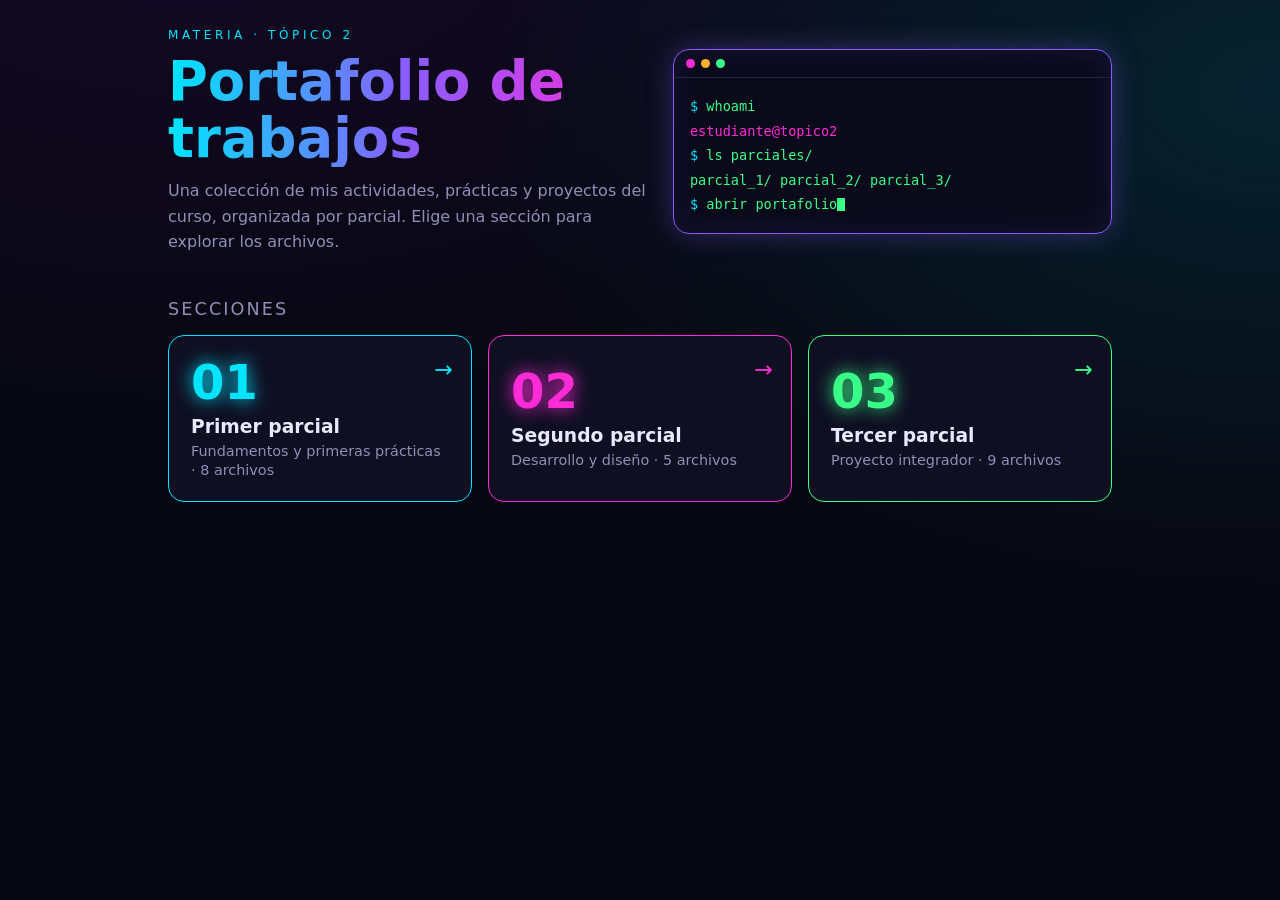
<file: index.html>
<!DOCTYPE html>
<html lang="es">
<head>
<meta charset="UTF-8">
<meta name="viewport" content="width=device-width, initial-scale=1, viewport-fit=cover">
<title>Portafolio · Tópico 2</title>
<style>
:root{--bg:#070711;--panel:#0f0f22;--line:#24244a;--tx:#e8e8ff;--mut:#8f8fb8;
--cy:#00e5ff;--mg:#ff2bd6;--vi:#8a5cff;--gr:#39ff88;--am:#ffb02e;
box-sizing:border-box;padding-top:env(safe-area-inset-top,0px);padding-bottom:env(safe-area-inset-bottom,0px)}
*{box-sizing:border-box}
html{scroll-padding-top:env(safe-area-inset-top,0px)}
body{margin:0;background:radial-gradient(900px 500px at 15% -10%,#2a0f4a55,transparent),radial-gradient(800px 500px at 100% 10%,#00e5ff1f,transparent),var(--bg);color:var(--tx);font-family:"Segoe UI",system-ui,-apple-system,sans-serif;min-height:100vh}
button{font:inherit;cursor:pointer}
.wrap{max-width:980px;margin:0 auto;padding:28px 18px 60px}
/* hero */
.hero{display:grid;gap:22px;align-items:center;grid-template-columns:1.1fr 1fr}
@media(max-width:760px){.hero{grid-template-columns:1fr}}
.tag{color:var(--cy);letter-spacing:.3em;font-size:.75rem;text-transform:uppercase}
h1{font-size:clamp(2rem,6vw,3.4rem);margin:.2em 0;line-height:1.05;background:linear-gradient(90deg,var(--cy),var(--vi),var(--mg));-webkit-background-clip:text;background-clip:text;color:transparent}
.hero p{color:var(--mut);line-height:1.6;margin:0}
.screen{border:1px solid var(--vi);border-radius:16px;background:#0a0a1aee;box-shadow:0 0 28px #8a5cff55,inset 0 0 30px #8a5cff1c;overflow:hidden}
.bar{display:flex;gap:6px;padding:9px 12px;border-bottom:1px solid var(--line)}
.bar i{width:9px;height:9px;border-radius:50%;background:var(--mg)}.bar i:nth-child(2){background:var(--am)}.bar i:nth-child(3){background:var(--gr)}
.term{padding:16px;font-family:Consolas,monospace;font-size:.85rem;line-height:1.8;color:var(--gr)}
.term b{color:var(--cy);font-weight:400}.term em{color:var(--mg);font-style:normal}
.cur{display:inline-block;width:8px;height:1em;background:var(--gr);vertical-align:-2px;animation:blink 1s steps(2) infinite}
@keyframes blink{50%{opacity:0}}
/* secciones */
h2{margin:44px 0 16px;font-size:1.1rem;color:var(--mut);font-weight:500;letter-spacing:.12em;text-transform:uppercase}
.cards{display:grid;gap:16px;grid-template-columns:repeat(auto-fit,minmax(240px,1fr))}
.card{--c:var(--cy);text-align:left;color:var(--tx);background:var(--panel);border:1px solid var(--c);border-radius:16px;padding:22px;position:relative;overflow:hidden;box-shadow:0 0 0 #0000;transition:transform .25s,box-shadow .25s}
.card:hover{transform:translateY(-5px);box-shadow:0 0 26px color-mix(in srgb,var(--c) 45%,transparent)}
.card .n{font-size:3rem;font-weight:800;color:var(--c);text-shadow:0 0 18px var(--c);line-height:1}
.card h3{margin:10px 0 4px}.card span{color:var(--mut);font-size:.9rem}
.card .go{position:absolute;right:18px;top:20px;color:var(--c);font-size:1.4rem;transition:transform .25s}
.card:hover .go{transform:translateX(5px)}
/* lista */
.back{background:none;border:1px solid var(--line);color:var(--tx);padding:8px 14px;border-radius:999px;transition:.2s}
.back:hover{border-color:var(--cy);color:var(--cy)}
.head{display:flex;align-items:center;gap:14px;flex-wrap:wrap;margin:6px 0 22px}
.head h1{font-size:clamp(1.6rem,5vw,2.4rem);margin:0}
.add{margin-left:auto;background:transparent;border:1px dashed var(--gr);color:var(--gr);padding:8px 14px;border-radius:999px}
.add:hover{background:#39ff8818}
.list{display:grid;gap:12px}
.file{display:flex;gap:16px;align-items:center;width:100%;text-align:left;color:var(--tx);background:var(--panel);border:1px solid var(--line);border-radius:14px;padding:14px 16px;transition:.2s}
.file:hover,.file.on{border-color:var(--c);box-shadow:0 0 18px color-mix(in srgb,var(--c) 35%,transparent);transform:translateX(4px)}
.file b{display:block}.file small{color:var(--mut);display:block;margin-top:2px;line-height:1.4}
.file em{margin-left:auto;font-style:normal;font-size:.72rem;color:var(--c);border:1px solid var(--c);border-radius:999px;padding:2px 9px}
.ico{--c:var(--cy);color:var(--c);flex:none;width:44px;height:44px;filter:drop-shadow(0 0 6px var(--c));animation:float 3s ease-in-out infinite}
.file:hover .ico{animation:wiggle .6s ease-in-out infinite}
@keyframes float{50%{transform:translateY(-4px)}}
@keyframes wiggle{25%{transform:rotate(-8deg) scale(1.1)}75%{transform:rotate(8deg) scale(1.1)}}
.t-doc{--c:var(--cy)}.t-png{--c:var(--mg)}.t-jpg{--c:var(--am)}.t-html{--c:var(--vi)}.t-py{--c:var(--gr)}
/* visor */
.viewer{margin-top:22px;border:1px solid var(--c,var(--cy));border-radius:16px;background:#0a0a1a;box-shadow:0 0 30px color-mix(in srgb,var(--c,var(--cy)) 40%,transparent);overflow:hidden;animation:pop .3s ease}
@keyframes pop{from{opacity:0;transform:translateY(14px) scale(.98)}}
.vh{display:flex;align-items:center;gap:10px;padding:10px 14px;border-bottom:1px solid var(--line)}
.vh .ico{width:26px;height:26px;animation:none}
.vh b{overflow:hidden;text-overflow:ellipsis;white-space:nowrap}
.x{margin-left:auto;background:none;border:1px solid var(--mg);color:var(--mg);width:32px;height:32px;border-radius:50%;font-size:1rem;transition:.2s}
.x:hover{background:var(--mg);color:#000;transform:rotate(90deg)}
.vb{max-height:70vh;overflow:auto}
.vb img{display:block;max-width:100%;margin:0 auto}
.vb iframe{width:100%;height:60vh;border:0;background:#fff}
.vb pre{margin:0;padding:16px;color:var(--gr);font-family:Consolas,monospace;font-size:.85rem;line-height:1.6;overflow-x:auto}
.vb .doc{padding:22px;background:#f4f4fb;color:#15152a;line-height:1.6}
.vb .doc h1,.vb .doc h2{color:#3b1d8f;background:none;-webkit-text-fill-color:#3b1d8f;text-transform:none;letter-spacing:0;font-size:1.3rem;margin:0 0 .6em}
.vb .doc table{border-collapse:collapse;margin:.8em 0}.vb .doc td,.vb .doc th{border:1px solid #b9b9d0;padding:5px 9px}.vb .doc img{max-width:100%}
.msg{padding:30px;text-align:center;color:var(--mut)}
.hide{display:none}
@media(prefers-reduced-motion:reduce){*{animation:none!important}}
</style>
</head>
<body>
<div class="wrap">
  <section id="home">
    <div class="hero">
      <div>
        <div class="tag">Materia · Tópico 2</div>
        <h1>Portafolio de trabajos</h1>
        <p>Una colección de mis actividades, prácticas y proyectos del curso, organizada por parcial. Elige una sección para explorar los archivos.</p>
      </div>
      <div class="screen">
        <div class="bar"><i></i><i></i><i></i></div>
        <div class="term">
          <div><b>$</b> whoami</div>
          <div><em>estudiante@topico2</em></div>
          <div><b>$</b> ls parciales/</div>
          <div>parcial_1/ parcial_2/ parcial_3/</div>
          <div><b>$</b> abrir portafolio<span class="cur"></span></div>
        </div>
      </div>
    </div>
    <h2>Secciones</h2>
    <div class="cards" id="cards"></div>
  </section>

  <section id="sec" class="hide">
    <div class="head">
      <button class="back" id="back">← Inicio</button>
      <h1 id="stitle"></h1>
          </div>
    <div class="list" id="list"></div>
    <div id="viewer"></div>
  </section>
</div>

<script>
const ICONS={
doc:'<path d="M14 6h22l10 10v32a4 4 0 0 1-4 4H14a4 4 0 0 1-4-4V10a4 4 0 0 1 4-4z"/><path d="M36 6v10h10M18 26h20M18 33h20M18 40h13"/>',
png:'<rect x="8" y="10" width="48" height="44" rx="6"/><circle cx="22" cy="24" r="4"/><path d="M8 46l16-14 12 10 8-7 12 11"/>',
jpg:'<rect x="8" y="10" width="48" height="44" rx="6"/><circle cx="44" cy="24" r="6"/><path d="M8 48l14-12 10 8 10-6 14 10"/>',
html:'<path d="M22 20L10 32l12 12M42 20l12 12-12 12M36 14L28 50"/>',
py:'<path d="M32 8c-10 0-10 4-10 8v6h12v3H16c-5 0-8 4-8 11s3 11 8 11h4v-7c0-4 3-7 7-7h12c3 0 6-3 6-6V16c0-5-6-8-13-8z"/><path d="M32 56c10 0 10-4 10-8v-6H30v-3h18c5 0 8-4 8-11s-3-11-8-11h-4v7c0 4-3 7-7 7H25c-3 0-6 3-6 6v12c0 5 6 8 13 8z"/>'
};
function icon(t){return '<svg class="ico t-'+t+'" viewBox="0 0 64 64" fill="none" stroke="currentColor" stroke-width="3.5" stroke-linecap="round" stroke-linejoin="round">'+ICONS[t]+'</svg>'}

/* ====== EDITA AQUÍ ======
   Una línea por archivo. file = ruta respecto a index.html (sin espacios ni acentos; respeta mayúsculas).
   type: doc | png | jpg | html | py   (para Word usa .docx) */
const DATA={
1:[
 {type:'doc',title:'Inteligencia',file:'Primer parcial/Inteligencia.docx',desc:'Resumen sobre el video de inteligencia.'},
 {type:'doc',title:'Documental: El dinero no lo es todo',file:'Primer parcial/Documental, el dinero no lo es todo.docx',desc:'Resumen sobre el documental.'},
 {type:'jpg',title:'Infografía: 7 hábitos de la gente altamente productiva',file:'Primer parcial/infografia 7 habitos de la gente altamente productiva (primer parcial).jpg',desc:'Infografía del libro de los 7 hábitos.'},
 {type:'png',title:'Carlos Kasuga',file:'Primer parcial/Carlos kasuga.png',desc:'Infografia sobre Carlos Kasuga.'},
 {type:'png',title:'Yokoi Kenji',file:'Primer parcial/Yokoi Kenji.png',desc:'Infografia sobre Yokoi Kenji.'},
 {type:'html',title:'App 7 hábitos',file:'Primer parcial/app 7 habitos/index.html',desc:'Aplicación web sobre los 7 hábitos de una persona altamente eficiente.'},
 {type:'html',title:'App filosofía México y Japón',file:'Primer parcial/app filosofia mex jap/index.html',desc:'Aplicación web sobre la filosofía de México y Japón.'},
 {type:'py',title:'App análisis estratégico',file:'Primer parcial/app analisis (estatico)/analisis_estrategico.py',desc:'Aplicación en Python de análisis estratégico (FODA, Ishikawa, Pareto, etc.).'}
],
2:[
 {type:'doc',title:'Amazon',file:'Segundo parcial/Amazon.docx',desc:'Resumen del video de Amazon.'},
 {type:'doc',title:'Tabla comparativa',file:'Segundo parcial/Tabla comparativa.docx',desc:'Tabla comparativa de empresarios.'},
 {type:'html',title:'App países',file:'Segundo parcial/app paises.html',desc:'juego de paises.'},
 {type:'html',title:'Código limpio',file:'Segundo parcial/Código limpio.html',desc:'Aplicación web basada en el libro Código limpio.'},
 {type:'html',title:'El cuerpo del empresario ideal',file:'Segundo parcial/El cuerpo del empresario ideal.html',desc:'Aplicación web sobre el cuerpo del empresario ideal.'}
],
3:[
 {type:'doc',title:'Creatividad',file:'Tercer parcial/Creatividad.docx',desc:'creatividad.'},
 {type:'doc',title:'Importancia directiva',file:'Tercer parcial/Importancia directiva.docx',desc:'Resumen importancia directiva.'},
 {type:'html',title:'Arquetipos sistémicos',file:'Tercer parcial/arquetipos-sistemicos.html',desc:'Aplicación web sobre los arquetipos sistémicos.'},
 {type:'html',title:'Los cuatro pilares de la educación',file:'Tercer parcial/Los cuatro pilares de la educación.html',desc:'Aplicación sobre los cuatro pilares de la educación.'},
 {type:'html',title:'Negociación',file:'Tercer parcial/Negociacion.html',desc:'app negociación.'},
 {type:'html',title:'Simulador de negociación',file:'Tercer parcial/Simulador de negociación.html',desc:'Simulador interactivo de negociación.'},
 {type:'html',title:'Taller de la creatividad',file:'Tercer parcial/Taller de la creatividad.html',desc:'App de actividades creativas.'},
 {type:'png',title:'Imagen de arquetipos',file:'Tercer parcial/img1.png',desc:'Imagen usada en la app de arquetipos sistémicos.'},
 {type:'png',title:'Segundo día de exposiciones',file:'Tercer parcial/Segundo dia exposiciones.png',desc:'infografia del segundo día de exposiciones.'}
]
};
const SEC={1:{c:'#00e5ff',t:'Primer parcial',d:'Fundamentos y primeras prácticas'},2:{c:'#ff2bd6',t:'Segundo parcial',d:'Desarrollo y diseño'},3:{c:'#39ff88',t:'Tercer parcial',d:'Proyecto integrador'}};
const $=id=>document.getElementById(id);
let cur=null,openIdx=null,seq=0;

$('cards').innerHTML=[1,2,3].map(n=>'<button class="card" style="--c:'+SEC[n].c+'" data-n="'+n+'"><span class="go">→</span><div class="n">0'+n+'</div><h3>'+SEC[n].t+'</h3><span>'+SEC[n].d+' · '+DATA[n].length+' archivos</span></button>').join('');
$('cards').onclick=e=>{const b=e.target.closest('.card');if(b)showSec(+b.dataset.n)};
$('back').onclick=goHome;
document.addEventListener('keydown',e=>{if(e.key==='Escape')closeViewer()});

function esc(s){return String(s).replace(/[&<>"]/g,c=>({'&':'&amp;','<':'&lt;','>':'&gt;','"':'&quot;'}[c]))}
function showSec(n){cur=n;closeViewer();$('home').classList.add('hide');$('sec').classList.remove('hide');$('stitle').textContent=SEC[n].t;renderList();window.scrollTo(0,0)}
function goHome(){closeViewer();cur=null;$('sec').classList.add('hide');$('home').classList.remove('hide')}
function renderList(){
  $('list').innerHTML=!DATA[cur].length?'<div class="msg">Aún no hay archivos en esta sección.</div>':DATA[cur].map((f,i)=>'<button class="file t-'+f.type+(i===openIdx?' on':'')+'" data-i="'+i+'">'+icon(f.type)+'<span><b>'+esc(f.title)+'</b><small>'+esc(f.desc)+'</small></span><em>.'+f.type+'</em></button>').join('');
}
$('list').onclick=e=>{const b=e.target.closest('.file');if(b)openFile(+b.dataset.i)};
function closeViewer(){seq++;openIdx=null;$('viewer').innerHTML='';if(cur)renderList()}
function loadScript(u){return new Promise((ok,no)=>{const e=document.createElement('script');e.src=u;e.onload=ok;e.onerror=no;document.head.appendChild(e)})}
async function getMammoth(){
  if(window.mammoth)return window.mammoth;
  for(const u of ['https://cdn.jsdelivr.net/npm/mammoth@1.6.0/mammoth.browser.min.js','https://cdnjs.cloudflare.com/ajax/libs/mammoth/1.6.0/mammoth.browser.min.js']){
    try{await loadScript(u);if(window.mammoth)return window.mammoth}catch(e){}
  }
  throw new Error('lib');
}
function msg(t){return '<div class="msg">'+t+'</div>'}
function shell(f,body){return '<div class="viewer t-'+f.type+'"><div class="vh">'+icon(f.type)+'<b>'+esc(f.file.split('/').pop())+'</b><button class="x" id="cl" aria-label="Cerrar">✕</button></div><div class="vb">'+body+'</div></div>'}
async function openFile(i){
  closeViewer();            // cierra la pestaña anterior
  openIdx=i;renderList();
  const f=DATA[cur][i],tok=++seq,url=encodeURI(f.file);
  $('viewer').innerHTML=shell(f,msg('Cargando…'));$('cl').onclick=closeViewer;
  let body;
  try{
    if(f.type==='png'||f.type==='jpg')body='<img src="'+url+'" alt="'+esc(f.title)+'">';
    else if(f.type==='html')body='<iframe sandbox="allow-scripts allow-same-origin" src="'+url+'"></iframe>';
    else if(f.type==='py'){const r=await fetch(url);if(!r.ok)throw 0;body='<pre>'+esc(await r.text())+'</pre>'}
    else if(/\.docx$/i.test(f.file)){const r=await fetch(url);if(!r.ok)throw 0;const buf=await r.arrayBuffer();const m=await getMammoth();let x;try{x=await m.convertToHtml({arrayBuffer:buf})}catch(err){throw new Error('fmt')}body='<div class="doc">'+x.value+'</div>'}
    else body=msg('Los archivos .doc antiguos no se pueden previsualizar. Guárdalo como .docx.');
  }catch(e){
    const k=e&&e.message;let t;
    if(k==='lib')t='No se pudo cargar el lector de Word. Revisa tu conexión a internet.';
    else if(k==='fmt')t='El archivo no es un .docx válido. Si es un .doc antiguo, ábrelo en Word y guárdalo como .docx.';
    else if(location.protocol==='file:')t='El navegador bloquea leer archivos al abrir la página con doble clic. Ábrela desde GitHub Pages o con un servidor local (python -m http.server).';
    else t='No se pudo cargar “'+esc(f.file)+'”. Revisa que el nombre y la ruta coincidan exactamente (mayúsculas, acentos y extensión).';
    body=msg(t+'<p><a href="'+url+'" target="_blank" style="color:var(--cy)">Abrir el archivo en otra pestaña</a></p>');
  }
  if(tok!==seq)return;
  $('viewer').innerHTML=shell(f,body);$('cl').onclick=closeViewer;
  $('viewer').scrollIntoView({behavior:'smooth',block:'nearest'});
}
</script>
</body>
</html>
</file>
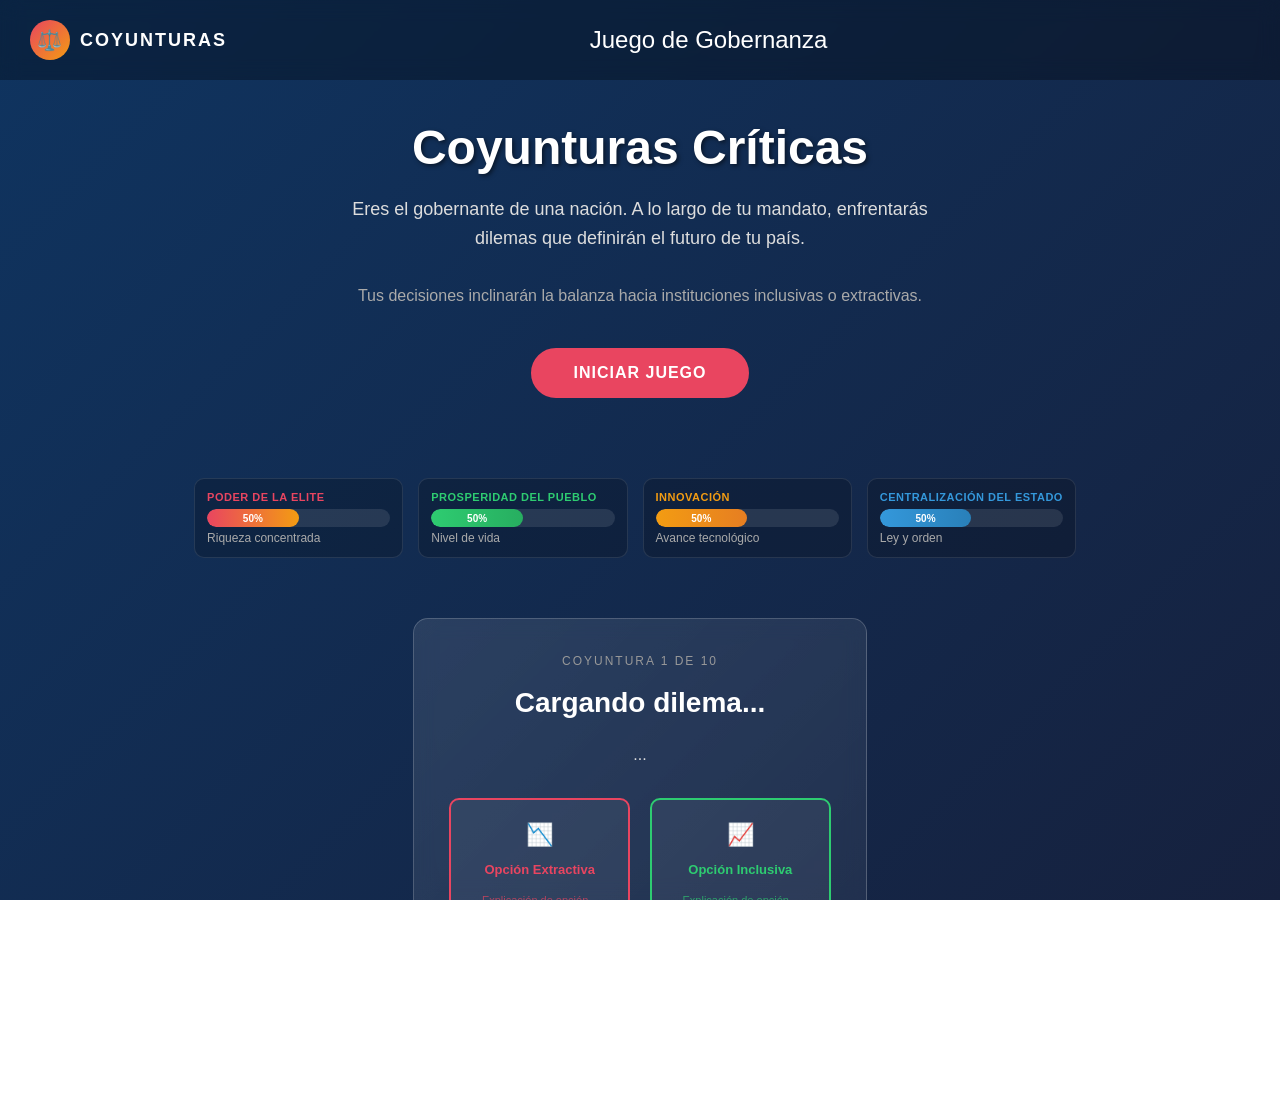
<file: Segundo parcial/app paises.html>
<!DOCTYPE html>
<html lang="es">
<head>
    <meta charset="UTF-8">
    <meta name="viewport" content="width=device-width, initial-scale=1.0">
    <title>Coyunturas Críticas - Juego de Gobernanza</title>
    <style>
        * {
            margin: 0;
            padding: 0;
            box-sizing: border-box;
        }

        body {
            font-family: 'Segoe UI', Tahoma, Geneva, Verdana, sans-serif;
            background: linear-gradient(135deg, #0f3460 0%, #16213e 100%);
            color: #fff;
            min-height: 100vh;
            overflow: hidden;
        }

        html, body {
            width: 100%;
            overflow-x: hidden;
        }

        .container {
            width: 100vw;
            height: 100vh;
            display: flex;
            flex-direction: column;
            position: relative;
        }

        /* Header con Logo */
        .header {
            display: flex;
            justify-content: space-between;
            align-items: center;
            padding: 20px 30px;
            background: rgba(0, 0, 0, 0.3);
            backdrop-filter: blur(10px);
            width: 100%;
            flex-shrink: 0;
        }

        .logo {
            display: flex;
            align-items: center;
            gap: 10px;
            font-size: 18px;
            font-weight: bold;
            letter-spacing: 2px;
        }

        .logo-icon {
            width: 40px;
            height: 40px;
            background: linear-gradient(135deg, #e94560 0%, #f39c12 100%);
            border-radius: 50%;
            display: flex;
            align-items: center;
            justify-content: center;
            font-weight: bold;
            font-size: 20px;
        }

        .title {
            text-align: center;
            font-size: 24px;
            flex: 1;
        }

        .spacer {
            width: 60px;
        }

        /* Pantalla de inicio */
        .screen {
            flex: 1;
            display: none;
            flex-direction: column;
            align-items: center;
            justify-content: center;
            padding: 40px;
            animation: fadeIn 0.6s ease-in;
        }

        .screen.active {
            display: flex;
        }

        @keyframes fadeIn {
            from { opacity: 0; }
            to { opacity: 1; }
        }

        .start-screen {
            text-align: center;
        }

        .start-screen h1 {
            font-size: 48px;
            margin-bottom: 20px;
            text-shadow: 2px 2px 4px rgba(0, 0, 0, 0.5);
        }

        .start-screen p {
            font-size: 18px;
            margin-bottom: 30px;
            color: #ddd;
            max-width: 600px;
            line-height: 1.6;
        }

        .start-screen .subtitle {
            font-size: 16px;
            color: #aaa;
            margin-bottom: 40px;
        }

        .btn {
            padding: 14px 40px;
            font-size: 16px;
            font-weight: bold;
            border: 2px solid #e94560;
            background: #e94560;
            color: white;
            cursor: pointer;
            border-radius: 50px;
            transition: all 0.3s ease;
            text-transform: uppercase;
            letter-spacing: 1px;
        }

        .btn:hover {
            background: #f39c12;
            border-color: #f39c12;
            transform: scale(1.05);
        }

        .btn:active {
            transform: scale(0.98);
        }

        /* Game Screen */
        .game-screen {
            display: flex;
            flex-direction: column;
            gap: 20px;
        }

        .meters {
            display: grid;
            grid-template-columns: repeat(4, 1fr);
            gap: 15px;
            margin-bottom: 20px;
            overflow-y: auto;
            max-height: 140px;
            padding-right: 10px;
        }

        .meters::-webkit-scrollbar {
            width: 6px;
        }

        .meters::-webkit-scrollbar-track {
            background: rgba(255, 255, 255, 0.05);
            border-radius: 10px;
        }

        .meters::-webkit-scrollbar-thumb {
            background: rgba(255, 255, 255, 0.2);
            border-radius: 10px;
        }

        .meter {
            background: rgba(0, 0, 0, 0.2);
            padding: 12px;
            border-radius: 10px;
            border: 1px solid rgba(255, 255, 255, 0.1);
            flex-shrink: 0;
        }

        .meter-label {
            font-size: 11px;
            text-transform: uppercase;
            letter-spacing: 0.5px;
            margin-bottom: 6px;
            font-weight: 600;
        }

        .meter-label.elite {
            color: #e94560;
        }

        .meter-label.prosperity {
            color: #2ecc71;
        }

        .meter-label.innovation {
            color: #f39c12;
        }

        .meter-label.centralization {
            color: #3498db;
        }

        .meter-bar {
            width: 100%;
            height: 18px;
            background: rgba(255, 255, 255, 0.1);
            border-radius: 9px;
            overflow: hidden;
            position: relative;
        }

        .meter-fill {
            height: 100%;
            background: linear-gradient(90deg, #e94560, #f39c12);
            border-radius: 9px;
            transition: width 0.5s ease;
            display: flex;
            align-items: center;
            justify-content: center;
            font-weight: bold;
            font-size: 10px;
        }

        .meter-fill.prosperity-fill {
            background: linear-gradient(90deg, #2ecc71, #27ae60);
        }

        .meter-fill.innovation-fill {
            background: linear-gradient(90deg, #f39c12, #e67e22);
        }

        .meter-fill.centralization-fill {
            background: linear-gradient(90deg, #3498db, #2980b9);
        }

        .meter-value {
            font-size: 12px;
            margin-top: 4px;
            color: #aaa;
        }

        /* Tarjeta de dilema */
        .dilemma-container {
            flex: 1;
            display: flex;
            flex-direction: column;
            align-items: center;
            justify-content: flex-start;
            overflow-y: auto;
            padding: 20px 0;
            perspective: 1000px;
        }

        .dilemma-container::-webkit-scrollbar {
            width: 8px;
        }

        .dilemma-container::-webkit-scrollbar-track {
            background: rgba(255, 255, 255, 0.05);
        }

        .dilemma-container::-webkit-scrollbar-thumb {
            background: rgba(255, 255, 255, 0.2);
            border-radius: 4px;
        }

        .dilemma-container::-webkit-scrollbar-thumb:hover {
            background: rgba(255, 255, 255, 0.3);
        }

        .dilemma-card {
            background: linear-gradient(135deg, rgba(255, 255, 255, 0.1), rgba(255, 255, 255, 0.05));
            backdrop-filter: blur(10px);
            border: 1px solid rgba(255, 255, 255, 0.2);
            border-radius: 15px;
            padding: 35px;
            max-width: 700px;
            text-align: center;
            animation: slideUp 0.5s ease;
            width: 90%;
            margin: 0 auto;
        }

        @keyframes slideUp {
            from {
                opacity: 0;
                transform: translateY(30px);
            }
            to {
                opacity: 1;
                transform: translateY(0);
            }
        }

        .dilemma-number {
            font-size: 12px;
            color: #999;
            text-transform: uppercase;
            letter-spacing: 2px;
            margin-bottom: 15px;
        }

        .dilemma-card h2 {
            font-size: 28px;
            margin-bottom: 20px;
            line-height: 1.4;
        }

        .dilemma-card p {
            font-size: 16px;
            color: #ddd;
            margin-bottom: 30px;
            line-height: 1.6;
        }

        .choices {
            display: grid;
            grid-template-columns: 1fr 1fr;
            gap: 20px;
            margin-bottom: 20px;
        }

        .choice-btn {
            padding: 20px;
            border: 2px solid;
            background: rgba(255, 255, 255, 0.05);
            color: white;
            cursor: pointer;
            border-radius: 10px;
            transition: all 0.3s ease;
            font-size: 13px;
            font-weight: 600;
            line-height: 1.4;
            min-height: auto;
            display: flex;
            flex-direction: column;
            align-items: center;
            justify-content: flex-start;
            gap: 10px;
            text-align: center;
        }

        .choice-btn.extractive {
            border-color: #e94560;
            color: #e94560;
        }

        .choice-btn.extractive:hover {
            background: rgba(233, 69, 96, 0.2);
            transform: translateY(-3px);
        }

        .choice-btn.inclusive {
            border-color: #2ecc71;
            color: #2ecc71;
        }

        .choice-btn.inclusive:hover {
            background: rgba(46, 204, 113, 0.2);
            transform: translateY(-3px);
        }

        .choice-icon {
            font-size: 22px;
        }

        .choice-title {
            font-weight: 700;
            font-size: 13px;
            margin-bottom: 4px;
        }

        .choice-explanation {
            font-size: 11px;
            opacity: 0.7;
            line-height: 1.3;
            font-weight: 400;
        }

        .hint {
            font-size: 10px;
            opacity: 0.5;
            margin-top: 6px;
            text-transform: uppercase;
            letter-spacing: 0.5px;
            font-weight: 500;
        }

        /* Game Over Screen */
        .end-screen {
            text-align: center;
        }

        .end-screen h1 {
            font-size: 44px;
            margin-bottom: 30px;
        }

        .final-stats {
            display: grid;
            grid-template-columns: repeat(2, 1fr);
            gap: 20px;
            margin-bottom: 40px;
            max-width: 800px;
            margin-left: auto;
            margin-right: auto;
        }

        .stat-box {
            background: rgba(255, 255, 255, 0.1);
            padding: 30px;
            border-radius: 10px;
            border: 1px solid rgba(255, 255, 255, 0.2);
        }

        .stat-box h3 {
            font-size: 14px;
            text-transform: uppercase;
            letter-spacing: 2px;
            margin-bottom: 10px;
            color: #aaa;
        }

        .stat-value {
            font-size: 40px;
            font-weight: bold;
            margin-bottom: 10px;
        }

        .stat-box.elite h3 {
            color: #e94560;
        }

        .stat-box.elite .stat-value {
            color: #e94560;
        }

        .stat-box.prosperity h3 {
            color: #2ecc71;
        }

        .stat-box.prosperity .stat-value {
            color: #2ecc71;
        }

        .stat-box.innovation h3 {
            color: #f39c12;
        }

        .stat-box.innovation .stat-value {
            color: #f39c12;
        }

        .stat-box.centralization h3 {
            color: #3498db;
        }

        .stat-box.centralization .stat-value {
            color: #3498db;
        }

        .result-message {
            font-size: 18px;
            margin-bottom: 30px;
            color: #ddd;
            line-height: 1.6;
        }

        .restart-btn {
            padding: 14px 40px;
            font-size: 16px;
            font-weight: bold;
            border: 2px solid #f39c12;
            background: #f39c12;
            color: white;
            cursor: pointer;
            border-radius: 50px;
            transition: all 0.3s ease;
            text-transform: uppercase;
            letter-spacing: 1px;
        }

        .restart-btn:hover {
            background: #e94560;
            border-color: #e94560;
            transform: scale(1.05);
        }

        .progress {
            text-align: center;
            font-size: 14px;
            color: #999;
            margin-top: 20px;
        }

        @media (max-width: 768px) {
            .meters {
                grid-template-columns: repeat(2, 1fr);
                max-height: 200px;
            }

            .choices {
                grid-template-columns: 1fr;
            }

            .dilemma-card {
                padding: 20px;
                width: 95%;
            }

            .dilemma-card h2 {
                font-size: 20px;
            }

            .start-screen h1 {
                font-size: 36px;
            }

            .final-stats {
                grid-template-columns: 1fr;
            }

            .header {
                padding: 15px 20px;
            }

            .title {
                font-size: 18px;
            }
        }
    </style>
</head>
<body>
    <div class="container">
        <div class="header">
            <div class="logo">
                <div class="logo-icon">⚖️</div>
                <span>COYUNTURAS</span>
            </div>
            <div class="title">Juego de Gobernanza</div>
            <div class="spacer"></div>
        </div>

        <!-- Pantalla de Inicio -->
        <div class="screen start-screen active">
            <h1>Coyunturas Críticas</h1>
            <p>Eres el gobernante de una nación. A lo largo de tu mandato, enfrentarás dilemas que definirán el futuro de tu país.</p>
            <p class="subtitle">Tus decisiones inclinarán la balanza hacia instituciones inclusivas o extractivas.</p>
            <button class="btn" onclick="startGame()">Iniciar Juego</button>
        </div>

        <!-- Pantalla de Juego -->
        <div class="screen game-screen">
            <div class="meters">
                <div class="meter">
                    <div class="meter-label elite">Poder de la Elite</div>
                    <div class="meter-bar">
                        <div class="meter-fill" id="eliteBar" style="width: 50%;">50%</div>
                    </div>
                    <div class="meter-value">Riqueza concentrada</div>
                </div>
                <div class="meter">
                    <div class="meter-label prosperity">Prosperidad del Pueblo</div>
                    <div class="meter-bar">
                        <div class="meter-fill prosperity-fill" id="prosperityBar" style="width: 50%;">50%</div>
                    </div>
                    <div class="meter-value">Nivel de vida</div>
                </div>
                <div class="meter">
                    <div class="meter-label innovation">Innovación</div>
                    <div class="meter-bar">
                        <div class="meter-fill innovation-fill" id="innovationBar" style="width: 50%;">50%</div>
                    </div>
                    <div class="meter-value">Avance tecnológico</div>
                </div>
                <div class="meter">
                    <div class="meter-label centralization">Centralización del Estado</div>
                    <div class="meter-bar">
                        <div class="meter-fill centralization-fill" id="centralizationBar" style="width: 50%;">50%</div>
                    </div>
                    <div class="meter-value">Ley y orden</div>
                </div>
            </div>

            <div class="dilemma-container">
                <div class="dilemma-card">
                    <div class="dilemma-number" id="dilemmaNumber">Coyuntura 1 de 10</div>
                    <h2 id="dilemmaTitle">Cargando dilema...</h2>
                    <p id="dilemmaDescript">...</p>
                    <div class="choices">
                        <button class="choice-btn extractive" onclick="chooseLeft()">
                            <div class="choice-icon">📉</div>
                            <div class="choice-title">Opción Extractiva</div>
                            <div class="choice-explanation">Explicación de opción...</div>
                            <div class="hint">Concentra poder</div>
                        </button>
                        <button class="choice-btn inclusive" onclick="chooseRight()">
                            <div class="choice-icon">📈</div>
                            <div class="choice-title">Opción Inclusiva</div>
                            <div class="choice-explanation">Explicación de opción...</div>
                            <div class="hint">Distribuye oportunidades</div>
                        </button>
                    </div>
                </div>
                <div class="progress" id="progress"></div>
            </div>
        </div>

        <!-- Pantalla de Fin -->
        <div class="screen end-screen">
            <h1 id="endTitle">Fin del Mandato</h1>
            <p class="result-message" id="resultMessage"></p>
            <div class="final-stats">
                <div class="stat-box elite">
                    <h3>Poder de la Elite</h3>
                    <div class="stat-value" id="finalElite">50%</div>
                </div>
                <div class="stat-box prosperity">
                    <h3>Prosperidad del Pueblo</h3>
                    <div class="stat-value" id="finalProsperity">50%</div>
                </div>
                <div class="stat-box innovation">
                    <h3>Innovación</h3>
                    <div class="stat-value" id="finalInnovation">50%</div>
                </div>
                <div class="stat-box centralization">
                    <h3>Centralización del Estado</h3>
                    <div class="stat-value" id="finalCentralization">50%</div>
                </div>
            </div>
            <button class="restart-btn" onclick="restartGame()">Jugar de Nuevo</button>
        </div>
    </div>

    <script>
        const allDilemmas = [
            {
                title: "Crisis Agrícola",
                description: "Una sequía golpea a los agricultores. Tienes dos opciones: beneficiar a los grandes terratenientes con subsidios directos, o fortalecer a los pequeños productores con créditos accesibles.",
                left: "Subsidios a terratenientes",
                leftExplain: "Concentra recursos en élite agraria. Reduce caos a corto plazo pero desestimula innovación.",
                right: "Créditos a pequeños productores",
                rightExplain: "Empodera a mayoría rural. Estimula innovación agrícola pero requiere mayor capacidad estatal.",
                leftEffect: { elite: 15, prosperity: -12, innovation: -5, centralization: 3 },
                rightEffect: { elite: -12, prosperity: 15, innovation: 8, centralization: 5 }
            },
            {
                title: "Reforma Tributaria",
                description: "Las grandes corporaciones presionan por menores impuestos. ¿Accedes a sus demandas o refuerzas la recaudación?",
                left: "Reducir impuestos corporativos",
                leftExplain: "Atrae inversión pero socava financiamiento estatal. Favorece a la élite empresarial.",
                right: "Fortalecer recaudación fiscal",
                rightExplain: "Financia servicios públicos. Requiere capacidad administrativa y genera resistencia empresarial.",
                leftEffect: { elite: 18, prosperity: -15, innovation: 5, centralization: -8 },
                rightEffect: { elite: -15, prosperity: 18, innovation: 2, centralization: 12 }
            },
            {
                title: "Educación Superior",
                description: "Presupuesto limitado: ¿Financias universidades privadas de élite o expandes educación pública accesible?",
                left: "Apoyar universidades privadas",
                leftExplain: "Concentra talento en élite. Impulsa innovación de alto nivel pero perpetúa desigualdad.",
                right: "Expandir educación pública",
                rightExplain: "Democratiza oportunidades. Eleva promedio educativo pero requiere inversión estatal sostenida.",
                leftEffect: { elite: 16, prosperity: -10, innovation: 10, centralization: -5 },
                rightEffect: { elite: -10, prosperity: 14, innovation: 6, centralization: 8 }
            },
            {
                title: "Reforma Laboral",
                description: "Los empresarios amenazan mudarse si regularizas los derechos laborales. ¿Cedes o proteges a los trabajadores?",
                left: "Flexibilizar leyes laborales",
                leftExplain: "Retiene inversión pero precariza empleo. Genera inestabilidad social a largo plazo.",
                right: "Fortalecer derechos de trabajadores",
                rightExplain: "Mejora condiciones de vida. Requiere mayor capacidad estatal para aplicar regulaciones.",
                leftEffect: { elite: 20, prosperity: -18, innovation: 3, centralization: -10 },
                rightEffect: { elite: -18, prosperity: 20, innovation: 4, centralization: 14 }
            },
            {
                title: "Acceso a Servicios de Salud",
                description: "¿Implementas un sistema privado competitivo o una cobertura universal de salud?",
                left: "Sistema privado competitivo",
                leftExplain: "Induce competencia e innovación. Deja sin acceso a poblaciones pobres.",
                right: "Cobertura universal de salud",
                rightExplain: "Incluye mayoría. Requiere fuerte capacidad estatal y financiamiento sostenido.",
                leftEffect: { elite: 14, prosperity: -16, innovation: 8, centralization: -6 },
                rightEffect: { elite: -16, prosperity: 17, innovation: 3, centralization: 13 }
            },
            {
                title: "Competencia y Monopolios",
                description: "Familias poderosas controlan industrias clave. ¿Permites consolidación o implementas leyes antimonopolios?",
                left: "Permitir consolidación",
                leftExplain: "Acepta realidad de poder económico. Centraliza riqueza pero puede sofrenr innovación.",
                right: "Aplicar leyes antimonopolios",
                rightExplain: "Fomenta competencia e innovación. Requiere capacidad estatal importante.",
                leftEffect: { elite: 22, prosperity: -20, innovation: -2, centralization: -12 },
                rightEffect: { elite: -20, prosperity: 22, innovation: 12, centralization: 15 }
            },
            {
                title: "Reforma de Tierras",
                description: "Tierra concentrada en pocas manos. ¿Redistribuyes o mantienes el status quo?",
                left: "Respetar propiedad privada",
                leftExplain: "Evita conflicto pero perpetúa desigualdad. Limita innovación rural.",
                right: "Redistribuir tierras ociosas",
                rightExplain: "Empodera campesinos. Genera resistencia de élite terrateniente.",
                leftEffect: { elite: 18, prosperity: -14, innovation: -3, centralization: 5 },
                rightEffect: { elite: -14, prosperity: 16, innovation: 5, centralization: 12 }
            },
            {
                title: "Acceso al Crédito",
                description: "Bancos favorecen a grandes empresas. ¿Obligas inclusión financiera o dejas que operen libremente?",
                left: "Libertad bancaria total",
                leftExplain: "Promueve inversión pero excluye a pequeños emprendedores.",
                right: "Inclusión financiera obligatoria",
                rightExplain: "Democratiza acceso a crédito. Requiere regulación estatal.",
                leftEffect: { elite: 16, prosperity: -12, innovation: 6, centralization: -8 },
                rightEffect: { elite: -12, prosperity: 14, innovation: 4, centralization: 10 }
            },
            {
                title: "Infraestructura Pública",
                description: "Construir carreteras puede beneficiar solo a élites conectadas o servir a toda la población.",
                left: "Proyectos para grandes inversionistas",
                leftExplain: "Conecta centros de poder económico. Deja zonas periféricas aisladas.",
                right: "Infraestructura para comunidades rurales",
                rightExplain: "Integra territorio nacional. Requiere planificación y coordinación estatal.",
                leftEffect: { elite: 17, prosperity: -14, innovation: 7, centralization: -4 },
                rightEffect: { elite: -14, prosperity: 15, innovation: 3, centralization: 11 }
            },
            {
                title: "Instituciones Democráticas",
                description: "¿Fortaleces controles institucionales o concentras poder ejecutivo?",
                left: "Concentrar poder ejecutivo",
                leftExplain: "Acelera decisiones. Erosiona pesos y contrapesos, riesgo de autoritarismo.",
                right: "Fortalecer pesos y contrapesos",
                rightExplain: "Garantiza democracia. Ralentiza pero legitima decisiones.",
                leftEffect: { elite: 20, prosperity: -8, innovation: 2, centralization: 20 },
                rightEffect: { elite: -8, prosperity: 10, innovation: 3, centralization: -15 }
            },
            {
                title: "Tecnología y Regulación",
                description: "Nuevas tecnologías transforman economía. ¿Permites libertad total o regulación?",
                left: "Libertad total para innovadores",
                leftExplain: "Impulsa innovación radical. Genera desempleo tecnológico sin red de contención.",
                right: "Regulación que protege trabajadores",
                rightExplain: "Gestiona transición. Ralentiza innovación pero evita crisis social.",
                leftEffect: { elite: 12, prosperity: -10, innovation: 18, centralization: -12 },
                rightEffect: { elite: -10, prosperity: 12, innovation: 10, centralization: 14 }
            },
            {
                title: "Privatización vs. Servicio Público",
                description: "Servicios esenciales: ¿Privatizas o mantienes como servicio público?",
                left: "Privatizar servicios esenciales",
                leftExplain: "Eficiencia operativa. Costo social alto para poblaciones pobres.",
                right: "Fortalecer servicio público",
                rightExplain: "Inclusión universal. Requiere financiamiento e ingeniería administrativa.",
                leftEffect: { elite: 16, prosperity: -17, innovation: 5, centralization: -10 },
                rightEffect: { elite: -17, prosperity: 16, innovation: 2, centralization: 16 }
            },
            {
                title: "Investigación y Desarrollo",
                description: "¿Inviertes en investigación pública o dependes de sector privado?",
                left: "Depender de innovación privada",
                leftExplain: "Ahorra recursos. Tecnología importada y dependencia externa.",
                right: "Invertir en investigación pública",
                rightExplain: "Construye capacidades nacionales. Inversión costosa a largo plazo.",
                leftEffect: { elite: 10, prosperity: -5, innovation: 5, centralization: -8 },
                rightEffect: { elite: -5, prosperity: 8, innovation: 14, centralization: 10 }
            },
            {
                title: "Migración y Talento",
                description: "Profesionales califcados emigran. ¿Abres puertas a inmigración o restricciones?",
                left: "Restricciones a inmigración",
                leftExplain: "Protege empleos locales. Limita talento y diversidad.",
                right: "Abrir a migración calificada",
                rightExplain: "Atrae talento. Genera competencia con trabajadores locales.",
                leftEffect: { elite: 8, prosperity: -6, innovation: -8, centralization: 10 },
                rightEffect: { elite: -6, prosperity: 5, innovation: 12, centralization: -5 }
            },
            {
                title: "Medios de Comunicación",
                description: "¿Permites libertad total de prensa o ejerces control editorial?",
                left: "Control de narrativa estatal",
                leftExplain: "Controla información. Erosiona democracia y legitimidad.",
                right: "Libertad plena de prensa",
                rightExplain: "Democracia robusta. Crítica puede desestabilizar.",
                leftEffect: { elite: 14, prosperity: -12, innovation: -5, centralization: 25 },
                rightEffect: { elite: -12, prosperity: 10, innovation: 4, centralization: -18 }
            },
            {
                title: "Acceso a Recursos Naturales",
                description: "¿Explota recursos naturales para capturar rentas o los gestiona con cuidado?",
                left: "Explotación máxima de recursos",
                leftExplain: "Ingresos inmediatos. Agotamiento futuro y daño ambiental.",
                right: "Gestión sostenible de recursos",
                rightExplain: "Preserva para futuro. Ingresos menores a corto plazo.",
                leftEffect: { elite: 19, prosperity: 8, innovation: -4, centralization: -8 },
                rightEffect: { elite: -8, prosperity: 6, innovation: 5, centralization: 6 }
            },
            {
                title: "Seguridad y Ejército",
                description: "¿Inviertes en ejército fuerte o en policía comunitaria y prevención?",
                left: "Ejército profesional fuerte",
                leftExplain: "Control territorial. Riesgo de captura por intereses militares.",
                right: "Policía comunitaria y prevención",
                rightExplain: "Seguridad con inclusión. Requiere confianza institucional.",
                leftEffect: { elite: 15, prosperity: -10, innovation: 0, centralization: 22 },
                rightEffect: { elite: -10, prosperity: 12, innovation: 2, centralization: -12 }
            },
            {
                title: "Corrupción e Impunidad",
                description: "¿Tolereas cierto nivel de corrupción o combates sin piedad?",
                left: "Tolerancia pragmática de corrupción",
                leftExplain: "Acepta realidad política. Erosiona instituciones lentamente.",
                right: "Lucha implacable contra corrupción",
                rightExplain: "Fortalece instituciones. Genera conflictos políticos intensos.",
                leftEffect: { elite: 18, prosperity: -20, innovation: -10, centralization: -15 },
                rightEffect: { elite: -20, prosperity: 14, innovation: 6, centralization: 18 }
            },
            {
                title: "Integración Regional",
                description: "¿Te integras a bloques regionales o buscas autonomía máxima?",
                left: "Autonomía máxima",
                leftExplain: "Control total de política. Menos oportunidades comerciales.",
                right: "Integración regional profunda",
                rightExplain: "Mayor comercio e innovación. Menos autonomía política.",
                leftEffect: { elite: 12, prosperity: -8, innovation: 6, centralization: 15 },
                rightEffect: { elite: -8, prosperity: 10, innovation: 10, centralization: -8 }
            }
        ];

        let selectedDilemmas = [];
        let currentDilemma = 0;
        let elitePower = 50;
        let prosperity = 50;
        let innovation = 50;
        let centralization = 50;
        let gameActive = false;

        function shuffleArray(array) {
            const shuffled = [...array];
            for (let i = shuffled.length - 1; i > 0; i--) {
                const j = Math.floor(Math.random() * (i + 1));
                [shuffled[i], shuffled[j]] = [shuffled[j], shuffled[i]];
            }
            return shuffled;
        }

        function startGame() {
            gameActive = true;
            currentDilemma = 0;
            elitePower = 50;
            prosperity = 50;
            innovation = 50;
            centralization = 50;
            selectedDilemmas = shuffleArray(allDilemmas).slice(0, 10);
            showScreen('game-screen');
            loadDilemma();
        }

        function loadDilemma() {
            const dilemma = selectedDilemmas[currentDilemma];
            document.getElementById('dilemmaNumber').textContent = `Coyuntura ${currentDilemma + 1} de 10`;
            document.getElementById('dilemmaTitle').textContent = dilemma.title;
            document.getElementById('dilemmaDescript').textContent = dilemma.description;
            
            const leftBtn = document.querySelectorAll('.choice-btn.extractive')[0];
            const rightBtn = document.querySelectorAll('.choice-btn.inclusive')[0];
            
            // Actualizar solo el contenido interno sin perder los event listeners
            leftBtn.querySelectorAll('.choice-icon')[0].textContent = '📉';
            leftBtn.querySelectorAll('.choice-title')[0].textContent = dilemma.left;
            leftBtn.querySelectorAll('.choice-explanation')[0].textContent = dilemma.leftExplain;
            
            rightBtn.querySelectorAll('.choice-icon')[0].textContent = '📈';
            rightBtn.querySelectorAll('.choice-title')[0].textContent = dilemma.right;
            rightBtn.querySelectorAll('.choice-explanation')[0].textContent = dilemma.rightExplain;
            
            document.getElementById('progress').textContent = `${currentDilemma + 1} de 10 decisiones tomadas`;
            updateMeters();
        }

        function chooseLeft() {
            if (!gameActive) return;
            const effect = selectedDilemmas[currentDilemma].leftEffect;
            applyChoice(effect);
        }

        function chooseRight() {
            if (!gameActive) return;
            const effect = selectedDilemmas[currentDilemma].rightEffect;
            applyChoice(effect);
        }

        function applyChoice(effect) {
            elitePower = Math.max(0, Math.min(100, elitePower + effect.elite));
            prosperity = Math.max(0, Math.min(100, prosperity + effect.prosperity));
            innovation = Math.max(0, Math.min(100, innovation + effect.innovation));
            centralization = Math.max(0, Math.min(100, centralization + effect.centralization));
            
            currentDilemma++;
            
            if (currentDilemma >= 10) {
                endGame();
            } else {
                loadDilemma();
            }
        }

        function updateMeters() {
            document.getElementById('eliteBar').style.width = elitePower + '%';
            document.getElementById('eliteBar').textContent = Math.round(elitePower) + '%';
            document.getElementById('prosperityBar').style.width = prosperity + '%';
            document.getElementById('prosperityBar').textContent = Math.round(prosperity) + '%';
            document.getElementById('innovationBar').style.width = innovation + '%';
            document.getElementById('innovationBar').textContent = Math.round(innovation) + '%';
            document.getElementById('centralizationBar').style.width = centralization + '%';
            document.getElementById('centralizationBar').textContent = Math.round(centralization) + '%';
        }

        function endGame() {
            gameActive = false;
            document.getElementById('finalElite').textContent = Math.round(elitePower) + '%';
            document.getElementById('finalProsperity').textContent = Math.round(prosperity) + '%';
            document.getElementById('finalInnovation').textContent = Math.round(innovation) + '%';
            document.getElementById('finalCentralization').textContent = Math.round(centralization) + '%';

            let title = '';
            let message = '';

            // Escenarios game over basados en valores extremos
            if (elitePower === 0 || prosperity === 0 || innovation === 0 || centralization === 0) {
                if (elitePower === 0) {
                    title = '⚡ Revolución Total';
                    message = 'Has eliminado completamente el poder de la élite. El sistema colapsa en caos revolucionario. La sociedad se reconstruye desde cero, pero con inmenso sufrimiento.';
                } else if (prosperity === 0) {
                    title = '💀 Hambruna y Colapso';
                    message = 'Tu nación ha caído en la más profunda pobreza. El hambre y la enfermedad azotan al pueblo. Tu mandato es recordado como el más desastroso en la historia.';
                } else if (innovation === 0) {
                    title = '🕰️ Estancamiento Medieval';
                    message = 'Tu nación se ha quedado atrás tecnológicamente. Mientras el mundo avanza, tu país vive como siglos atrás. El aislamiento total es inevitable.';
                } else if (centralization === 0) {
                    title = '🌪️ Anarquía Total';
                    message = 'El Estado se ha disuelto completamente. No hay ley, no hay orden. Los señores de la guerra controlan territorios. La sociedad se fragmenta en feudos.';
                }
            } else if (elitePower === 100 || centralization === 100) {
                if (elitePower === 100) {
                    title = '👑 Oligarquía Absoluta';
                    message = 'La élite ha consolidado poder total. Tu nación es una tiranía de facto donde una familia controla todo. La innovación se estanca bajo la rigidez del poder concentrado.';
                } else if (centralization === 100) {
                    title = '🛡️ Autoritarismo Total';
                    message = 'Has construido un Estado totalitario. Ley y orden perfectos, pero al costo de toda libertad. Tu nación es eficiente pero sofocada.';
                }
            } else if (prosperity === 100 && innovation === 100) {
                title = '🚀 Utopía Tecnológica';
                message = 'Has logrado una nación próspera e innovadora. El nivel de vida es extraordinario y la tecnología avanza a ritmo acelerado. Algunos temen que el equilibrio sea frágil.';
            } else if (prosperity > 75 && elitePower < 30 && innovation > 70) {
                title = '🌱 República Innovadora';
                message = 'Has construido una república donde el pueblo prospera y la innovación florece. Las instituciones inclusivas crean un círculo virtuoso. Tu nación es modelo para otros.';
            } else if (prosperity > 70 && elitePower < 40) {
                title = '🌱 República Inclusiva';
                message = 'Has construido instituciones que benefician a la mayoría. Tu nación avanza hacia la prosperidad compartida, aunque enfrenta resistencia de poderes tradicionales.';
            } else if (prosperity > 60 && elitePower < 50 && centralization > 60) {
                title = '⚖️ Orden Progresista';
                message = 'Has logrado un equilibrio: orden institucional fuerte que protege a la mayoría. Las leyes se aplican sin favoritismos. Tu nación es estable y más equitativa.';
            } else if (prosperity > 55 && elitePower < 60 && innovation > 60) {
                title = '⚖️ Equilibrio Dinámico';
                message = 'Tu mandato generó un equilibrio: poder distribuido moderadamente, prosperidad en crecimiento, innovación en movimiento. El futuro es promisorio pero requiere vigilancia.';
            } else if (prosperity < 35 && elitePower > 70) {
                title = '👑 Estado Extractivo';
                message = 'El poder se ha concentrado en pocas manos. Tu nación avanza solo para la élite, mientras la mayoría vive en precariedad. Las instituciones sirven intereses de unos pocos.';
            } else if (prosperity < 40 && elitePower > 60 && centralization < 40) {
                title = '📉 Declive Caótico';
                message = 'Sin orden institucional ni inclusión económica, tu nación cae en declive. La corrupción y la violencia proliferan. El caos se aproxima.';
            } else if (centralization > 75 && prosperity < 50) {
                title = '🔒 Tiranía Ineficaz';
                message = 'Has concentrado poder pero no generado prosperidad. Tu nación es un Estado policial donde la mayoría vive pobremente. La represión es el único orden.';
            } else if (innovation < 40) {
                title = '🕰️ Atraso Institucional';
                message = 'Sin innovación tecnológica, tu nación se queda rezagada. Las decisiones fueron defensivas. El mundo avanza, pero tu nación se estanca.';
            } else if (Math.abs(elitePower - 50) < 15 && Math.abs(prosperity - 50) < 15 && Math.abs(innovation - 50) < 15 && Math.abs(centralization - 50) < 15) {
                title = '🔄 Estancamiento';
                message = 'Tu mandato terminó sin cambios significativos. Fuiste conservador en tus decisiones. El equilibrio se mantiene, pero las oportunidades de transformación fueron perdidas.';
            } else if (prosperity > 60 && centralization > 60) {
                title = '🏛️ Orden Próspero';
                message = 'Has logrado un Estado fuerte que proporciona servicios y estabilidad. El pueblo confía en las instituciones. El crecimiento es moderado pero sólido.';
            } else if (elitePower > 65 && innovation > 65) {
                title = '💎 Oligarquía Innovadora';
                message = 'La élite controla el poder pero impulsa innovación agresiva. Hay prosperidad para algunos y crisis para otros. Las nuevas tecnologías generan disrupción social.';
            } else if (prosperity > 60 && innovation > 65 && centralization < 45) {
                title = '🎨 Sociedad Dinámica';
                message = 'Has creado una nación donde la innovación es libre, el pueblo vive bien, pero el Estado es débil. La energía es palpable, pero también hay desorden.';
            } else {
                title = '⚖️ Legado Mixto';
                message = 'Tu mandato dejó resultados mixtos. Ganadores y perdedores. Progreso en algunos frentes, retroceso en otros. El futuro dependerá de lo que venga después.';
            }

            document.getElementById('endTitle').textContent = title;
            document.getElementById('resultMessage').textContent = message;
            showScreen('end-screen');
        }

        function restartGame() {
            showScreen('start-screen');
        }

        function showScreen(screenName) {
            const screens = document.querySelectorAll('.screen');
            screens.forEach(screen => screen.classList.remove('active'));
            
            const screenMap = {
                'start-screen': document.querySelector('.start-screen'),
                'game-screen': document.querySelector('.game-screen'),
                'end-screen': document.querySelector('.end-screen')
            };
            
            if (screenMap[screenName]) {
                screenMap[screenName].parentElement.classList.add('active');
            }
        }
    </script>
</body>
</html>
</file>
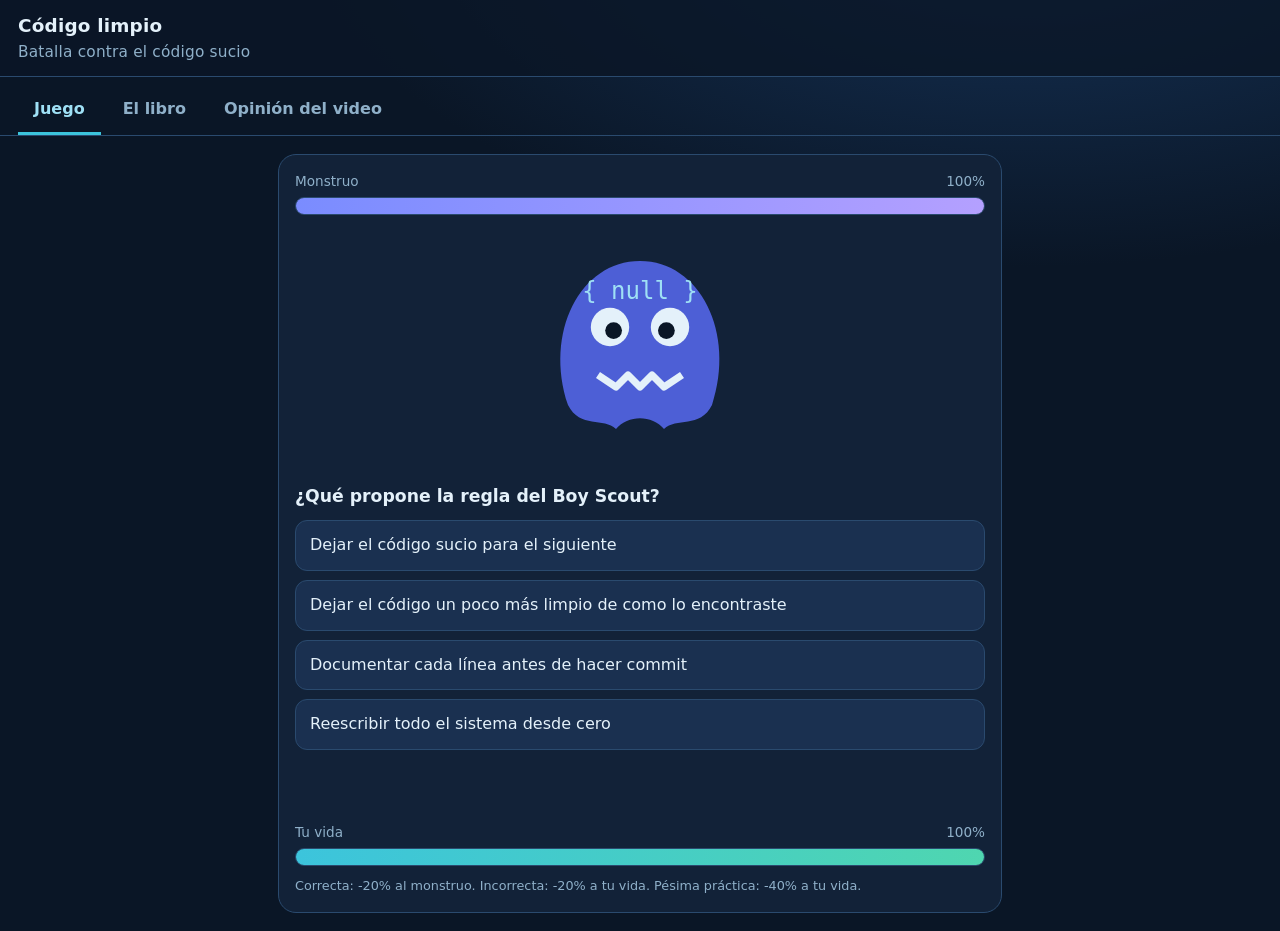
<file: Segundo parcial/Código limpio.html>
<!DOCTYPE html>
<html lang="es">
<head>
<meta charset="utf-8">
<meta name="viewport" content="width=device-width, initial-scale=1, viewport-fit=cover">
<title>Código limpio: Batalla contra el código sucio</title>
<style>
/* ===== CONFIGURACIÓN: cambia estas rutas por tus PNG (o haz clic en la imagen para cargar una) ===== */
:root{
  --bg:#0a1626;--panel:#122238;--panel2:#1a3050;--line:#2a4a6e;--text:#e4f1fa;--muted:#8fb0c9;
  --ice:#9fe0f5;--cyan:#3cc4dc;--indigo:#7a8cff;--ok:#4fd6b0;--warn:#f2b45a;--bad:#ff6b81;
  box-sizing:border-box;padding-top:env(safe-area-inset-top,0px);padding-bottom:env(safe-area-inset-bottom,0px)}
html{scroll-padding-top:env(safe-area-inset-top,0px)}
*{box-sizing:border-box}
body{margin:0;background:radial-gradient(1200px 600px at 80% -10%,#16345a 0%,var(--bg) 60%);color:var(--text);
  font:16px/1.55 "Segoe UI",system-ui,-apple-system,Roboto,sans-serif;min-height:100vh}
header{display:flex;align-items:center;gap:14px;padding:12px 18px;border-bottom:1px solid var(--line);background:#0a1626cc}
header h1{font-size:1.15rem;margin:0;letter-spacing:.2px}
header small{color:var(--muted);display:block;font-weight:400}
nav{display:flex;gap:6px;padding:10px 18px 0;border-bottom:1px solid var(--line);overflow-x:auto}
nav button{background:none;border:0;color:var(--muted);padding:10px 16px;font:inherit;font-weight:600;cursor:pointer;
  border-bottom:3px solid transparent;white-space:nowrap}
nav button[aria-selected=true]{color:var(--ice);border-color:var(--cyan)}
button:focus-visible,.logo:focus-visible,.monster:focus-visible{outline:3px solid var(--indigo);outline-offset:2px}
main{max-width:760px;margin:0 auto;padding:18px}
section[hidden]{display:none}
.bar{height:18px;background:#07101c;border:1px solid var(--line);border-radius:10px;overflow:hidden}
.bar i{display:block;height:100%;width:100%;transition:width .45s ease}
.bar.m i{background:linear-gradient(90deg,#7a8cff,#b4a0ff)}
.bar.p i{background:linear-gradient(90deg,#3cc4dc,#4fd6b0)}
.bar.p.low i{background:linear-gradient(90deg,#f2b45a,#ff6b81)}
.lbl{display:flex;justify-content:space-between;font-size:.85rem;color:var(--muted);margin:0 0 5px}
.arena{background:var(--panel);border:1px solid var(--line);border-radius:18px;padding:16px;position:relative}
.monster{display:block;margin:10px auto 14px;width:min(240px,60%);aspect-ratio:1;object-fit:contain;cursor:pointer}
.monster.hit{animation:hit .35s}
@keyframes hit{25%{transform:translateX(-8px) rotate(-2deg)}75%{transform:translateX(8px) rotate(2deg)}}
.q{margin:18px 0 10px;font-size:1.08rem;font-weight:600}
.opts{display:grid;gap:9px}
.opts button{text-align:left;background:var(--panel2);color:var(--text);border:1px solid var(--line);border-radius:12px;
  padding:12px 14px;font:inherit;cursor:pointer}
.opts button:hover:not(:disabled){border-color:var(--cyan)}
.opts button:disabled{cursor:default}
.opts .good{border-color:var(--ok);background:#12362f}
.opts .meh{border-color:var(--warn);background:#3a2f17}
.opts .awful{border-color:var(--bad);background:#40172a}
.fb{min-height:3.2em;margin:12px 0;font-size:.93rem;color:var(--ice)}
.me{margin-top:6px}
.cta{background:var(--cyan);color:#05212b;border:0;border-radius:12px;padding:12px 20px;font:inherit;font-weight:700;cursor:pointer}
.next{margin-right:8px;background:var(--panel2);color:var(--text);border:1px solid var(--cyan)}
.end{position:absolute;inset:0;background:#0a1626f2;border-radius:18px;display:grid;place-content:center;text-align:center;padding:20px;gap:10px}
.end[hidden]{display:none}
.end h2{margin:0;font-size:1.8rem}
.end p{margin:0 0 6px;color:var(--muted)}
.win h2{color:var(--ok)}.lose h2{color:var(--bad)}
.legend{font-size:.8rem;color:var(--muted);margin-top:10px}
h2.t{font-size:1.4rem;margin:6px 0 4px}
.lead{color:var(--muted);margin:0 0 16px}
.grid{display:grid;gap:12px}
.card{background:var(--panel);border:1px solid var(--line);border-left:4px solid var(--cyan);border-radius:12px;padding:12px 16px}
.card:nth-child(even){border-left-color:var(--indigo)}
.card h3{margin:0 0 4px;font-size:1.02rem;color:var(--ice)}
.card p{margin:0;color:var(--text);font-size:.95rem}
.opinion{background:var(--panel);border:1px solid var(--line);border-radius:16px;padding:18px 20px}
.opinion p{margin:0 0 14px;max-width:70ch}
.opinion strong{color:var(--ice)}
@media (prefers-reduced-motion:reduce){*{animation:none!important;transition:none!important}}
</style>
</head>
<body>
<header>
  <h1>Código limpio<small>Batalla contra el código sucio</small></h1>
</header>
<nav role="tablist" aria-label="Secciones">
  <button role="tab" aria-selected="true" data-t="juego">Juego</button>
  <button role="tab" aria-selected="false" data-t="libro">El libro</button>
  <button role="tab" aria-selected="false" data-t="video">Opinión del video</button>
</nav>
<input type="file" id="fMon" accept="image/png,image/*" hidden>

<main>
<section id="juego">
  <div class="arena">
    <div class="lbl"><span>Monstruo</span><span id="mTxt">100%</span></div>
    <div class="bar m" role="progressbar" aria-label="Vida del monstruo"><i id="mBar"></i></div>
    <img class="monster" id="monster" tabindex="0" alt="Monstruo del mal código (clic para cambiar la imagen PNG)" title="Clic para cambiar la imagen del monstruo">
    <p class="q" id="q" aria-live="polite"></p>
    <div class="opts" id="opts"></div>
    <div class="fb" id="fb" aria-live="polite"></div>
    <div><button class="cta next" id="next" hidden>Siguiente pregunta</button></div>
    <div class="me">
      <div class="lbl"><span>Tu vida</span><span id="pTxt">100%</span></div>
      <div class="bar p" id="pWrap" role="progressbar" aria-label="Tu vida"><i id="pBar"></i></div>
    </div>
    <div class="legend">Correcta: -20% al monstruo. Incorrecta: -20% a tu vida. Pésima práctica: -40% a tu vida.</div>

    <div class="end win" id="win" hidden><h2>¡Victoria!</h2><p>El código quedó limpio y el monstruo se desvaneció.</p><div><button class="cta" data-again>Volver a jugar</button></div></div>
    <div class="end lose" id="lose" hidden><h2>Derrota</h2><p>El código sucio te venció. Repasa el libro e inténtalo otra vez.</p><div><button class="cta" data-again>Volver a jugar</button></div></div>
  </div>
</section>

<section id="libro" hidden>
  <h2 class="t">Lo esencial de «Código limpio»</h2>
  <p class="lead">Robert C. Martin: escribir código que otros puedan leer, entender y cambiar sin miedo.</p>
  <div class="grid">
    <div class="card"><h3>Nombres con significado</h3><p>Los nombres deben revelar intención, evitar desinformación y ser fáciles de buscar y pronunciar.</p></div>
    <div class="card"><h3>Funciones pequeñas</h3><p>Una función hace una sola cosa, en un solo nivel de abstracción, con pocos argumentos y sin efectos secundarios ocultos.</p></div>
    <div class="card"><h3>Comentarios</h3><p>Un comentario suele ser señal de que el código no se explica solo. Es mejor refactorizar que justificar.</p></div>
    <div class="card"><h3>Formato</h3><p>El código se lee de arriba abajo como un periódico. La consistencia y el equipo importan más que el gusto personal.</p></div>
    <div class="card"><h3>Objetos y estructuras de datos</h3><p>Los objetos ocultan datos y exponen comportamiento. La Ley de Deméter evita cadenas de llamadas que expongan detalles internos.</p></div>
    <div class="card"><h3>Manejo de errores</h3><p>Usa excepciones en lugar de códigos de retorno, no devuelvas ni pases null y separa la lógica de negocio del manejo de fallos.</p></div>
    <div class="card"><h3>Pruebas unitarias</h3><p>Las leyes del TDD y la regla F.I.R.S.T.: rápidas, independientes, repetibles, auto-validadas y oportunas.</p></div>
    <div class="card"><h3>Clases y sistemas</h3><p>Las clases deben ser pequeñas y con una sola responsabilidad (SRP). Separa la construcción del sistema de su uso.</p></div>
    <div class="card"><h3>Diseño emergente</h3><p>Un diseño es simple si pasa las pruebas, no tiene duplicación, expresa la intención y minimiza clases y métodos.</p></div>
    <div class="card"><h3>Olores del código</h3><p>Duplicación, código muerto, números mágicos y funciones largas son síntomas de que hace falta refactorizar.</p></div>
    <div class="card"><h3>La regla del Boy Scout</h3><p>Deja el campamento más limpio de como lo encontraste: mejora un poco el código cada vez que lo toques.</p></div>
  </div>
</section>

<section id="video" hidden>
  <h2 class="t">Mi opinión sobre el video</h2>
  <p class="lead">Video: «Lecciones de Negocios, Dinero y Éxito | Dimes y Billetes»</p>
  <div class="opinion" id="opinion"></div>
</section>
</main>

<script>
/* ===== CONFIGURACIÓN EDITABLE ===== */
const MONSTER_SRC = "";   // Ej.: "monstruo.png". Vacío = monstruo de ejemplo.
const OPINION_VIDEO = [
 ["Tener información es tener poder",`El factor principal para ganar en cualquier trato es estar bien preparado y saber más que la otra persona. Esto incluye conocer qué alternativas tiene la contraparte si no cierra el trato contigo (la oferta y la demanda real).`],
 ["La amabilidad abre puertas",`Tratar bien a la gente y ganársela de forma genuina es una herramienta básica pero poderosa que muchos pasan por alto.`],
 ["No todos tienen que emprender por obligación",`Tener un trabajo o empleo fijo es completamente digno y necesario. El emprendimiento implica aguantar caídas duras, soledad y mucho sacrificio personal; si no se tiene ese estómago ni esa pasión, es mejor quedarse en el empleo actual.`],
 ["El mayor error es la falta de preparación básica",`Muchos proyectos fracasan porque los fundadores no saben hacer ni leer un estado de resultados o un balance. Arturo lo compara con un médico: si un cardiólogo no sabe leer un electrocardiograma, se le muere el paciente; si no sabes leer tus números, se te muere el negocio.`],
 ["Cero dinero rápido",`Un negocio requiere paciencia; normalmente no genera ganancias ni recupera la inversión antes de un par de años.`],
 ["El dinero fácil no existe",`Todas las promesas de ganancias exageradas y rápidas son fraudes. La regla de oro es sencilla: a mayor rendimiento prometido, mayor es el riesgo.`],
 ["Poner las finanzas en blanco y negro",`Tanto para un negocio como a nivel personal, no sirve llevar las cuentas de memoria. Hay que anotar en un papel o computadora los ingresos fijos contra los gastos fijos para detectar en qué se está gastando de más y procurar ahorrar entre un 10% y 15%.`],
 ["Invertir seguro",`Para quien tiene el dinero guardado "bajo el colchón", la opción base y más segura en México son los Cetes. De esa tasa hacia arriba, cualquier opción conlleva riesgo real.`],
 ["Cumplir siempre tu palabra",`Una regla esencial en los negocios es no fallar a los acuerdos. Si cumples, los proveedores y socios te respaldan y te abren puertas incluso cuando no tienes capital.`],
 ["El éxito verdadero es la familia",`Arturo recalca que su mayor logro no son las empresas ni el dinero, sino su familia y los valores inculcados (respeto, sencillez, trabajo y cariño).`],
 ["El dinero no da la felicidad",`El dinero ayuda y quita preocupaciones materiales, pero no compra lo esencial y conlleva grandes responsabilidades y agobios.`],
 ["Aprender a usar la Inteligencia Artificial",`Es la tercera gran revolución moderna (junto al internet y los celulares). No todos necesitan programarla, pero cualquier persona o changarro debe aprender a usarla y, sobre todo, saber hacerle las preguntas correctas.`],
 ["Convertir problemas en oportunidades",`Una de las mayores lecciones que ha aprendido de trabajar con Carlos Slim es la capacidad de ver oportunidades gigantescas justo donde otros solo ven broncas.`],
 ["El proyecto social de los Bancos de Alimentos",`Arturo destaca como su mayor motivación actual el crecimiento de bodegas y transporte para rescatar comida antes de que caduque y repartirla a millones de personas con hambre en México.`]
];
const DMG = {monster:20, wrong:20, awful:40};

/* Cada pregunta: ok = correcta, w = dos incorrectas, x = respuesta pésima */
const QS = [
 {q:"¿Cuál es el mejor nombre para una variable que guarda los días desde la última modificación?",ok:"diasDesdeModificacion",w:["d","datosFecha"],x:"temp2",e:"Los nombres deben revelar su intención sin necesidad de comentarios."},
 {q:"¿Cuál es la regla principal sobre el tamaño de las funciones?",ok:"Deben ser pequeñas y hacer una sola cosa",w:["Deben agrupar toda la lógica de un módulo","Deben tener al menos 5 argumentos para ser flexibles"],x:"Cuanto más larga, mejor: así se evitan saltos de lectura",e:"Las funciones pequeñas con una sola responsabilidad son más fáciles de leer, probar y reutilizar."},
 {q:"Tu código necesita un comentario largo para explicar qué hace. ¿Qué haces primero?",ok:"Refactorizar para que el código se explique solo",w:["Añadir más comentarios","Moverlo a otro archivo"],x:"Dejarlo así: si funciona, no se toca",e:"Un comentario suele compensar código poco expresivo. Antes que comentar, refactoriza."},
 {q:"¿Qué es preferible para manejar errores?",ok:"Lanzar excepciones",w:["Devolver códigos de error numéricos","Imprimir el error en consola y continuar"],x:"Ignorar el error con un catch vacío",e:"Las excepciones separan el flujo normal del manejo de errores y no se pueden ignorar por descuido."},
 {q:"¿Qué dice el principio de responsabilidad única (SRP)?",ok:"Una clase debe tener una sola razón para cambiar",w:["Una clase debe tener un solo método","Un programa debe tener una sola clase"],x:"Una clase debe encargarse de todo para no depender de otras",e:"Cada clase debe responder a un único actor o motivo de cambio."},
 {q:"¿Qué haces con los números mágicos como 86400?",ok:"Los reemplazas por constantes con nombre, como SEGUNDOS_POR_DIA",w:["Los explicas con un comentario al final de la línea","Los escribes en un archivo de texto aparte"],x:"Los repites en todos lados: así se ven más claros",e:"Las constantes con nombre expresan intención y se cambian en un solo lugar."},
 {q:"¿Qué significa la F de F.I.R.S.T. en las pruebas unitarias?",ok:"Fast (rápidas)",w:["Flexible","Final"],x:"Fake: pruebas que siempre pasan",e:"Las pruebas lentas se dejan de ejecutar, y entonces dejan de proteger el código."},
 {q:"Encuentras un método con código duplicado en tres lugares. ¿Qué haces?",ok:"Extraer el código común a una función única",w:["Copiar los cambios en los tres lugares","Comentar dos de las copias por si acaso"],x:"Duplicarlo una vez más en el cuarto lugar",e:"La duplicación es la raíz de muchos males del software: elimínala."},
 {q:"¿Qué propone la regla del Boy Scout?",ok:"Dejar el código un poco más limpio de como lo encontraste",w:["Reescribir todo el sistema desde cero","Documentar cada línea antes de hacer commit"],x:"Dejar el código sucio para el siguiente",e:"Pequeñas mejoras constantes evitan que el código se pudra con el tiempo."},
 {q:"¿Qué es lo mejor que puede hacer una función con null?",ok:"No devolverlo ni recibirlo: usar casos especiales o excepciones",w:["Devolverlo siempre que algo falle","Validarlo con un if en cada llamada"],x:"Asumir que nunca llegará null",e:"Devolver null obliga a comprobarlo en todas partes y es una fuente clásica de errores."},
 {q:"¿Qué ayuda más a que las pruebas protejan tu código?",ok:"Mantenerlas limpias y legibles, como el código de producción",w:["Escribirlas solo cuando hay tiempo al final","Hacerlas lo bastante largas para probar muchas cosas a la vez"],x:"Borrar las que fallan",e:"Las pruebas sucias se vuelven un lastre; un conjunto de pruebas limpio permite cambiar el código sin miedo."}
];

const $ = id => document.getElementById(id);
const MON_DEFAULT = "data:image/svg+xml;utf8," + encodeURIComponent(
 `<svg xmlns='http://www.w3.org/2000/svg' viewBox='0 0 200 200'><path d='M40 150c-20-60 10-120 60-120s80 60 60 120c-10 20-30 10-40 20-10-12-30-12-40 0-10-10-30 0-40-20z' fill='#4d5fd6'/><circle cx='75' cy='85' r='16' fill='#e4f1fa'/><circle cx='125' cy='85' r='16' fill='#e4f1fa'/><circle cx='78' cy='88' r='7' fill='#0a1626'/><circle cx='122' cy='88' r='7' fill='#0a1626'/><path d='M65 125l15 10 10-10 10 10 10-10 10 10 15-10' stroke='#e4f1fa' stroke-width='6' fill='none' stroke-linejoin='round'/><text x='100' y='62' font-family='monospace' font-size='20' fill='#9fe0f5' text-anchor='middle'>{ null }</text></svg>`);

/* Pestañas */
document.querySelectorAll("nav button").forEach(b=>b.onclick=()=>{
  document.querySelectorAll("nav button").forEach(x=>x.setAttribute("aria-selected",x===b));
  ["juego","libro","video"].forEach(s=>$(s).hidden = s!==b.dataset.t);
});

/* Monstruo (PNG intercambiable) */
function pick(fileInput, cb){ fileInput.onchange=()=>{ const f=fileInput.files[0]; if(!f) return; const r=new FileReader(); r.onload=()=>cb(r.result); r.readAsDataURL(f); fileInput.value=""; }; fileInput.click(); }
$("monster").src = MONSTER_SRC || MON_DEFAULT;
$("monster").onclick=()=>pick($("fMon"),s=>$("monster").src=s);
$("monster").onkeydown=e=>{ if(e.key==="Enter"){ $("monster").click(); } };
const esc = s => s.replace(/&/g,"&amp;").replace(/</g,"&lt;");
$("opinion").innerHTML = OPINION_VIDEO.map(([t,d])=>"<p><strong>"+esc(t)+":</strong> "+esc(d)+"</p>").join("");

/* Juego */
let mHp, pHp, order, idx, locked;
const shuffle = a => { a=a.slice(); for(let i=a.length-1;i>0;i--){const j=Math.floor(Math.random()*(i+1));[a[i],a[j]]=[a[j],a[i]];} return a; };
function bars(){
  $("mBar").style.width=mHp+"%"; $("mTxt").textContent=mHp+"%";
  $("pBar").style.width=pHp+"%"; $("pTxt").textContent=pHp+"%";
  $("pWrap").classList.toggle("low",pHp<=40);
  $("pWrap").setAttribute("aria-valuenow",pHp); document.querySelector(".bar.m").setAttribute("aria-valuenow",mHp);
}
function start(){
  mHp=100; pHp=100; order=shuffle(QS); idx=0;
  $("win").hidden=true; $("lose").hidden=true; bars(); ask();
}
function ask(){
  locked=false; $("fb").textContent=""; $("next").hidden=true;
  if(idx>=order.length){ order=shuffle(QS); idx=0; }
  const Q=order[idx];
  $("q").textContent=Q.q;
  const opts=shuffle([{t:Q.ok,k:"good"},{t:Q.w[0],k:"meh"},{t:Q.w[1],k:"meh"},{t:Q.x,k:"awful"}]);
  $("opts").innerHTML="";
  opts.forEach(o=>{ const b=document.createElement("button"); b.textContent=o.t; b.dataset.k=o.k; b.onclick=()=>answer(b,Q); $("opts").appendChild(b); });
}
function answer(btn,Q){
  if(locked) return; locked=true;
  const k=btn.dataset.k;
  document.querySelectorAll("#opts button").forEach(b=>{ b.disabled=true; if(b.dataset.k==="good") b.classList.add("good"); });
  if(k==="good"){ mHp=Math.max(0,mHp-DMG.monster); $("fb").textContent="¡Correcto! El monstruo pierde "+DMG.monster+"%. "+Q.e; $("monster").classList.remove("hit"); void $("monster").offsetWidth; $("monster").classList.add("hit"); }
  else if(k==="meh"){ pHp=Math.max(0,pHp-DMG.wrong); btn.classList.add("meh"); $("fb").textContent="Incorrecta. Pierdes "+DMG.wrong+"%. "+Q.e; }
  else { pHp=Math.max(0,pHp-DMG.awful); btn.classList.add("awful"); $("fb").textContent="¡Pésima práctica! Pierdes "+DMG.awful+"%. "+Q.e; }
  bars();
  if(mHp<=0){ setTimeout(()=>{ $("win").hidden=false; $("win").querySelector("button").focus(); },900); return; }
  if(pHp<=0){ setTimeout(()=>{ $("lose").hidden=false; $("lose").querySelector("button").focus(); },900); return; }
  idx++; $("next").hidden=false; $("next").focus();
}
$("next").onclick=ask;
document.querySelectorAll("[data-again]").forEach(b=>b.onclick=start);
start();
</script>
</body>
</html>
</file>
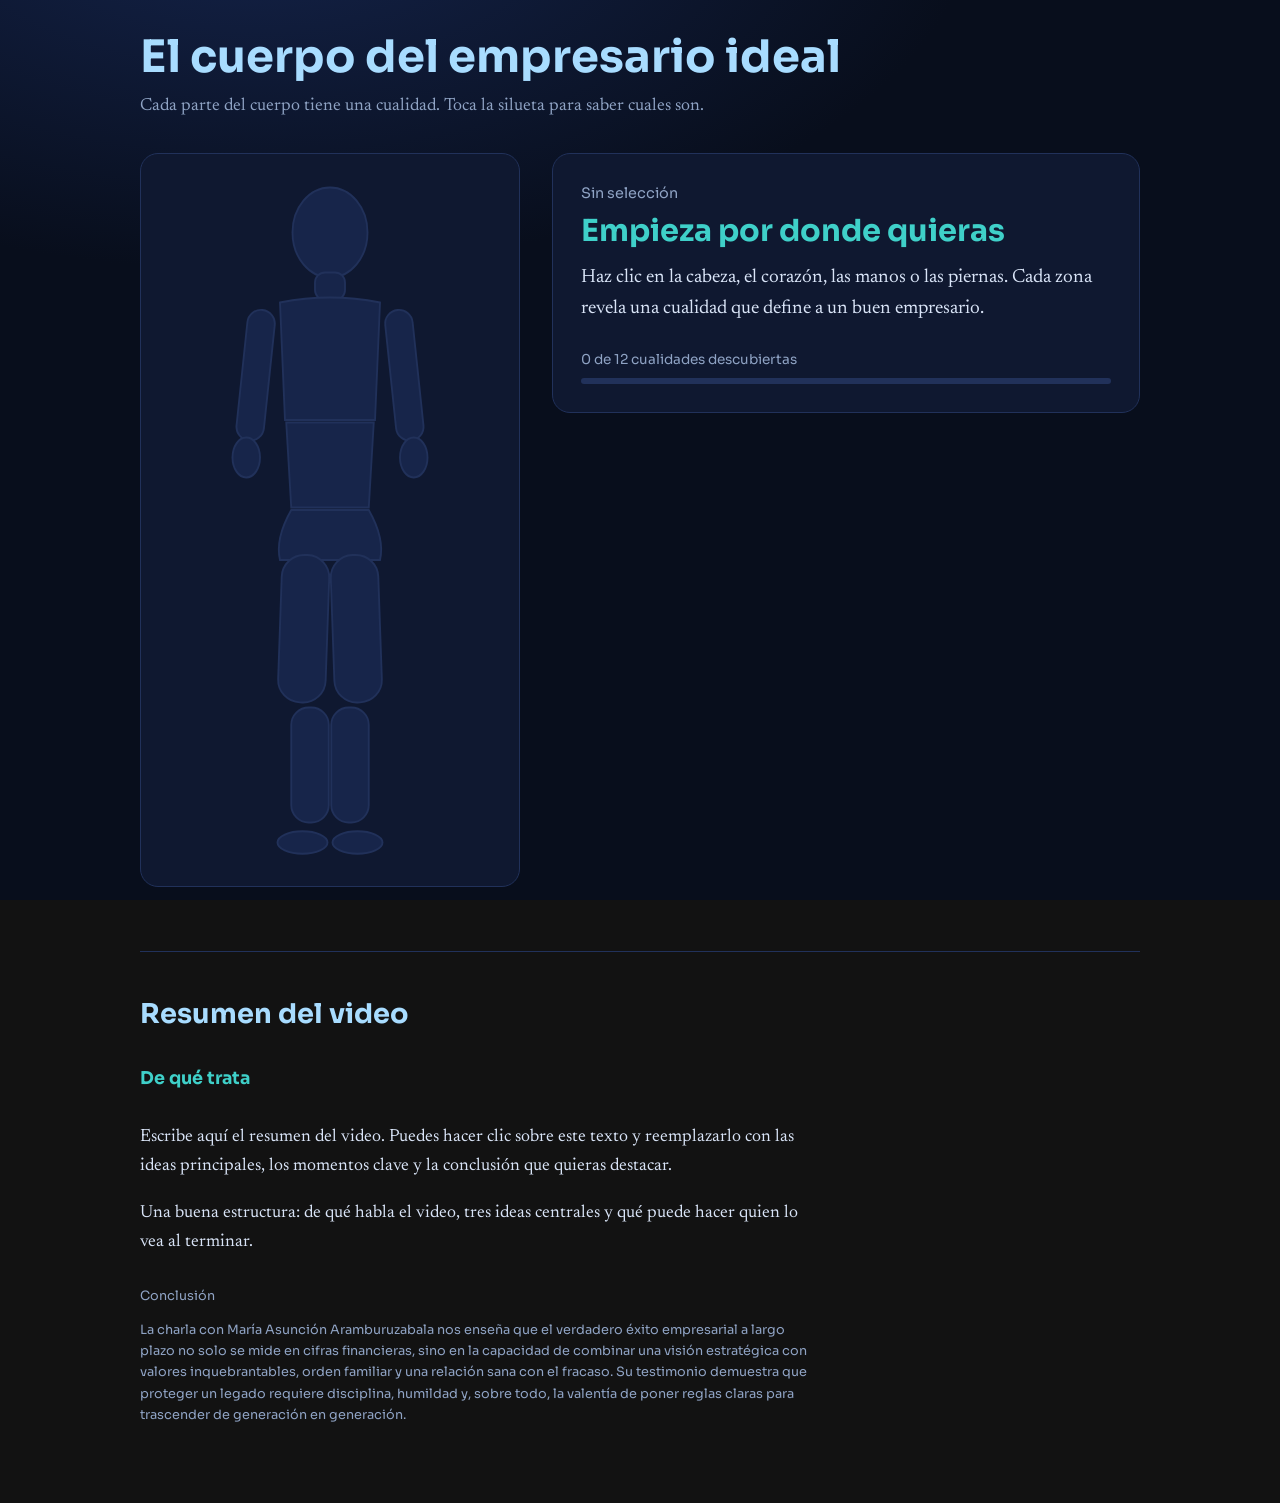
<file: Segundo parcial/El cuerpo del empresario ideal.html>
<!DOCTYPE html>
<html lang="es">
<head>
<meta charset="utf-8">
<meta name="viewport" content="width=device-width, initial-scale=1, viewport-fit=cover">
<title>El cuerpo del empresario ideal</title>
<link rel="stylesheet" href="https://fonts.googleapis.com/css2?family=Sora:wght@400;600;700&family=Newsreader:ital,wght@0,400;0,600;1,400&display=swap">
<style>
:root{
  box-sizing:border-box;
  padding-top:env(safe-area-inset-top,0px);
  padding-bottom:env(safe-area-inset-bottom,0px);
  --bg:#080e1c; --panel:#0f1830; --line:#21315a; --body:#17254a; --body-hover:#2a4a8a;
  --ice:#a8dcff; --teal:#3fd0c9; --indigo:#7b88ff; --text:#d9e4f7; --muted:#8fa3c4;
  color-scheme:dark;
}
html{scroll-padding-top:env(safe-area-inset-top,0px)}
*,*::before,*::after{box-sizing:inherit}
body{margin:0;background:radial-gradient(1200px 600px at 20% -10%,#14234a 0%,var(--bg) 60%) fixed;color:var(--text);font-family:'Newsreader',Georgia,serif;font-size:1.1rem;line-height:1.65}
h1,h2,h3,.ui{font-family:'Sora','Segoe UI',system-ui,sans-serif}
main{max-width:1040px;margin:0 auto;padding:2rem 1.25rem 4rem}
header h1{font-size:clamp(1.8rem,4.5vw,2.8rem);line-height:1.15;margin:0 0 .5rem;color:var(--ice);font-weight:700}
header p{margin:0;color:var(--muted);max-width:60ch}
.stage{display:grid;grid-template-columns:minmax(260px,380px) 1fr;gap:2rem;align-items:start;margin-top:2rem}
.figure{background:var(--panel);border:1px solid var(--line);border-radius:18px;padding:1rem;display:flex;justify-content:center}
svg{width:100%;max-width:300px;height:auto;display:block}
.part{fill:var(--body);stroke:var(--line);stroke-width:1.5;cursor:pointer;transition:fill .2s,filter .2s;outline:none}
.part:hover,.part:focus-visible{fill:var(--body-hover)}
.part.seen{stroke:var(--indigo)}
.part.active{fill:var(--teal);stroke:var(--ice);filter:drop-shadow(0 0 8px rgba(63,208,201,.6))}
.part:focus-visible{stroke:var(--ice);stroke-width:3}
.panel{background:var(--panel);border:1px solid var(--line);border-radius:18px;padding:1.75rem;position:sticky;top:1rem;min-height:260px}
.panel .where{font-family:'Sora',sans-serif;font-size:.9rem;color:var(--muted);margin:0 0 .5rem}
.panel h2{margin:0 0 .75rem;font-size:1.9rem;color:var(--teal);line-height:1.2}
.panel p.msg{margin:0;font-size:1.2rem}
.panel.pop{animation:pop .35s ease}
@keyframes pop{from{opacity:.2;transform:translateY(6px)}to{opacity:1;transform:none}}
.progress{margin-top:1.5rem;font-family:'Sora',sans-serif;font-size:.85rem;color:var(--muted)}
.bar{height:6px;background:var(--line);border-radius:6px;margin-top:.4rem;overflow:hidden}
.bar i{display:block;height:100%;width:0;background:linear-gradient(90deg,var(--indigo),var(--teal));transition:width .3s}
.video{margin-top:4rem;border-top:1px solid var(--line);padding-top:2.5rem}
.video h2{font-size:1.7rem;color:var(--ice);margin:0 0 1.25rem}
.frame{aspect-ratio:16/9;width:100%;background:var(--panel);border:2px dashed var(--line);border-radius:18px;display:grid;place-items:center;overflow:hidden;text-align:center;color:var(--muted)}
.frame video,.frame iframe{width:100%;height:100%;border:0;background:#000}
.frame label{cursor:pointer;font-family:'Sora',sans-serif;font-size:.95rem;display:inline-block;margin-top:.75rem;padding:.6rem 1.1rem;border-radius:999px;background:var(--body);color:var(--ice);border:1px solid var(--indigo)}
.frame label:hover,.frame label:focus-within{background:var(--body-hover)}
.frame input{position:absolute;opacity:0;width:1px;height:1px}
.summary{margin-top:1.75rem;max-width:68ch}
.summary h3{margin:0 0 .5rem;font-size:1.1rem;color:var(--teal)}
.summary div[contenteditable]{outline:none;border-radius:8px;padding:.25rem .5rem;margin:0 -.5rem}
.summary div[contenteditable]:focus{background:var(--panel);box-shadow:0 0 0 1px var(--line)}
.hint{font-family:'Sora',sans-serif;font-size:.8rem;color:var(--muted);margin-top:.5rem}
@media(max-width:760px){.stage{grid-template-columns:1fr}.panel{position:static;order:-1}}
@media(prefers-reduced-motion:reduce){*{animation:none!important;transition:none!important}}
</style>
</head>
<body>
<main>
<header>
  <h1>El cuerpo del empresario ideal</h1>
  <p>Cada parte del cuerpo tiene una cualidad. Toca la silueta para saber cuales son.</p>
</header>

<section class="stage">
  <div class="figure">
    <svg viewBox="0 0 240 560" role="group" aria-label="Silueta de cuerpo humano">
      <ellipse class="part" data-k="cabeza" tabindex="0" role="button" aria-label="Cabeza" cx="120" cy="50" rx="30" ry="36"/>
      <rect class="part" data-k="cuello" tabindex="0" role="button" aria-label="Cuello" x="108" y="82" width="24" height="22" rx="8"/>
      <path class="part" data-k="pecho" tabindex="0" role="button" aria-label="Pecho" d="M80 106 Q120 98 160 106 L156 200 L84 200 Z"/>
      <path class="part" data-k="abdomen" tabindex="0" role="button" aria-label="Abdomen" d="M85 202 L155 202 L151 270 L89 270 Z"/>
      <path class="part" data-k="caderas" tabindex="0" role="button" aria-label="Caderas" d="M89 272 L151 272 Q164 295 160 312 L80 312 Q76 295 89 272 Z"/>
      <rect class="part" data-k="brazoI" tabindex="0" role="button" aria-label="Brazo izquierdo" x="-11" y="0" width="22" height="105" rx="11" transform="translate(66,112) rotate(6)"/>
      <rect class="part" data-k="brazoD" tabindex="0" role="button" aria-label="Brazo derecho" x="-11" y="0" width="22" height="105" rx="11" transform="translate(174,112) rotate(-6)"/>
      <ellipse class="part" data-k="manoI" tabindex="0" role="button" aria-label="Mano izquierda" cx="53" cy="230" rx="11" ry="16"/>
      <ellipse class="part" data-k="manoD" tabindex="0" role="button" aria-label="Mano derecha" cx="187" cy="230" rx="11" ry="16"/>
      <rect class="part" data-k="muslos" tabindex="0" role="button" aria-label="Muslo izquierdo" x="-19" y="0" width="38" height="118" rx="18" transform="translate(101,308) rotate(2)"/>
      <rect class="part" data-k="muslos" tabindex="0" role="button" aria-label="Muslo derecho" x="-19" y="0" width="38" height="118" rx="18" transform="translate(139,308) rotate(-2)"/>
      <rect class="part" data-k="pantorrillas" tabindex="0" role="button" aria-label="Pantorrilla izquierda" x="-15" y="0" width="30" height="92" rx="14" transform="translate(104,430)"/>
      <rect class="part" data-k="pantorrillas" tabindex="0" role="button" aria-label="Pantorrilla derecha" x="-15" y="0" width="30" height="92" rx="14" transform="translate(136,430)"/>
      <ellipse class="part" data-k="pies" tabindex="0" role="button" aria-label="Pie izquierdo" cx="98" cy="538" rx="20" ry="9"/>
      <ellipse class="part" data-k="pies" tabindex="0" role="button" aria-label="Pie derecho" cx="142" cy="538" rx="20" ry="9"/>
    </svg>
  </div>

  <aside class="panel" id="panel" aria-live="polite">
    <p class="where" id="where">Sin selección</p>
    <h2 id="title">Empieza por donde quieras</h2>
    <p class="msg" id="msg">Haz clic en la cabeza, el corazón, las manos o las piernas. Cada zona revela una cualidad que define a un buen empresario.</p>
    <div class="progress"><span id="count">0 de 11 cualidades descubiertas</span><div class="bar"><i id="fill"></i></div></div>
  </aside>
</section>

<section class="video">
  <h2>Resumen del video</h2>

  <div class="summary">
    <h3>De qué trata</h3>
    <div contenteditable="true" spellcheck="true" id="resumen">
      <p>Escribe aquí el resumen del video. Puedes hacer clic sobre este texto y reemplazarlo con las ideas principales, los momentos clave y la conclusión que quieras destacar.</p>
      <p>Una buena estructura: de qué habla el video, tres ideas centrales y qué puede hacer quien lo vea al terminar.</p>
    </div>
    <p class="hint">Conclusión<p class="hint">La charla con María Asunción Aramburuzabala nos enseña que el verdadero éxito empresarial a largo plazo no solo se mide en cifras financieras, sino en la capacidad de combinar una visión estratégica con valores inquebrantables, orden familiar y una relación sana con el fracaso. Su testimonio demuestra que proteger un legado requiere disciplina, humildad y, sobre todo, la valentía de poner reglas claras para trascender de generación en generación.</p>
  </div>
</section>
</main>

<script>
// Para incrustar un video fijo, escribe aquí su dirección (archivo .mp4 o enlace embed) y se mostrará en lugar del espacio vacío.
var VIDEO_SRC = "";

var Q = {
  cabeza:{n:"Cabeza",t:"Visión",m:"Ve oportunidades donde otros solo ven problemas y sabe imaginar el negocio de aquí a cinco años."},
  cuello:{n:"Cuello",t:"Comunicación",m:"Sostiene la cabeza y conecta con el cuerpo: explica sus ideas con claridad a clientes, socios y equipo."},
  pecho:{n:"Pecho",t:"Pasión",m:"Ama lo que construye. Esa energía contagia al equipo y lo sostiene cuando el camino se complica."},
  abdomen:{n:"Abdomen",t:"Resiliencia",m:"Tiene temple para caer, aprender y volver a empezar. El fracaso es información, no una sentencia."},
  caderas:{n:"Caderas",t:"Disciplina financiera",m:"Es la base del equilibrio: controla gastos, mide resultados y toma decisiones con números, no con corazonadas."},
  brazoI:{n:"Brazo izquierdo",t:"Liderazgo",m:"Guía con el ejemplo, inspira confianza y sabe sacar lo mejor de cada persona."},
  brazoD:{n:"Brazo derecho",t:"Capacidad de ejecución",m:"Convierte las ideas en acciones concretas, con fechas y responsables."},
  manoI:{n:"Mano izquierda",t:"Generosidad",m:"Delega, reconoce el mérito ajeno y comparte el éxito con quienes lo hicieron posible."},
  manoD:{n:"Mano derecha",t:"Negociación",m:"Busca acuerdos donde todos ganan y construye relaciones de largo plazo."},
  muslos:{n:"Muslos",t:"Constancia",m:"Avanza todos los días, incluso cuando nadie aplaude. Los grandes resultados llegan con persistencia."},
  pantorrillas:{n:"Pantorrillas",t:"Adaptabilidad",m:"Cambia de rumbo con rapidez cuando el mercado se mueve y aprende nuevas habilidades sin resistirse."},
  pies:{n:"Pies",t:"Iniciativa",m:"Da el primer paso sin esperar condiciones perfectas. Empezar es la decisión más difícil."}
};
var TOTAL = Object.keys(Q).length, seen = {};
var $ = function(id){return document.getElementById(id)};
$("count").textContent = "0 de " + TOTAL + " cualidades descubiertas";

function pick(k){
  var q = Q[k]; if(!q) return;
  document.querySelectorAll(".part").forEach(function(p){
    p.classList.toggle("active", p.dataset.k === k);
    if(p.dataset.k === k) p.classList.add("seen");
  });
  seen[k] = 1;
  $("where").textContent = q.n;
  $("title").textContent = q.t;
  $("msg").textContent = q.m;
  var n = Object.keys(seen).length;
  $("count").textContent = n + " de " + TOTAL + " cualidades descubiertas";
  $("fill").style.width = (n / TOTAL * 100) + "%";
  var p = $("panel"); p.classList.remove("pop"); void p.offsetWidth; p.classList.add("pop");
  if(window.matchMedia("(max-width:760px)").matches) p.scrollIntoView({behavior:"smooth",block:"nearest"});
}
document.querySelectorAll(".part").forEach(function(p){
  p.addEventListener("click", function(){pick(p.dataset.k)});
  p.addEventListener("keydown", function(e){ if(e.key==="Enter"||e.key===" "){e.preventDefault();pick(p.dataset.k)} });
});

function showVideo(src, isEmbed){
  var f = $("frame");
  f.style.border = "0";
  f.innerHTML = isEmbed
    ? '<iframe src="'+src+'" allowfullscreen title="Video"></iframe>'
    : '<video src="'+src+'" controls playsinline></video>';
}
if(VIDEO_SRC) showVideo(VIDEO_SRC, !/\.(mp4|webm|ogg)(\?|$)/i.test(VIDEO_SRC));
$("file").addEventListener("change", function(e){
  var f = e.target.files[0]; if(f) showVideo(URL.createObjectURL(f), false);
});
</script>
</body>
</html>
</file>
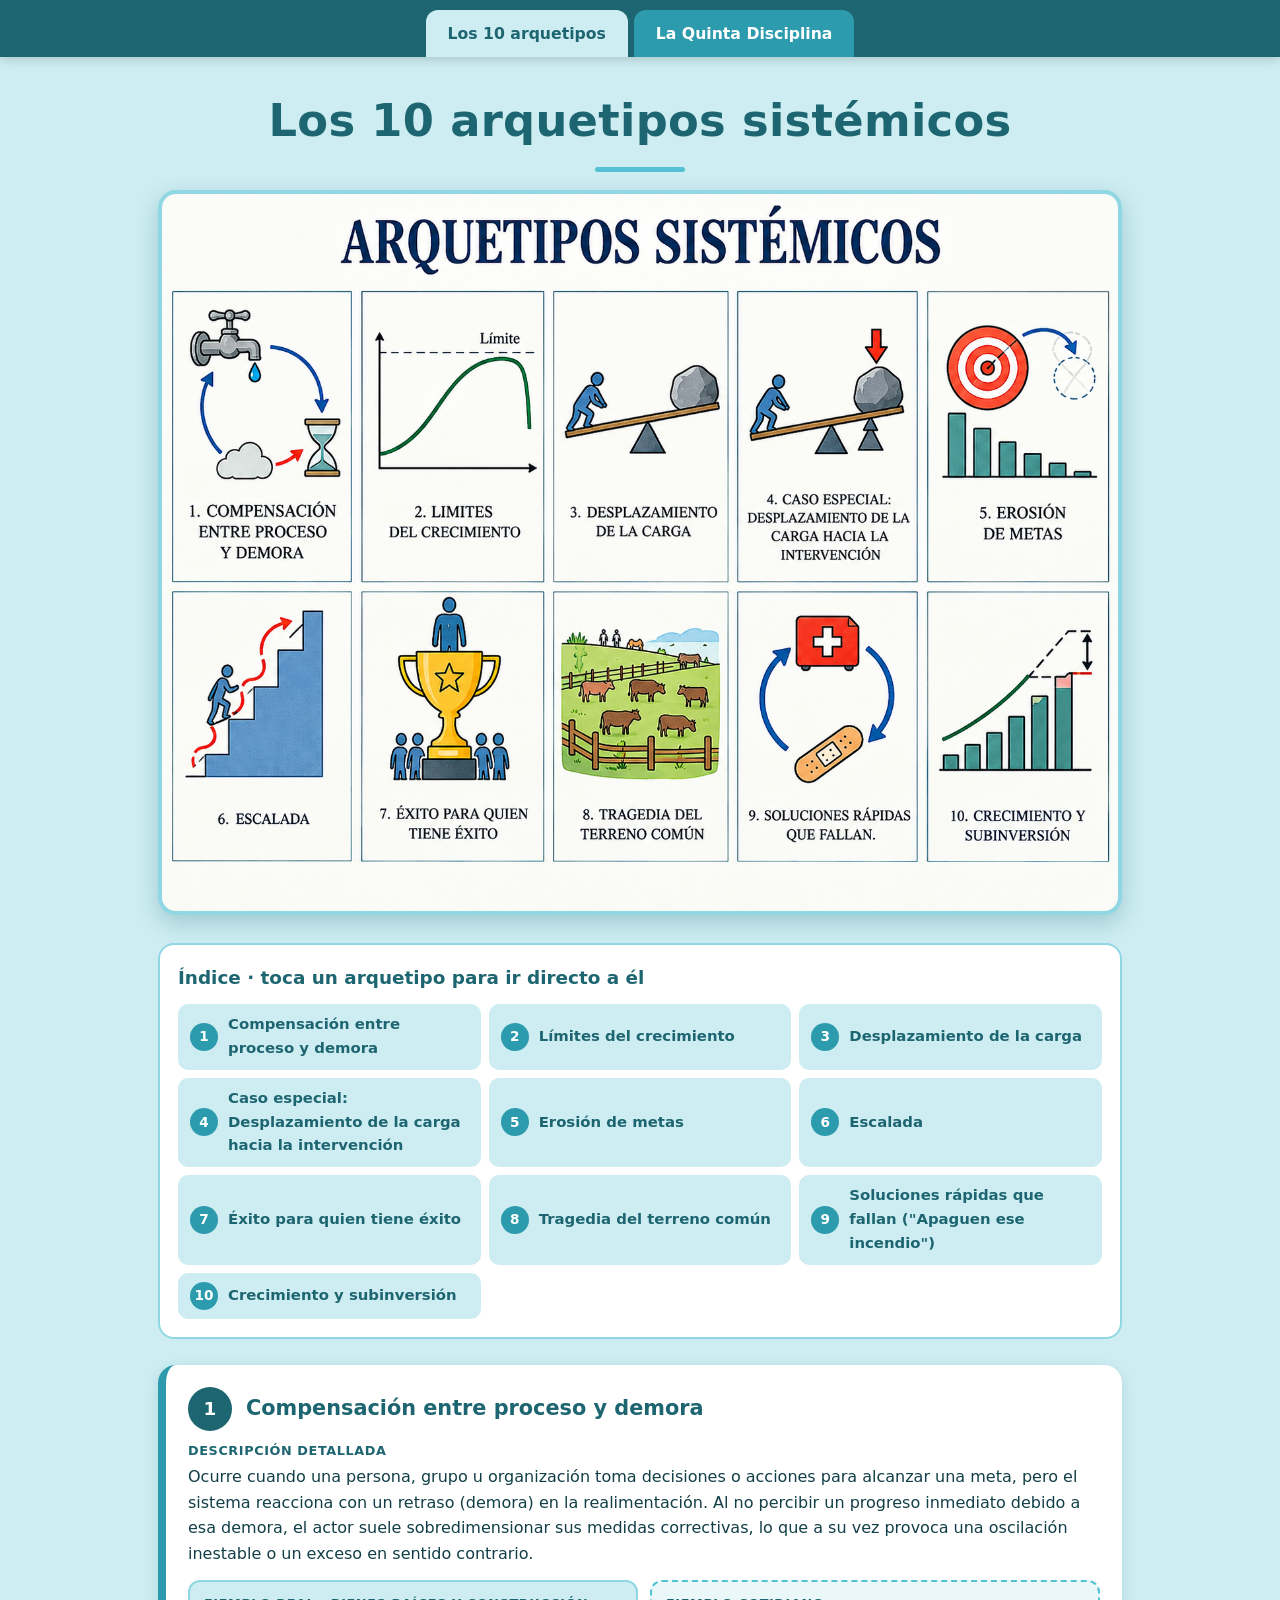
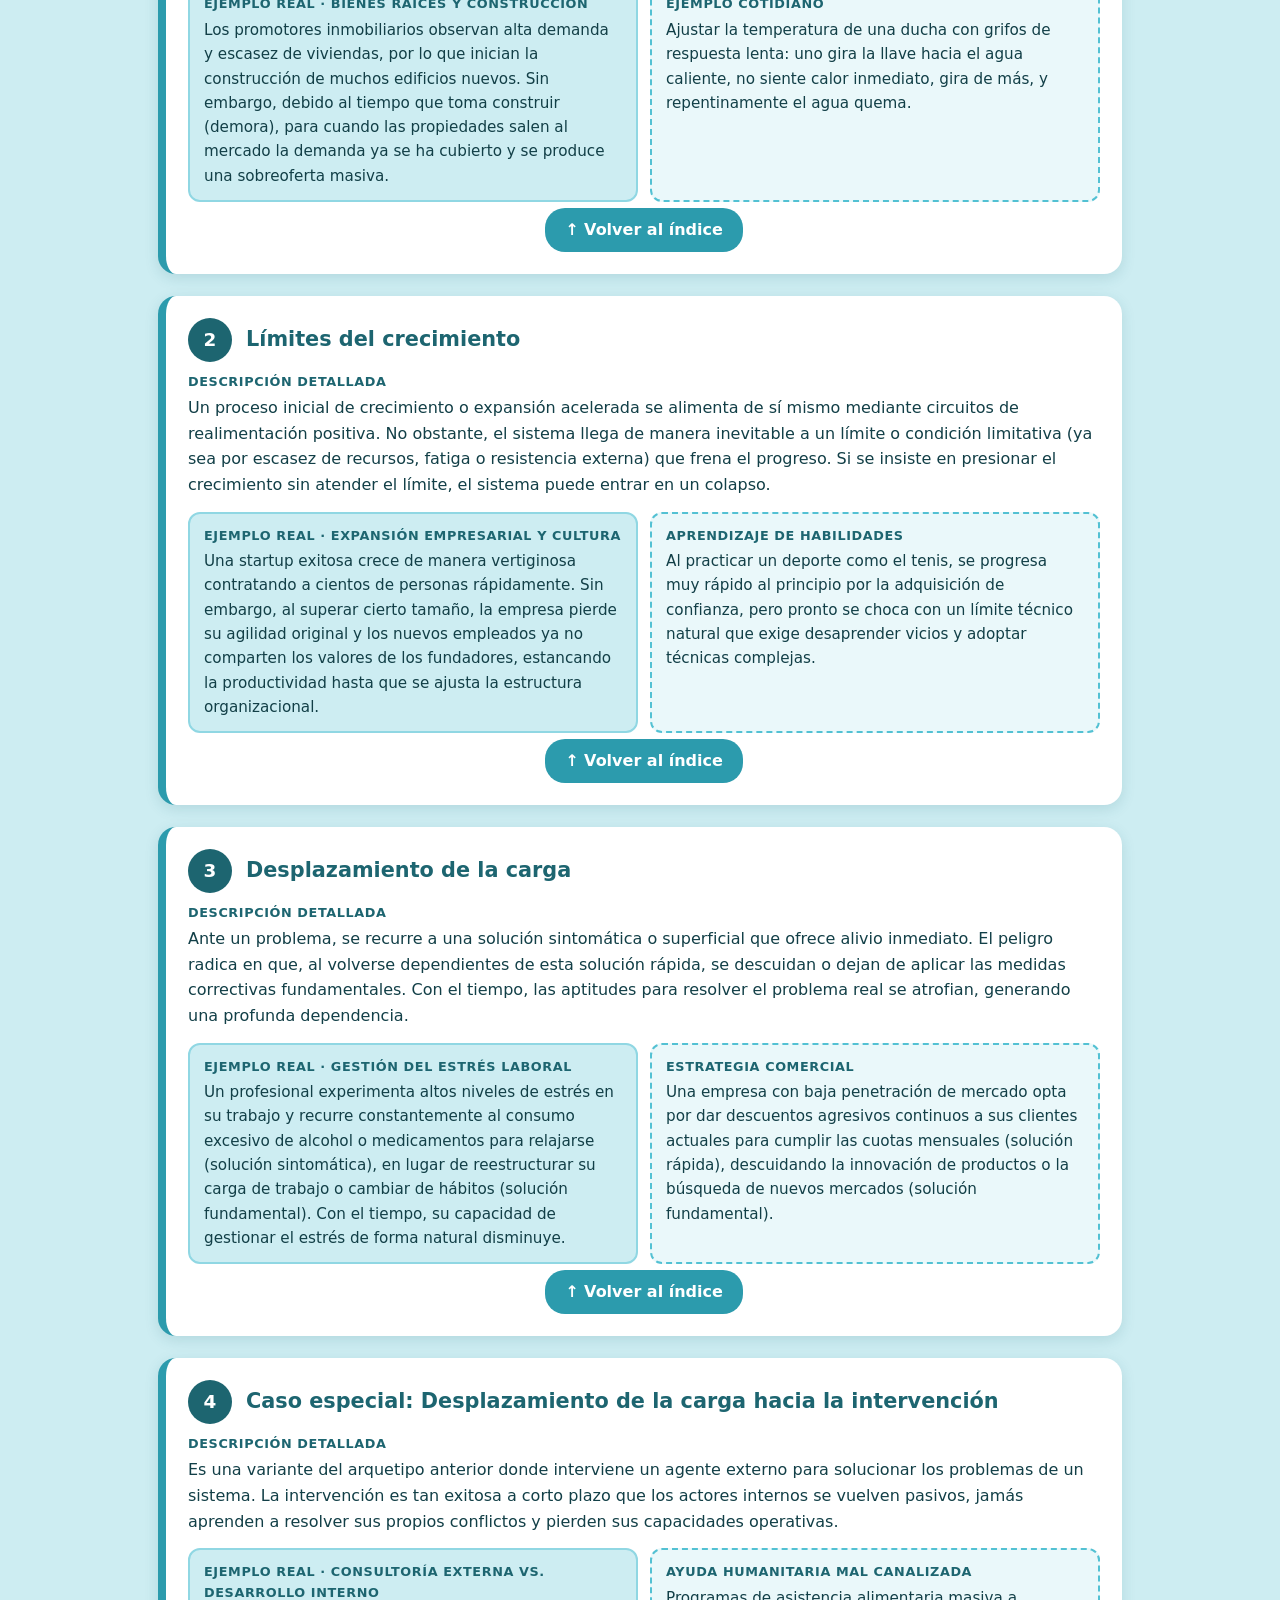
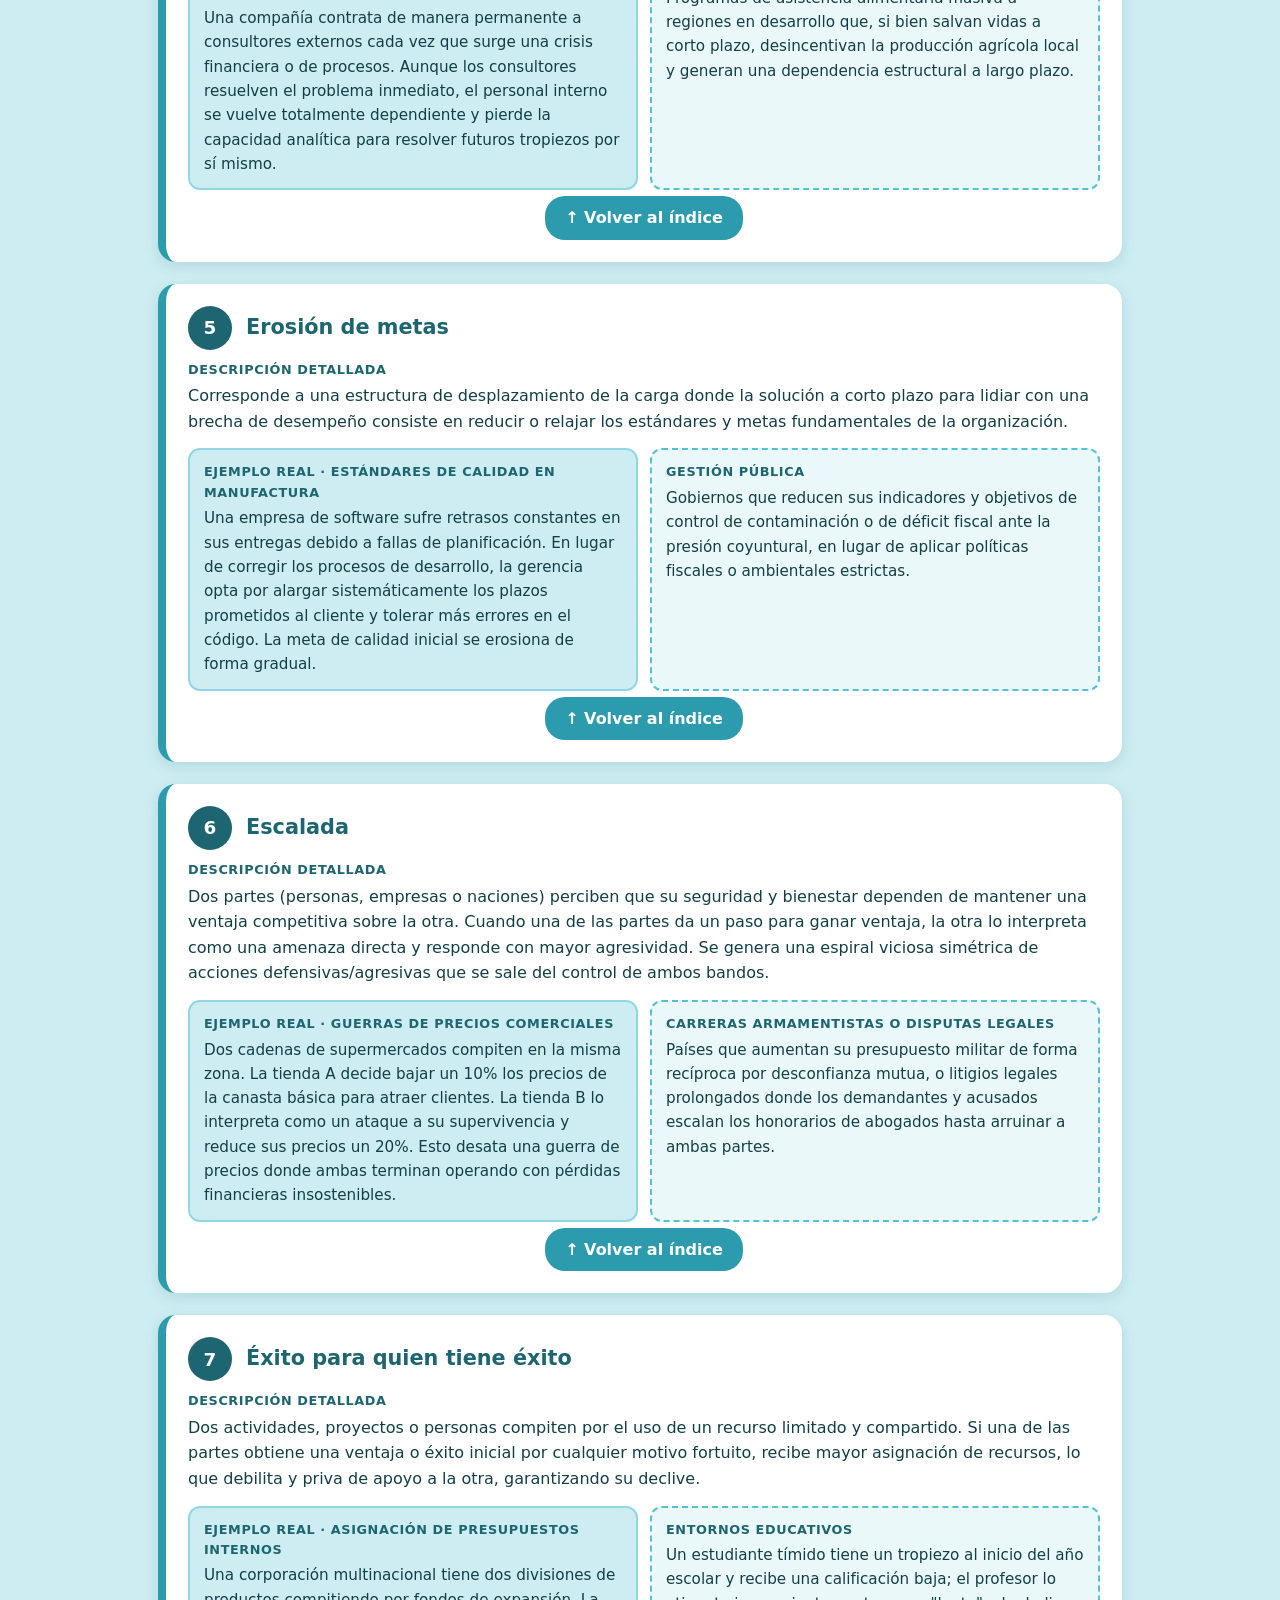
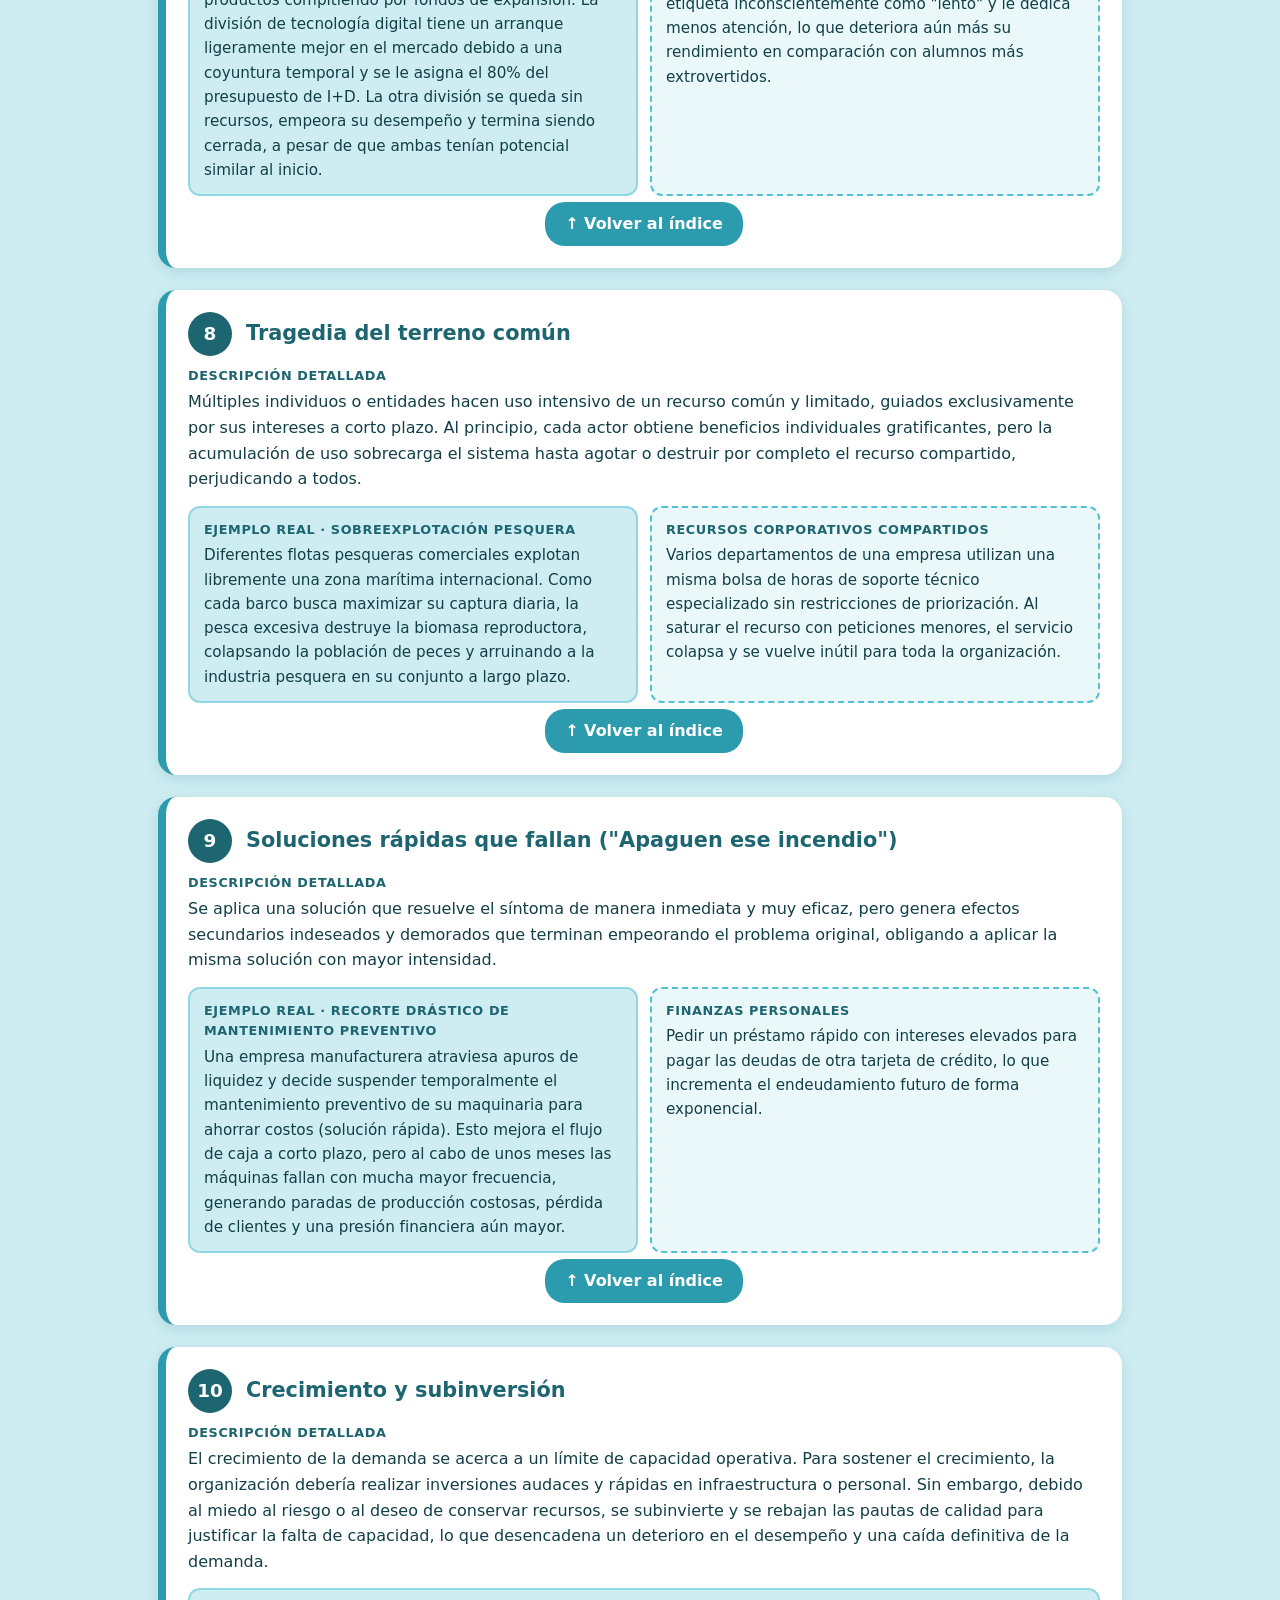
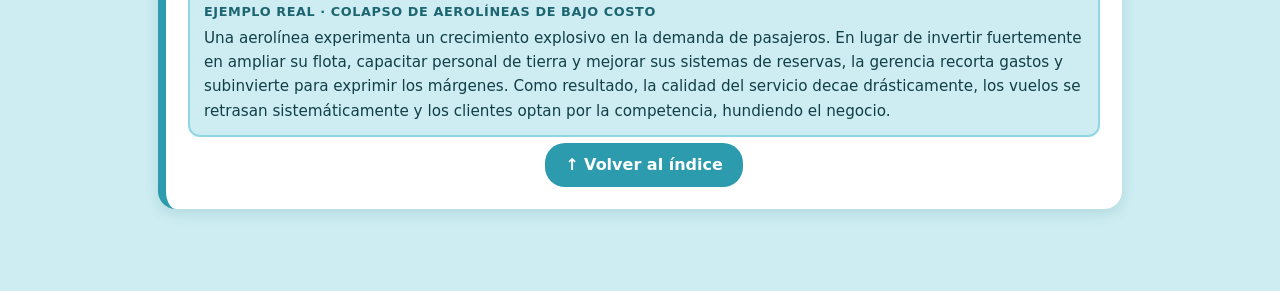
<file: Tercer parcial/arquetipos-sistemicos.html>
<!DOCTYPE html>
<html lang="es">
<head>
<meta charset="UTF-8">
<meta name="viewport" content="width=device-width, initial-scale=1">
<title>Los 10 arquetipos sistémicos</title>
<style>
  :root{
    --c1:#CDEDF2; --c2:#90D7E3; --c3:#53C1D3; --c4:#2C9BAD; --c5:#1D6570;
    --ink:#123f47; --card:#ffffff;
  }
  *{box-sizing:border-box;margin:0;padding:0}
  html{scroll-behavior:smooth}
  body{font-family:"Segoe UI",system-ui,-apple-system,Roboto,Arial,sans-serif;background:var(--c1);color:var(--ink);line-height:1.6}

  /* 1. Barra de pestañas */
  .tabbar{position:sticky;top:0;z-index:20;background:var(--c5);display:flex;justify-content:center;gap:6px;padding:10px 12px 0;box-shadow:0 2px 10px rgba(0,0,0,.18)}
  .tab{border:0;cursor:pointer;font:inherit;font-weight:600;font-size:.98rem;padding:11px 22px;border-radius:12px 12px 0 0;background:var(--c4);color:#fff;transition:background .2s}
  .tab:hover{background:var(--c3)}
  .tab[aria-selected="true"]{background:var(--c1);color:var(--c5)}

  .page{display:none;max-width:1000px;margin:0 auto;padding:28px 18px 60px}
  .page.active{display:block}

  /* 2. Título */
  h1{text-align:center;color:var(--c5);font-size:clamp(1.8rem,4.5vw,2.8rem);letter-spacing:.3px;margin-bottom:18px}
  h1::after{content:"";display:block;width:90px;height:5px;border-radius:5px;background:var(--c3);margin:10px auto 0}

  /* 3. Foto */
  .hero{border-radius:18px;overflow:hidden;border:4px solid var(--c2);background:var(--c2);box-shadow:0 8px 22px rgba(29,101,112,.25);margin-bottom:28px}
  .hero img{display:block;width:100%;height:auto;object-fit:contain}
  .hero .ph{display:none;padding:70px 20px;text-align:center;color:var(--c5);font-weight:600}

  /* 4. Contenido */
  .index{background:var(--card);border-radius:16px;padding:18px;border:2px solid var(--c2);margin-bottom:26px}
  .index h2{color:var(--c5);font-size:1.15rem;margin-bottom:12px}
  .index-grid{display:grid;grid-template-columns:repeat(auto-fit,minmax(230px,1fr));gap:8px}
  .index-grid a{display:flex;gap:10px;align-items:center;text-decoration:none;color:var(--c5);background:var(--c1);border-radius:10px;padding:9px 12px;font-size:.93rem;font-weight:600;transition:.2s}
  .index-grid a:hover{background:var(--c4);color:#fff;transform:translateX(3px)}
  .index-grid b{flex:none;width:28px;height:28px;border-radius:50%;background:var(--c4);color:#fff;display:grid;place-items:center;font-size:.85rem}
  .index-grid a:hover b{background:#fff;color:var(--c5)}

  .arq{background:var(--card);border-radius:18px;padding:22px;margin-bottom:22px;border-left:8px solid var(--c4);box-shadow:0 4px 14px rgba(29,101,112,.15);scroll-margin-top:76px;transition:box-shadow .3s}
  .arq.flash{box-shadow:0 0 0 4px var(--c3),0 4px 14px rgba(29,101,112,.15)}
  .arq-head{display:flex;gap:14px;align-items:center;margin-bottom:10px}
  .num{flex:none;width:44px;height:44px;border-radius:50%;background:var(--c5);color:#fff;display:grid;place-items:center;font-weight:700;font-size:1.15rem}
  .arq h3{color:var(--c5);font-size:1.3rem;line-height:1.25}
  .arq p.desc{margin-bottom:14px}
  .label{font-weight:700;color:var(--c5);display:block;font-size:.8rem;text-transform:uppercase;letter-spacing:.6px;margin-bottom:3px}
  .ex-grid{display:grid;grid-template-columns:1fr 1fr;gap:12px}
  .ex{border-radius:12px;padding:12px 14px;font-size:.95rem}
  .ex.real{background:var(--c1);border:2px solid var(--c2)}
  .ex.cot{background:#eaf8fa;border:2px dashed var(--c3)}
  .ex.solo{grid-column:1/-1}
  .top{display:block;margin:6px auto 0;border:0;background:var(--c4);color:#fff;font:inherit;font-weight:600;padding:9px 20px;border-radius:20px;cursor:pointer}
  .top:hover{background:var(--c5)}

  /* Resumen */
  .intro{background:var(--c5);color:#fff;border-radius:16px;padding:20px 22px;margin-bottom:22px}
  .block{background:var(--card);border-radius:16px;padding:20px 22px;margin-bottom:18px;border-top:6px solid var(--c3);box-shadow:0 4px 14px rgba(29,101,112,.12)}
  .block h2{color:var(--c5);font-size:1.3rem;margin-bottom:8px}
  .block h3{color:var(--c4);font-size:1.02rem;margin:12px 0 2px}
  .block ul{padding-left:20px}
  .block li{margin:4px 0}
  .cards5{display:grid;grid-template-columns:repeat(auto-fit,minmax(280px,1fr));gap:12px;margin-top:8px}
  .cards5 div{background:var(--c1);border-radius:12px;padding:12px 14px;border:2px solid var(--c2)}
  .cards5 div.star{background:var(--c5);color:#fff;border-color:var(--c5)}
  .cards5 b{display:block;color:var(--c5);margin-bottom:3px}
  .cards5 div.star b{color:var(--c1)}

  @media(max-width:640px){
    .ex-grid{grid-template-columns:1fr}
    .tab{padding:10px 14px;font-size:.9rem}
    .arq{padding:16px}
  }
</style>
</head>
<body>

<!-- 1. BARRA DE PESTAÑAS -->
<nav class="tabbar" role="tablist">
  <button class="tab" role="tab" aria-selected="true" data-target="p-arq">Los 10 arquetipos</button>
  <button class="tab" role="tab" aria-selected="false" data-target="p-res">La Quinta Disciplina</button>
</nav>

<!-- PÁGINA 1 -->
<main id="p-arq" class="page active">
  <!-- 2. TÍTULO -->
  <h1>Los 10 arquetipos sistémicos</h1>

  <!-- 3. FOTO -->
  <div class="hero">
    <img src="img1.png" alt="Los 10 arquetipos sistémicos"
         onerror="this.style.display='none';this.nextElementSibling.style.display='block'">
    <div class="ph">Coloca el archivo <b>img1.png</b> en la misma carpeta que este archivo HTML.</div>
  </div>

  <!-- 4. CONTENIDO -->
  <section class="index">
    <h2>Índice · toca un arquetipo para ir directo a él</h2>
    <div class="index-grid" id="index"></div>
  </section>
  <section id="lista"></section>
</main>

<!-- PÁGINA 2 -->
<main id="p-res" class="page">
  <h1>La Quinta Disciplina</h1>

  <div class="intro">
    <p><b>Peter Senge</b> propone en este libro una idea sencilla: las organizaciones que mejor funcionan son las que aprenden. Les llama <b>organizaciones inteligentes</b>: lugares donde la gente amplía continuamente su capacidad de crear los resultados que desea, donde nacen nuevas formas de pensar y donde todos aprenden a aprender en conjunto.</p>
  </div>

  <section class="block">
    <h2>El problema de fondo</h2>
    <p>Desde pequeños nos enseñan a dividir los problemas en pedazos para entenderlos. Parece práctico, pero tiene un costo: dejamos de ver las consecuencias de nuestros actos y perdemos la sensación de formar parte de un todo más grande. El libro busca romper esa ilusión de que el mundo está hecho de fuerzas separadas.</p>
    <p style="margin-top:8px">Senge recuerda que muchas empresas desaparecen antes de cumplir cuarenta años, y que casi siempre las señales de alerta estaban a la vista. La organización, como conjunto, no supo reconocerlas.</p>
  </section>

  <section class="block">
    <h2>Las cinco disciplinas</h2>
    <p>Son cinco herramientas que se desarrollaron por separado, pero que funcionan mejor juntas:</p>
    <div class="cards5">
      <div><b>1. Dominio personal</b>Aclarar y profundizar continuamente lo que de verdad nos importa, concentrar energías, tener paciencia y ver la realidad con objetividad. Una organización no aprende más que las personas que la forman.</div>
      <div><b>2. Modelos mentales</b>Son los supuestos, generalizaciones e imágenes muy arraigadas que influyen en cómo entendemos el mundo y actuamos, casi siempre sin darnos cuenta. Se trata de sacarlos a la luz y cuestionarlos.</div>
      <div><b>3. Visión compartida</b>Construir entre todos una imagen del futuro que de verdad se quiera lograr. Cuando la visión es genuina, la gente participa por convicción y no por obligación.</div>
      <div><b>4. Aprendizaje en equipo</b>Empieza con el <i>diálogo</i>: dejar a un lado los supuestos y pensar en conjunto. El equipo, y no el individuo, es la unidad básica de aprendizaje de una organización.</div>
      <div class="star"><b>5. Pensamiento sistémico</b>La quinta disciplina, la que integra a las demás. Enseña a ver totalidades, relaciones y patrones de cambio en lugar de fotos aisladas, y a entender las estructuras que están detrás de lo que ocurre.</div>
    </div>
  </section>

  <section class="block">
    <h2>Las siete barreras para el aprendizaje</h2>
    <p>Senge las llama discapacidades de aprendizaje, y casi todas las organizaciones tienen alguna:</p>
    <ul>
      <li><b>“Yo soy mi puesto”:</b> confundimos nuestra identidad con nuestra tarea.</li>
      <li><b>“El enemigo externo”:</b> culpamos a algo de afuera de lo que en realidad también depende de nosotros.</li>
      <li><b>La ilusión de hacerse cargo:</b> actuar con agresividad creyendo que eso es proactividad.</li>
      <li><b>La fijación en los hechos:</b> mirar solo eventos aislados y no los procesos de fondo.</li>
      <li><b>La parábola de la rana hervida:</b> no notar los cambios lentos y graduales que nos ponen en peligro.</li>
      <li><b>La ilusión de que “se aprende con la experiencia”:</b> no podemos aprender de decisiones cuyas consecuencias ocurren lejos en el tiempo o el espacio.</li>
      <li><b>El mito del equipo administrativo:</b> equipos de gente brillante que, bajo presión, defienden sus posturas en vez de aprender juntos.</li>
    </ul>
  </section>

  <section class="block">
    <h2>El pensamiento sistémico en acción</h2>
    <p>Para ver las estructuras, el libro usa un lenguaje basado en la <b>realimentación</b>: los procesos reforzadores, que amplifican los cambios, y los procesos compensadores, que buscan equilibrio. También considera las <b>demoras</b>, que hacen que la causa y el efecto no se noten juntos.</p>
    <p style="margin-top:8px">A partir de esos elementos aparecen los <b>arquetipos sistémicos</b>: patrones que se repiten una y otra vez en empresas, familias y sociedades. Reconocerlos permite encontrar el <b>punto de apalancamiento</b>, esa acción pequeña y bien enfocada que puede generar cambios grandes y duraderos. Son justamente los que se presentan en la primera pestaña.</p>
  </section>

  <section class="block">
    <h2>Las leyes de la quinta disciplina</h2>
    <p>Senge resume lo aprendido en once ideas fáciles de recordar:</p>
    <ul>
      <li>Los problemas de hoy derivan de las “soluciones” de ayer.</li>
      <li>Cuanto más se presiona, más presiona el sistema.</li>
      <li>La conducta mejora antes de empeorar.</li>
      <li>El camino fácil lleva al mismo lugar.</li>
      <li>La cura puede ser peor que la enfermedad.</li>
      <li>Lo más rápido es lo más lento.</li>
      <li>La causa y el efecto no están próximos en el tiempo y el espacio.</li>
      <li>Los cambios pequeños pueden producir resultados grandes, pero las zonas de mayor apalancamiento suelen ser las menos obvias.</li>
      <li>Se pueden alcanzar dos metas aparentemente contradictorias.</li>
      <li>Dividir un elefante por la mitad no genera dos elefantes pequeños.</li>
      <li>No hay culpa: nosotros y la causa de nuestros problemas formamos parte de un mismo sistema.</li>
    </ul>
  </section>

  <section class="block">
    <h2>La idea central</h2>
    <p>Los problemas más difíciles rara vez tienen un culpable. Surgen de la forma en que las partes se relacionan entre sí. Cuando aprendemos a ver esas relaciones, y trabajamos juntos con una visión compartida y con la mente abierta, dejamos de ser víctimas de las circunstancias y empezamos a participar en la creación de nuestro futuro.</p>
  </section>
</main>

<script>
const ARQ = [
 {t:"Compensación entre proceso y demora",
  d:"Ocurre cuando una persona, grupo u organización toma decisiones o acciones para alcanzar una meta, pero el sistema reacciona con un retraso (demora) en la realimentación. Al no percibir un progreso inmediato debido a esa demora, el actor suele sobredimensionar sus medidas correctivas, lo que a su vez provoca una oscilación inestable o un exceso en sentido contrario.",
  r:["Bienes raíces y construcción","Los promotores inmobiliarios observan alta demanda y escasez de viviendas, por lo que inician la construcción de muchos edificios nuevos. Sin embargo, debido al tiempo que toma construir (demora), para cuando las propiedades salen al mercado la demanda ya se ha cubierto y se produce una sobreoferta masiva."],
  c:["Ejemplo cotidiano","Ajustar la temperatura de una ducha con grifos de respuesta lenta: uno gira la llave hacia el agua caliente, no siente calor inmediato, gira de más, y repentinamente el agua quema."]},
 {t:"Límites del crecimiento",
  d:"Un proceso inicial de crecimiento o expansión acelerada se alimenta de sí mismo mediante circuitos de realimentación positiva. No obstante, el sistema llega de manera inevitable a un límite o condición limitativa (ya sea por escasez de recursos, fatiga o resistencia externa) que frena el progreso. Si se insiste en presionar el crecimiento sin atender el límite, el sistema puede entrar en un colapso.",
  r:["Expansión empresarial y cultura","Una startup exitosa crece de manera vertiginosa contratando a cientos de personas rápidamente. Sin embargo, al superar cierto tamaño, la empresa pierde su agilidad original y los nuevos empleados ya no comparten los valores de los fundadores, estancando la productividad hasta que se ajusta la estructura organizacional."],
  c:["Aprendizaje de habilidades","Al practicar un deporte como el tenis, se progresa muy rápido al principio por la adquisición de confianza, pero pronto se choca con un límite técnico natural que exige desaprender vicios y adoptar técnicas complejas."]},
 {t:"Desplazamiento de la carga",
  d:"Ante un problema, se recurre a una solución sintomática o superficial que ofrece alivio inmediato. El peligro radica en que, al volverse dependientes de esta solución rápida, se descuidan o dejan de aplicar las medidas correctivas fundamentales. Con el tiempo, las aptitudes para resolver el problema real se atrofian, generando una profunda dependencia.",
  r:["Gestión del estrés laboral","Un profesional experimenta altos niveles de estrés en su trabajo y recurre constantemente al consumo excesivo de alcohol o medicamentos para relajarse (solución sintomática), en lugar de reestructurar su carga de trabajo o cambiar de hábitos (solución fundamental). Con el tiempo, su capacidad de gestionar el estrés de forma natural disminuye."],
  c:["Estrategia comercial","Una empresa con baja penetración de mercado opta por dar descuentos agresivos continuos a sus clientes actuales para cumplir las cuotas mensuales (solución rápida), descuidando la innovación de productos o la búsqueda de nuevos mercados (solución fundamental)."]},
 {t:"Caso especial: Desplazamiento de la carga hacia la intervención",
  d:"Es una variante del arquetipo anterior donde interviene un agente externo para solucionar los problemas de un sistema. La intervención es tan exitosa a corto plazo que los actores internos se vuelven pasivos, jamás aprenden a resolver sus propios conflictos y pierden sus capacidades operativas.",
  r:["Consultoría externa vs. desarrollo interno","Una compañía contrata de manera permanente a consultores externos cada vez que surge una crisis financiera o de procesos. Aunque los consultores resuelven el problema inmediato, el personal interno se vuelve totalmente dependiente y pierde la capacidad analítica para resolver futuros tropiezos por sí mismo."],
  c:["Ayuda humanitaria mal canalizada","Programas de asistencia alimentaria masiva a regiones en desarrollo que, si bien salvan vidas a corto plazo, desincentivan la producción agrícola local y generan una dependencia estructural a largo plazo."]},
 {t:"Erosión de metas",
  d:"Corresponde a una estructura de desplazamiento de la carga donde la solución a corto plazo para lidiar con una brecha de desempeño consiste en reducir o relajar los estándares y metas fundamentales de la organización.",
  r:["Estándares de calidad en manufactura","Una empresa de software sufre retrasos constantes en sus entregas debido a fallas de planificación. En lugar de corregir los procesos de desarrollo, la gerencia opta por alargar sistemáticamente los plazos prometidos al cliente y tolerar más errores en el código. La meta de calidad inicial se erosiona de forma gradual."],
  c:["Gestión pública","Gobiernos que reducen sus indicadores y objetivos de control de contaminación o de déficit fiscal ante la presión coyuntural, en lugar de aplicar políticas fiscales o ambientales estrictas."]},
 {t:"Escalada",
  d:"Dos partes (personas, empresas o naciones) perciben que su seguridad y bienestar dependen de mantener una ventaja competitiva sobre la otra. Cuando una de las partes da un paso para ganar ventaja, la otra lo interpreta como una amenaza directa y responde con mayor agresividad. Se genera una espiral viciosa simétrica de acciones defensivas/agresivas que se sale del control de ambos bandos.",
  r:["Guerras de precios comerciales","Dos cadenas de supermercados compiten en la misma zona. La tienda A decide bajar un 10% los precios de la canasta básica para atraer clientes. La tienda B lo interpreta como un ataque a su supervivencia y reduce sus precios un 20%. Esto desata una guerra de precios donde ambas terminan operando con pérdidas financieras insostenibles."],
  c:["Carreras armamentistas o disputas legales","Países que aumentan su presupuesto militar de forma recíproca por desconfianza mutua, o litigios legales prolongados donde los demandantes y acusados escalan los honorarios de abogados hasta arruinar a ambas partes."]},
 {t:"Éxito para quien tiene éxito",
  d:"Dos actividades, proyectos o personas compiten por el uso de un recurso limitado y compartido. Si una de las partes obtiene una ventaja o éxito inicial por cualquier motivo fortuito, recibe mayor asignación de recursos, lo que debilita y priva de apoyo a la otra, garantizando su declive.",
  r:["Asignación de presupuestos internos","Una corporación multinacional tiene dos divisiones de productos compitiendo por fondos de expansión. La división de tecnología digital tiene un arranque ligeramente mejor en el mercado debido a una coyuntura temporal y se le asigna el 80% del presupuesto de I+D. La otra división se queda sin recursos, empeora su desempeño y termina siendo cerrada, a pesar de que ambas tenían potencial similar al inicio."],
  c:["Entornos educativos","Un estudiante tímido tiene un tropiezo al inicio del año escolar y recibe una calificación baja; el profesor lo etiqueta inconscientemente como \"lento\" y le dedica menos atención, lo que deteriora aún más su rendimiento en comparación con alumnos más extrovertidos."]},
 {t:"Tragedia del terreno común",
  d:"Múltiples individuos o entidades hacen uso intensivo de un recurso común y limitado, guiados exclusivamente por sus intereses a corto plazo. Al principio, cada actor obtiene beneficios individuales gratificantes, pero la acumulación de uso sobrecarga el sistema hasta agotar o destruir por completo el recurso compartido, perjudicando a todos.",
  r:["Sobreexplotación pesquera","Diferentes flotas pesqueras comerciales explotan libremente una zona marítima internacional. Como cada barco busca maximizar su captura diaria, la pesca excesiva destruye la biomasa reproductora, colapsando la población de peces y arruinando a la industria pesquera en su conjunto a largo plazo."],
  c:["Recursos corporativos compartidos","Varios departamentos de una empresa utilizan una misma bolsa de horas de soporte técnico especializado sin restricciones de priorización. Al saturar el recurso con peticiones menores, el servicio colapsa y se vuelve inútil para toda la organización."]},
 {t:"Soluciones rápidas que fallan (\"Apaguen ese incendio\")",
  d:"Se aplica una solución que resuelve el síntoma de manera inmediata y muy eficaz, pero genera efectos secundarios indeseados y demorados que terminan empeorando el problema original, obligando a aplicar la misma solución con mayor intensidad.",
  r:["Recorte drástico de mantenimiento preventivo","Una empresa manufacturera atraviesa apuros de liquidez y decide suspender temporalmente el mantenimiento preventivo de su maquinaria para ahorrar costos (solución rápida). Esto mejora el flujo de caja a corto plazo, pero al cabo de unos meses las máquinas fallan con mucha mayor frecuencia, generando paradas de producción costosas, pérdida de clientes y una presión financiera aún mayor."],
  c:["Finanzas personales","Pedir un préstamo rápido con intereses elevados para pagar las deudas de otra tarjeta de crédito, lo que incrementa el endeudamiento futuro de forma exponencial."]},
 {t:"Crecimiento y subinversión",
  d:"El crecimiento de la demanda se acerca a un límite de capacidad operativa. Para sostener el crecimiento, la organización debería realizar inversiones audaces y rápidas en infraestructura o personal. Sin embargo, debido al miedo al riesgo o al deseo de conservar recursos, se subinvierte y se rebajan las pautas de calidad para justificar la falta de capacidad, lo que desencadena un deterioro en el desempeño y una caída definitiva de la demanda.",
  r:["Colapso de aerolíneas de bajo costo","Una aerolínea experimenta un crecimiento explosivo en la demanda de pasajeros. En lugar de invertir fuertemente en ampliar su flota, capacitar personal de tierra y mejorar sus sistemas de reservas, la gerencia recorta gastos y subinvierte para exprimir los márgenes. Como resultado, la calidad del servicio decae drásticamente, los vuelos se retrasan sistemáticamente y los clientes optan por la competencia, hundiendo el negocio."],
  c:null}
];

const index = document.getElementById('index');
const lista = document.getElementById('lista');

ARQ.forEach((a, i) => {
  const n = i + 1;
  index.insertAdjacentHTML('beforeend',
    `<a href="#arq-${n}" data-n="${n}"><b>${n}</b>${a.t}</a>`);

  const exReal = `<div class="ex real ${a.c ? '' : 'solo'}"><span class="label">Ejemplo real · ${a.r[0]}</span>${a.r[1]}</div>`;
  const exCot = a.c ? `<div class="ex cot"><span class="label">${a.c[0]}</span>${a.c[1]}</div>` : '';

  lista.insertAdjacentHTML('beforeend', `
    <article class="arq" id="arq-${n}">
      <div class="arq-head"><div class="num">${n}</div><h3>${a.t}</h3></div>
      <p class="desc"><span class="label">Descripción detallada</span>${a.d}</p>
      <div class="ex-grid">${exReal}${exCot}</div>
      <button class="top" onclick="window.scrollTo({top:0,behavior:'smooth'})">↑ Volver al índice</button>
    </article>`);
});

// Índice: ir directo al arquetipo elegido
index.addEventListener('click', e => {
  const link = e.target.closest('a');
  if (!link) return;
  e.preventDefault();
  const el = document.getElementById('arq-' + link.dataset.n);
  el.scrollIntoView({behavior:'smooth', block:'start'});
  el.classList.add('flash');
  setTimeout(() => el.classList.remove('flash'), 1600);
});

// Pestañas
document.querySelectorAll('.tab').forEach(tab => {
  tab.addEventListener('click', () => {
    document.querySelectorAll('.tab').forEach(t => t.setAttribute('aria-selected', 'false'));
    document.querySelectorAll('.page').forEach(p => p.classList.remove('active'));
    tab.setAttribute('aria-selected', 'true');
    document.getElementById(tab.dataset.target).classList.add('active');
    window.scrollTo({top:0});
  });
});
</script>
</body>
</html>
</file>
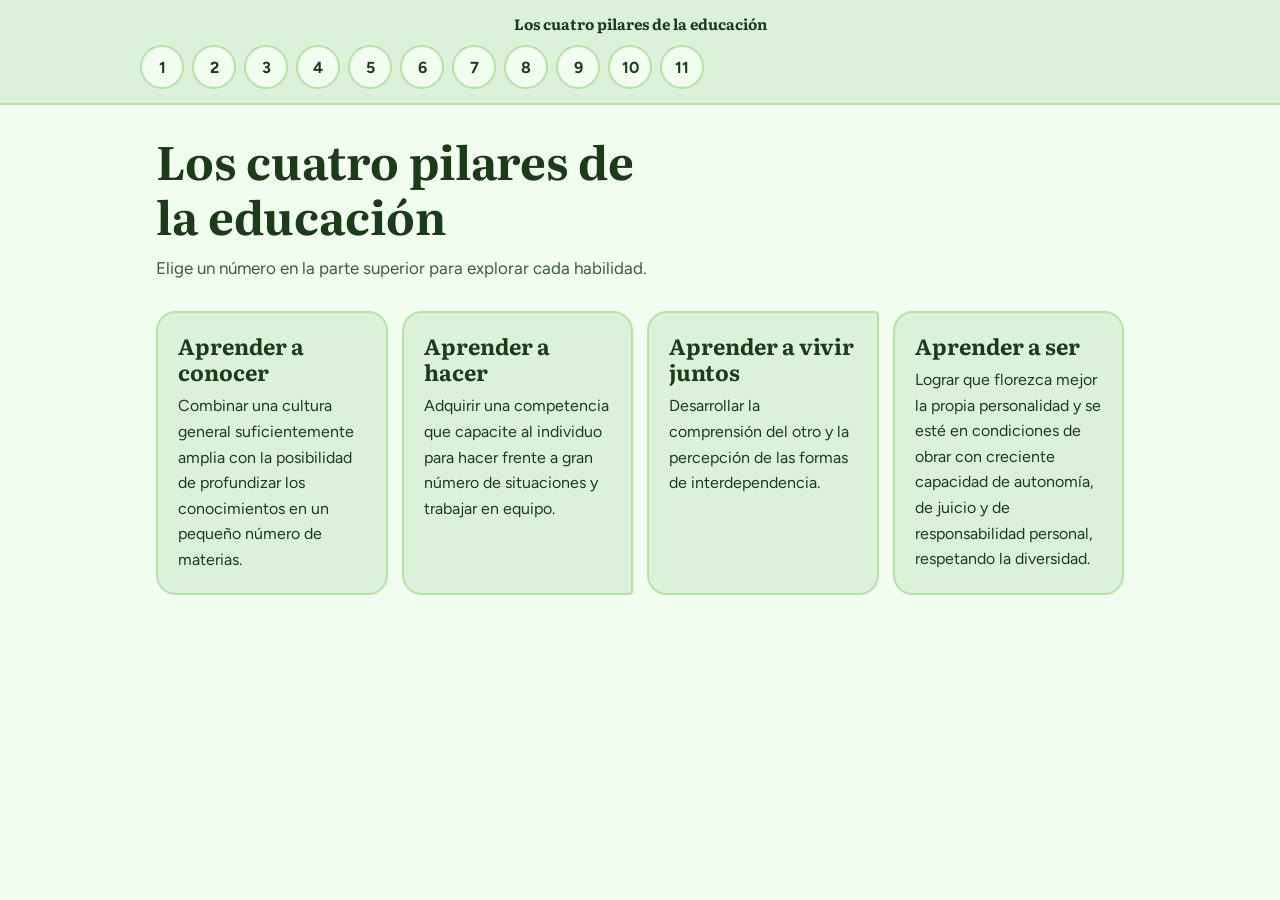
<file: Tercer parcial/Los cuatro pilares de la educación.html>
<!DOCTYPE html>
<html lang="es">
<head>
<meta charset="utf-8">
<meta name="viewport" content="width=device-width, initial-scale=1, viewport-fit=cover">
<title>Los cuatro pilares de la educación</title>
<link href="https://fonts.googleapis.com/css2?family=Literata:wght@400;600;700&family=Figtree:wght@400;500;700&display=swap" rel="stylesheet">
<style>
:root{--c1:#DCF1DA;--c2:#F2FFF0;--c3:#B4E3A3;--ink:#1d3a1b;--ink2:#3d5c3a;--line:#8fc47c;
box-sizing:border-box;padding-top:env(safe-area-inset-top,0px);padding-bottom:env(safe-area-inset-bottom,0px);color-scheme:light}
*,*::before,*::after{box-sizing:inherit}
html{scroll-behavior:smooth;scroll-padding-top:env(safe-area-inset-top,0px)}
body{margin:0;background:var(--c2);color:var(--ink);font:400 17px/1.6 Figtree,system-ui,sans-serif}
header{position:sticky;top:env(safe-area-inset-top,0px);z-index:5;background:var(--c1);border-bottom:2px solid var(--c3);padding:10px 16px 12px}
body::before{content:"";position:fixed;inset:0 0 auto;height:env(safe-area-inset-top,0px);background:var(--c1);z-index:10}
.brand{display:block;margin:0 auto 8px;max-width:1000px;font:700 15px Literata,Georgia,serif;color:var(--ink);background:none;border:0;cursor:pointer;text-align:left;padding:2px 0}
nav{display:flex;gap:8px;max-width:1000px;margin:0 auto;overflow-x:auto;padding-bottom:2px;scrollbar-width:thin}
nav button{flex:0 0 auto;width:44px;height:44px;border-radius:50%;border:2px solid var(--c3);background:var(--c2);color:var(--ink);font:700 16px Figtree,sans-serif;cursor:pointer;transition:background .25s,transform .25s,border-color .25s}
nav button:hover{background:var(--c3);transform:translateY(-2px)}
nav button[aria-selected=true]{background:var(--ink);color:var(--c2);border-color:var(--ink)}
nav button.vacio{opacity:.6}
button:focus-visible{outline:3px solid var(--ink);outline-offset:2px}
main{max-width:1000px;margin:0 auto;padding:28px 16px 64px}
.vista{animation:entra .45s ease both}
@keyframes entra{from{opacity:0;transform:translateY(10px)}to{opacity:1;transform:none}}
h1,h2,h3{font-family:Literata,Georgia,serif;line-height:1.2;margin:0}
h1{font-size:clamp(30px,5vw,46px);max-width:18ch}
.lead{color:var(--ink2);max-width:60ch;margin:12px 0 28px}
.pilares{display:grid;gap:14px;grid-template-columns:repeat(auto-fit,minmax(220px,1fr))}
.pilar{background:var(--c1);border:2px solid var(--c3);border-radius:20px;padding:20px;transition:transform .3s,background .3s}
.pilar:hover{transform:translateY(-4px);background:var(--c3)}
.pilar h2{font-size:22px;margin-bottom:8px}
.pilar p{margin:0;font-size:16px}
.pilar:nth-child(2){border-radius:20px 20px 4px 20px}
.pilar:nth-child(3){border-radius:20px 4px 20px 20px}
.pagina{display:grid;gap:24px;grid-template-columns:minmax(0,1.7fr) minmax(0,1fr);align-items:start}
.pagina h1{font-size:clamp(28px,4.5vw,40px);max-width:none;margin-bottom:6px}
.sub{font:600 18px Literata,Georgia,serif;margin:22px 0 8px}
ul{padding-left:20px;margin:0}
.texto h2.dom{font-size:21px;margin:30px 0 4px;padding:8px 14px;background:var(--c1);border-left:6px solid var(--c3);border-radius:0 14px 14px 0}
li{margin:0 0 10px}
.texto p{margin:0 0 14px;max-width:62ch}
dl{margin:0;display:flex;flex-direction:column;gap:12px;position:sticky;top:130px}
.def{background:var(--c1);border:2px solid var(--c3);border-radius:22px;padding:14px 18px}
.def dt{font:700 16px Literata,Georgia,serif}
.def dd{margin:4px 0 0;font-size:15px;color:var(--ink2)}
.vacio-msg{background:var(--c1);border:2px dashed var(--c3);border-radius:22px;padding:28px;max-width:520px}
@media(max-width:760px){.pagina{grid-template-columns:1fr}dl{position:static}}
@media(prefers-reduced-motion:reduce){*{animation:none!important;transition:none!important;scroll-behavior:auto!important}}
</style>
</head>
<body>
<header>
  <button class="brand" id="inicio" type="button">Los cuatro pilares de la educación</button>
  <nav id="tabs" role="tablist" aria-label="Páginas del 1 al 11"></nav>
</header>
<main id="vista" tabindex="-1"></main>
<script>
var pilares=[
["Aprender a conocer","Combinar una cultura general suficientemente amplia con la posibilidad de profundizar los conocimientos en un pequeño número de materias."],
["Aprender a hacer","Adquirir una competencia que capacite al individuo para hacer frente a gran número de situaciones y trabajar en equipo."],
["Aprender a vivir juntos","Desarrollar la comprensión del otro y la percepción de las formas de interdependencia."],
["Aprender a ser","Lograr que florezca mejor la propia personalidad y se esté en condiciones de obrar con creciente capacidad de autonomía, de juicio y de responsabilidad personal, respetando la diversidad."]];

var paginas={
1:{t:"Dominio de la interdependencia",sub:[
["Escuchar a otros",["Callarse cuando el otro habla","Parafrasear","Identificar los intereses que están detrás"]],
["Legitimar a otros",["Aceptar diferentes puntos de vista","Dar permiso","Aceptar el rol del otro","Fundar los juicios del otro"]],
["Construir redes de ayuda",["Hacer ofertas","Considerar expectativas del otro","Seducir al otro","Seguimiento de compromisos","Negociación ganar-ganar"]],
["Capacidad de evaluar",["Declarar roles","Evaluar las competencias de los otros","Realizar juicios que aportan valor","Evaluar áreas de confianza y desconfianza en el equipo"]]],
defs:[["Interdependencia","Relación en la que las personas se necesitan mutuamente para lograr resultados que no alcanzarían solas."],
["Parafrasear","Repetir con tus propias palabras lo que dijo el otro para confirmar que lo entendiste."],
["Negociación ganar-ganar","Acuerdo en el que todas las partes obtienen un beneficio."]]},
2:{t:"Habilidades de emprendimiento",sub:[
["Sensibilidad para escuchar preocupaciones detrás de peticiones",["Identificar a los clientes","Identificar y articular preocupaciones"]],
["Capacidad de generar coordinación",["Definición clara de compromisos","Capacidad de negociar acuerdos","Capacidad para generar acciones","Anticipar y declarar quiebres","Cerrar conversaciones","Pedir evaluación","Aprender de los quiebres"]],
["Capacidad para generar redes de ayuda",[]],
["Visión de negocio",["Capacidad de detectar áreas de negocio","Habilidad para leer estados financieros","Interés constante en la economía y el extranjero"]]],
defs:[["Quiebre","Situación inesperada que interrumpe el curso normal de una acción o de un compromiso."],
["Estados financieros","Informes que muestran la situación económica de una empresa: lo que tiene, lo que debe y lo que gana."]]},
3:{t:"Pensamiento crítico",sub:[
["Análisis de información",["Distinguir hechos de opiniones","Identificar los supuestos que hay detrás de una afirmación","Evaluar la calidad y confiabilidad de las fuentes"]],
["Argumentación",["Formular argumentos claros y ordenados","Detectar falacias en el razonamiento propio y ajeno","Sostener una postura con evidencia"]],
["Toma de decisiones",["Comparar alternativas","Considerar las consecuencias de cada opción","Decidir aun con información incompleta"]],
["Autocrítica intelectual",["Reconocer los propios sesgos","Revisar las opiniones ante nueva evidencia"]]],
defs:[["Falacia","Razonamiento que parece válido pero no lo es."],
["Sesgo cognitivo","Tendencia automática del pensamiento que distorsiona la forma de interpretar la información."],
["Evidencia","Dato o hecho comprobable que respalda una afirmación."]]},
4:{t:"Liderazgo y trabajo en equipo",sub:[
["Trabajo en equipo",["Compartir objetivos comunes","Repartir responsabilidades de forma clara","Cumplir los compromisos adquiridos","Reconocer las aportaciones de los demás"]],
["Liderazgo",["Inspirar y motivar a otros","Delegar con claridad","Dar y recibir retroalimentación","Tomar decisiones en beneficio del equipo"]],
["Gestión de conflictos",["Identificar el origen del conflicto","Mediar entre posturas distintas","Buscar acuerdos que beneficien a todos","Restaurar la confianza después de una diferencia"]]],
defs:[["Delegar","Encargar a otra persona una tarea junto con la autoridad y los recursos para realizarla."],
["Retroalimentación","Información que se da sobre el desempeño de alguien para ayudarle a mejorar."],
["Mediación","Proceso en el que una persona neutral ayuda a las partes a llegar a un acuerdo."]]},
5:{t:"Comunicación efectiva",p:["<strong>Empatía:</strong> sintonizarse con las preocupaciones del otro, enfocarse, calidez.","Empatía, escuchar, producir coordinaciones efectivas.","Diseñar conversaciones que se hacen cargo al escuchar al otro para generar interpretaciones comunes."],sub:[
["Escuchar",["Callarse cuando el otro habla","Identificar qué está entendiendo el otro","Identificar desde dónde escucha el otro","Manejo de forma y fondo de la comunicación (oral: dicción, muletillas; escrita: sintaxis, uso de tecnologías)"]],
["Escuchar estados de ánimo",["Sensibilidad en el manejo del lenguaje corporal (propio y del otro)"]]],
defs:[["Empatía","Capacidad de comprender lo que otra persona siente y piensa, y de ponerse en su lugar."],
["Muletilla","Palabra o frase que se repite sin necesidad al hablar, como «o sea» o «este»."],
["Sintaxis","Forma en que se ordenan las palabras para construir oraciones."]]},
6:{t:"Creatividad y solución de problemas",sub:[
["Pensamiento creativo",["Generar muchas ideas antes de elegir una","Combinar ideas de campos distintos","Cuestionar lo establecido"]],
["Solución de problemas",["Definir con claridad el problema","Buscar las causas de fondo","Plantear varias alternativas de solución","Probar y evaluar los resultados"]],
["Innovación",["Construir prototipos sencillos","Aprender de los errores","Implementar mejoras de forma continua"]]],
defs:[["Causa raíz","Origen principal de un problema, cuya solución evita que se repita."],
["Prototipo","Versión inicial y sencilla de una idea que sirve para probarla."],
["Lluvia de ideas","Técnica para generar muchas ideas en poco tiempo sin juzgarlas al inicio."]]},
7:{t:"Lenguaje",p:["Cómo hablas, concibes, expresas, representas."],sub:[
["Hablar",["Expresar las ideas con claridad","Adaptar el registro al interlocutor y al contexto","Usar un vocabulario preciso","Cuidar el volumen y el ritmo"]],
["Leer y escribir",["Comprender lo que se lee","Redactar con coherencia","Cuidar la ortografía y la sintaxis","Estructurar el mensaje según su propósito"]],
["Representar",["Usar imágenes, esquemas y símbolos","Traducir ideas en gráficos o mapas"]],
["Pensar con el lenguaje",["Nombrar las emociones propias","Distinguir hechos de juicios","Interpretar lo que otros quieren decir"]]],
defs:[["Lenguaje","Sistema de signos con el que una persona piensa, expresa y representa lo que vive."]]},
8:{t:"Finanzas",p:["¿Y tu dinero para qué sirve? ¿Cómo lo cuido?"],sub:[
["Conocer tu dinero",["Registrar ingresos y gastos","Distinguir necesidades de deseos","Elaborar un presupuesto"]],
["Cuidar tu dinero",["Ahorrar de forma constante","Formar un fondo de emergencia","Evitar deudas innecesarias","Protegerte de fraudes"]],
["Hacer crecer tu dinero",["Entender cómo funciona el interés","Invertir según tus objetivos y tu tolerancia al riesgo","Planear metas a corto y largo plazo"]],
["Consumo responsable",["Comparar antes de comprar","Evitar las compras impulsivas","Usar el crédito con responsabilidad"]]],
defs:[["Finanzas personales","Manera en que una persona obtiene, gasta, ahorra y protege su dinero."]]},
9:{t:"Sanidad mental",sub:[],dom:[
["Dominio de la regulación emocional",[
["Autoconciencia emocional",["Reconocer las emociones propias","Identificar los desencadenantes de emociones","Aceptar los estados de ánimo"]],
["Gestión del estrés",["Aplicar técnicas de relajación","Establecer límites saludables y saber cuándo decir “no”","Desconectarse del trabajo o pantallas de forma periódica"]]]],
["Dominio del autocuidado cognitivo",[
["Higiene mental",["Detectar y frenar el autosabotaje o pensamientos intrusivos","Practicar autocompasión","Cuestionar las creencias y aceptar el cambio"]]]]],
defs:[["Regulación emocional","Capacidad de influir en cómo y cuándo se vive una emoción, y en cómo se expresa."],
["Autosabotaje","Conducta o pensamiento que sin querer te aleja de tus propias metas."],
["Autocompasión","Tratarte con la misma comprensión que ofrecerías a alguien más ante un error o dolor."]]},
10:{t:"Resiliencia",sub:[],dom:[
["Dominio de la adaptación a la adversidad",[
["Flexibilidad mental",["Reestructurar las situaciones difíciles","Ajustar las expectativas ante cambios repentinos","Encontrar alternativas cuando el plan inicial falla"]],
["Tolerancia a la frustración",["Soportar la incomodidad temporal sin abandonar","Regular la impulsividad ante situaciones de crisis","Mantener la perspectiva a largo plazo durante los bloqueos"]]]],
["Dominio de la recuperación activa",[
["Búsqueda de apoyos",["Pedir ayuda de manera asertiva cuando es necesario","Compartir cargas emocionales con redes de apoyo"]],
["Enfoque de soluciones",["Distinguir lo que puedes controlar y lo que no","Dividir los problemas grandes en pequeños pasos manejables"]]]]],
defs:[["Resiliencia","Capacidad de adaptarse y recuperarse después de una situación difícil."],
["Asertividad","Expresar lo que necesitas o piensas de forma clara y respetuosa."],
["Reestructurar","Cambiar la manera de interpretar una situación para verla desde un ángulo más útil."]]},
11:{t:"Capacidad de aprendizaje",sub:[],dom:[
["Dominio de la adquisición de conocimientos",[
["Curiosidad activa",["Hacer preguntas profundas y de calidad","Investigar temas fuera de la zona de confort","Investigar el “por qué” y no solo el “cómo”"]],
["Comprensión y síntesis",["Conectar los nuevos conocimientos con el conocimiento previo","Saber explicar conceptos complejos en palabras simples","Organizar información de manera visual o estructurada"]]]],
["Dominio de la integración y mejora continua",[
["Metacognición",["Evaluar el proceso propio de pensamiento y estudio","Identificar lagunas o errores de comprensión"]],
["Aplicación práctica",["Traducir la teoría en ejercicios o proyectos reales","Experimentar y cometer errores de forma controlada, así como aprender de ellos"]]]]],
defs:[["Metacognición","Pensar sobre tu propia forma de pensar y aprender para mejorarla."],
["Síntesis","Resumir lo esencial de una información uniendo sus ideas principales."],
["Laguna","Vacío en lo que sabes o entiendes sobre un tema."]]}
};

var vista=document.getElementById("vista"),tabs=document.getElementById("tabs");
function el(h){return h}
function inicio(){
  vista.innerHTML='<div class="vista"><h1>Los cuatro pilares de la educación</h1><p class="lead">Elige un número en la parte superior para explorar cada habilidad.</p><div class="pilares">'+
  pilares.map(function(p){return '<article class="pilar"><h2>'+p[0]+'</h2><p>'+p[1]+'</p></article>'}).join("")+'</div></div>';
  marca(null);
}
function pagina(n){
  var d=paginas[n],h='<div class="vista">';
  if(!d){h+='<h1>Página '+n+'</h1><div class="vacio-msg"><p>Esta página aún no tiene contenido.</p></div></div>';}
  else{
    h+='<div class="pagina"><div class="texto"><h1>'+d.t+'</h1>';
    (d.p||[]).forEach(function(x){h+='<p>'+x+'</p>'});
    if(d.sub.length)h+='<h2 class="sub" style="margin-top:8px">Sub-habilidades</h2>';
    d.sub.forEach(function(s){h+='<h3 class="sub">'+s[0]+'</h3>'+(s[1].length?'<ul>'+s[1].map(function(i){return '<li>'+i+'</li>'}).join("")+'</ul>':'')});
    (d.dom||[]).forEach(function(o){h+='<h2 class="dom">'+o[0]+'</h2>';o[1].forEach(function(s){h+='<h3 class="sub">'+s[0]+'</h3><ul>'+s[1].map(function(i){return '<li>'+i+'</li>'}).join("")+'</ul>'})});h+='</div><dl>'+d.defs.map(function(x){return '<div class="def"><dt>'+x[0]+'</dt><dd>'+x[1]+'</dd></div>'}).join("")+'</dl></div></div>';
  }
  vista.innerHTML=h;marca(n);
}
function marca(n){Array.prototype.forEach.call(tabs.children,function(b){b.setAttribute("aria-selected",String(+b.textContent===n))})}
for(var i=1;i<=11;i++){(function(n){var b=document.createElement("button");b.type="button";b.setAttribute("role","tab");b.textContent=n;b.setAttribute("aria-label","Página "+n);
  if(!paginas[n])b.className="vacio";
  b.onclick=function(){pagina(n);window.scrollTo({top:0,behavior:"smooth"});b.scrollIntoView({behavior:"smooth",inline:"center",block:"nearest"})};tabs.appendChild(b)})(i)}
document.getElementById("inicio").onclick=function(){inicio();window.scrollTo({top:0,behavior:"smooth"})};
inicio();
</script>
</body>
</html>
</file>
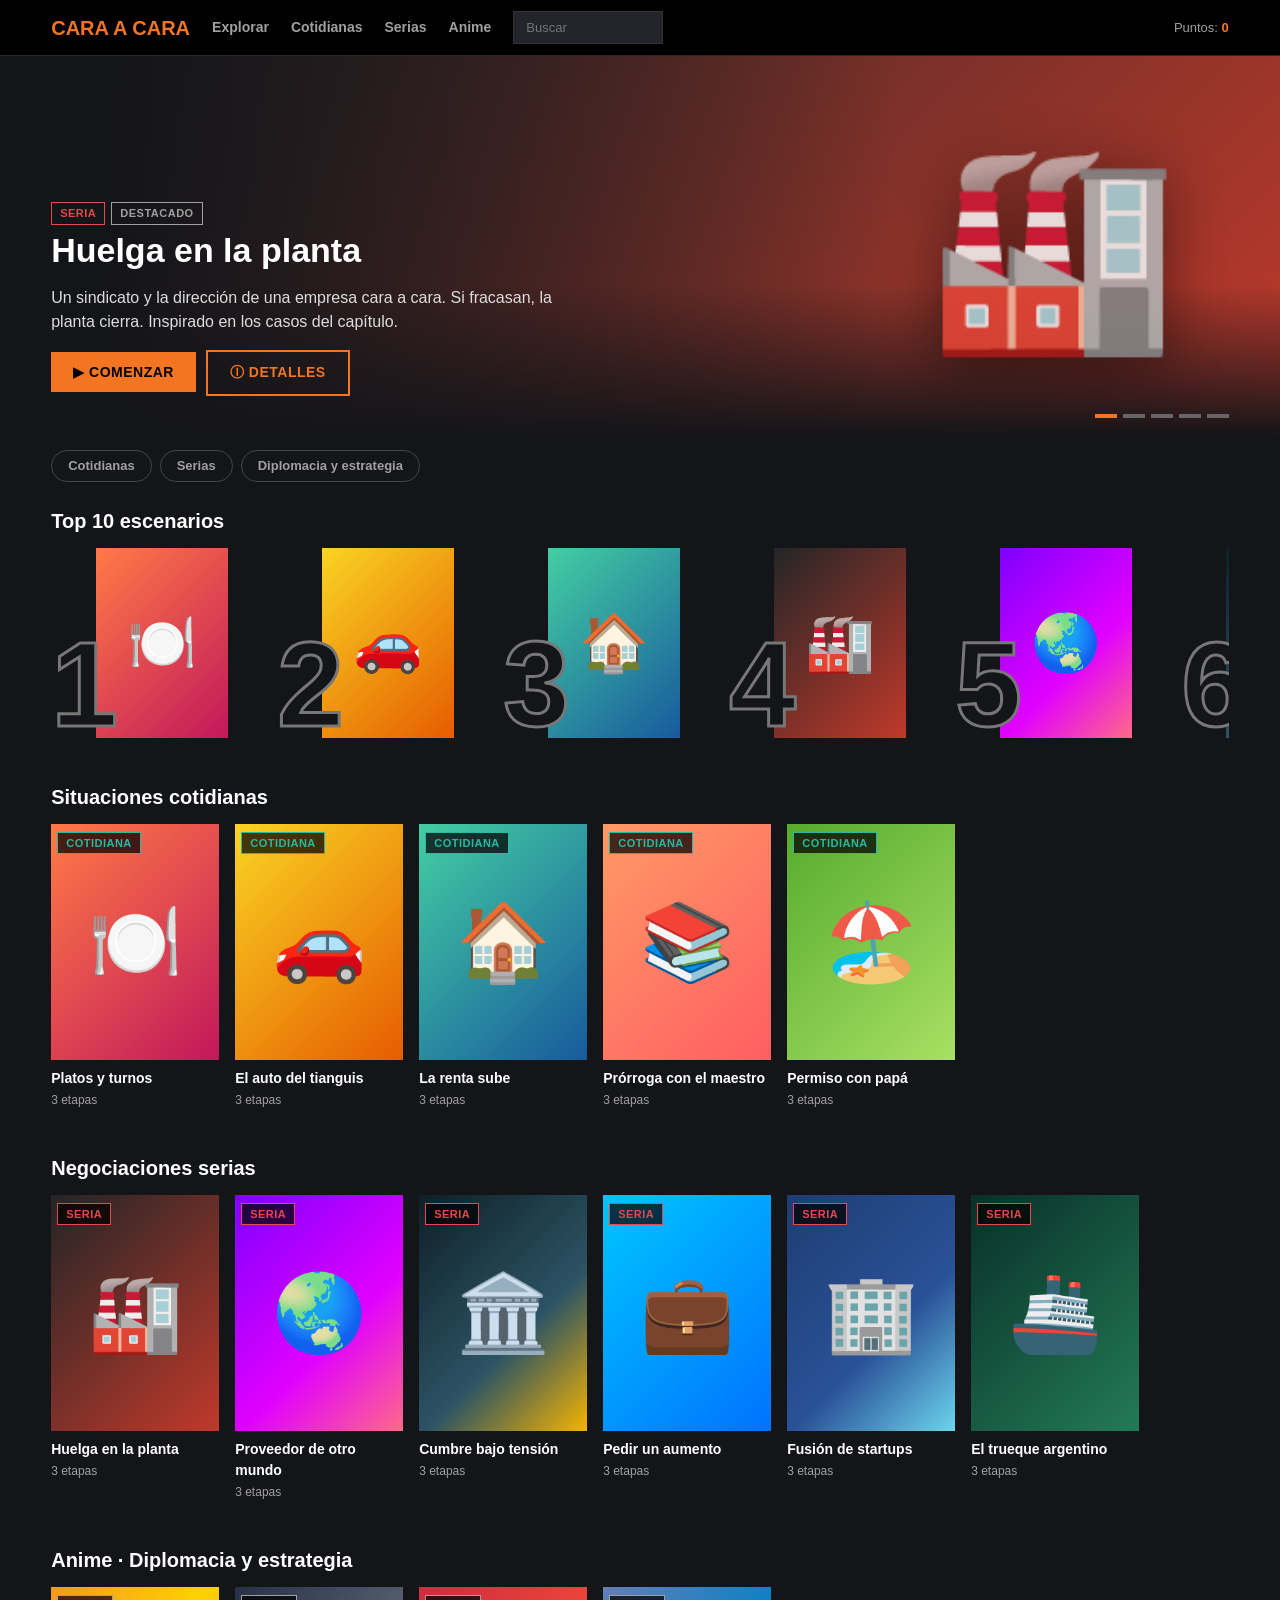
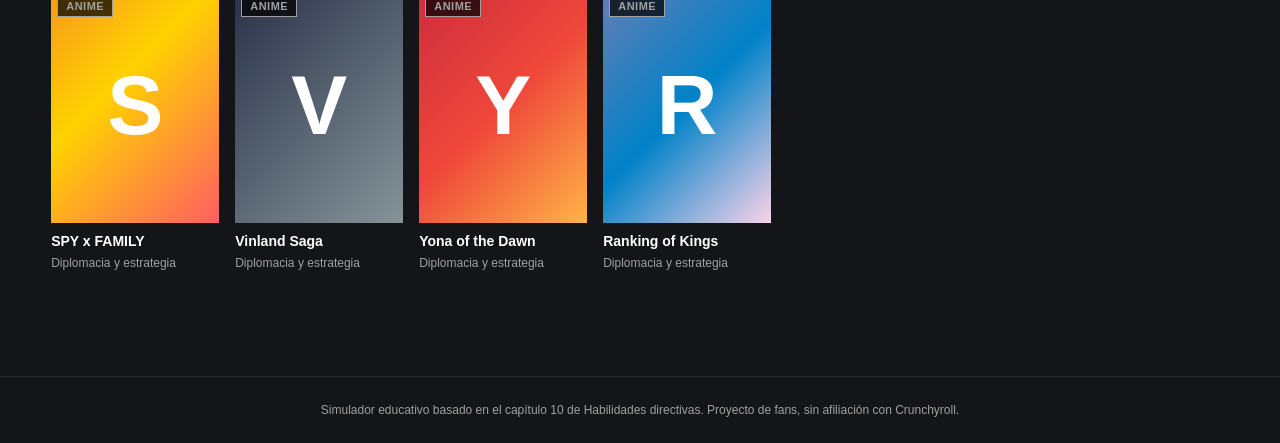
<file: Tercer parcial/Negociacion.html>
<!DOCTYPE html>
<html lang="es"><head><meta charset="utf-8">
<meta name="viewport" content="width=device-width, initial-scale=1, viewport-fit=cover">
<title>Cara a Cara · Simulador de negociación</title>
<style>
:root{color-scheme:dark;box-sizing:border-box;padding-top:env(safe-area-inset-top,0px);padding-bottom:env(safe-area-inset-bottom,0px);
--bg:#141519;--bg2:#1d1f25;--bg3:#23252b;--tx:#fff;--mu:#a0a0a0;--or:#f47521;--ok:#2ab8a5;--ko:#e5484d}
*{box-sizing:border-box}html{scroll-padding-top:env(safe-area-inset-top,0px)}
body{margin:0;background:var(--bg);color:var(--tx);font-family:"Lato","Segoe UI",Roboto,Arial,sans-serif;line-height:1.5}
nav{position:sticky;top:env(safe-area-inset-top,0px);z-index:5;display:flex;align-items:center;gap:22px;padding:0 4%;height:56px;background:#000;border-bottom:1px solid #2a2a2a}
.logo{font-weight:900;font-size:20px;color:var(--or);cursor:pointer;white-space:nowrap}
nav a{color:var(--mu);font-size:14px;cursor:pointer;font-weight:700}nav a:hover{color:var(--tx)}
.pts{margin-left:auto;font-size:13px;color:var(--mu);white-space:nowrap}.pts b{color:var(--or)}
.hero{position:relative;min-height:380px;display:flex;align-items:flex-end;padding:40px 4%;background:linear-gradient(90deg,var(--bg) 8%,transparent 70%),linear-gradient(0deg,var(--bg),transparent 40%),var(--g)}
.hero .big{position:absolute;right:8%;top:50%;transform:translateY(-50%);font-size:200px;opacity:.9;filter:drop-shadow(0 10px 30px #0008)}
.hero-in{position:relative;max-width:520px}
h1{font-size:34px;margin:6px 0;line-height:1.15}h2{font-size:20px;margin:0 0 12px}
.tag{display:inline-block;font-size:11px;font-weight:900;padding:2px 8px;border:1px solid var(--mu);color:var(--mu);margin-right:6px;letter-spacing:.5px}
.tag.s{border-color:var(--ko);color:var(--ko)}.tag.c{border-color:var(--ok);color:var(--ok)}
.btn{display:inline-flex;align-items:center;gap:8px;background:var(--or);color:#000;font-weight:900;border:0;padding:12px 22px;font-size:14px;cursor:pointer;letter-spacing:.5px;text-transform:uppercase}
.btn:hover{background:#ff8c42}.btn.o{background:transparent;border:2px solid var(--or);color:var(--or);margin-left:10px}
main{padding:24px 4% 60px}.row{margin-bottom:34px}
.rail{display:flex;gap:16px;overflow-x:auto;padding-bottom:10px;scrollbar-width:thin}
.card{flex:0 0 168px;cursor:pointer}.card:hover .poster{transform:translateY(-4px);outline:2px solid var(--or)}
.poster{height:236px;background:var(--g);display:flex;align-items:center;justify-content:center;font-size:76px;position:relative;transition:.15s}
.poster .tag{position:absolute;left:6px;top:8px;background:#000b;margin:0}
.poster .done{position:absolute;right:6px;bottom:6px;background:var(--or);color:#000;font-size:11px;font-weight:900;padding:1px 7px}
.card h3{font-size:14px;margin:8px 0 2px}.card p{margin:0;font-size:12px;color:var(--mu)}
.wrap{max-width:820px;margin:0 auto}
.panel{background:var(--bg2);padding:24px;margin-bottom:16px;border-left:4px solid var(--or)}
.bar{height:5px;background:#333;margin:10px 0 20px}.bar i{display:block;height:100%;background:var(--or);transition:.3s}
.phase{color:var(--or);font-weight:900;font-size:12px;letter-spacing:1px;text-transform:uppercase}
.opt{display:block;width:100%;text-align:left;background:var(--bg3);color:var(--tx);border:2px solid transparent;padding:14px 16px;margin-bottom:10px;font:inherit;cursor:pointer}
.opt:hover:not(:disabled){border-color:var(--or)}.opt:disabled{cursor:default}
.opt.g{border-color:var(--ok)}.opt.b{border-color:var(--ko)}.opt.m{border-color:#d9a441}
.fb{padding:14px 16px;background:#0006;border-left:4px solid var(--mu);margin:14px 0;font-size:14px}
.chips{display:flex;flex-wrap:wrap;gap:6px;margin:12px 0}.chips span{font-size:12px;background:var(--bg3);padding:3px 10px;color:var(--mu)}
.chips span.on{background:var(--or);color:#000;font-weight:900}
.score{font-size:64px;font-weight:900;color:var(--or);line-height:1}
.back{color:var(--mu);cursor:pointer;font-size:13px;display:inline-block;margin-bottom:14px}.back:hover{color:var(--tx)}
nav input{background:#23252b;border:1px solid #333;color:#fff;padding:6px 12px;width:150px;font:inherit;font-size:13px}
.poster::after{content:"▶";position:absolute;inset:0;display:flex;align-items:center;justify-content:center;font-size:44px;background:#000a;opacity:0;transition:.15s}
.card:hover .poster::after,.tp:hover .poster::after,.th:hover .poster::after{opacity:1}
.tp{flex:0 0 210px;display:flex;align-items:flex-end;cursor:pointer}.tp i{font:900 120px/.9 Arial;color:var(--bg);-webkit-text-stroke:3px #777;margin-right:-22px;z-index:1}.tp .poster{width:132px;height:190px;flex:none;font-size:56px;position:relative}
.th{flex:0 0 250px;cursor:pointer}.th .poster{height:140px;font-size:56px}.th .bar{margin:0;height:3px}
.dots{position:absolute;right:4%;bottom:18px;display:flex;gap:6px}.dots i{width:22px;height:4px;background:#666;cursor:pointer}.dots i.on{background:var(--or)}
.chipbar{display:flex;gap:8px;padding:14px 4% 0;overflow-x:auto}.chipbar a{border:1px solid #444;border-radius:20px;padding:5px 16px;font-size:13px;font-weight:700;color:var(--mu);cursor:pointer;white-space:nowrap}.chipbar a:hover{border-color:var(--or);color:var(--or)}
.foot{border-top:1px solid #2a2a2a;padding:24px 4%;color:var(--mu);font-size:12px;text-align:center}
.a-btn{text-decoration:none}
@media(max-width:700px){nav input{width:90px}.hero .big{font-size:110px;right:4%;top:30%}h1{font-size:26px}nav a.h{display:none}.card{flex-basis:140px}.poster{height:196px}}
</style></head><body>
<nav><span class="logo" onclick="home()">CARA A CARA</span><a class="h" onclick="home()">Explorar</a><a class="h" onclick="go('c')">Cotidianas</a><a class="h" onclick="go('s')">Serias</a><a class="h" onclick="go('k0')">Anime</a><input placeholder="Buscar" oninput="srch(this.value)"><span class="pts">Puntos: <b id="tp">0</b></span></nav>
<div id="app"></div>
<script>
const F=["Preparación","Discusión","Señales","Propuesta","Intercambio","Cierre","Acuerdo"];
// [fase, situación, [[opción, puntos, retroalimentación]]]
const S=[
{id:"roomie",k:"c",e:"🍽️",n:"Platos y turnos",g:"linear-gradient(135deg,#ff7a45,#c2185b)",d:"Tu roomie acumula platos sucios y tú ya no aguantas. Se vale arreglarlo sin romper la convivencia.",st:[
["Preparación","Entras a la cocina: otra vez hay platos de tres días. Tu roomie llegará en 10 minutos. ¿Cómo te preparas?",[["Reclamo en cuanto cruce la puerta.",0,"Negociar sin preparar es improvisar: pones a la otra parte a la defensiva."],["Anoto qué necesito (cocina limpia) y qué podría necesitar él/ella (horarios, tiempo).",2,"Identificar motivaciones propias y ajenas es la base del ganar-ganar."],["Lavo todo otra vez y me aguanto.",0,"Ceder sin hablar no resuelve; el conflicto vuelve."]]],
["Discusión","Platicas. Tu roomie dice: “Es que llego muy tarde del trabajo y ya no puedo”. ¿Qué haces?",[["Digo “eso no es mi problema”.",0,"Saber escuchar es una habilidad clave de la fase de discusión."],["Parafraseo: “Entonces el problema es el horario, ¿no?” y pregunto qué le funcionaría.",2,"Escuchar y confirmar revela intereses complementarios."],["Le explico por qué tengo razón.",1,"Transmitir tu mensaje ayuda, pero sin escuchar es monólogo."]]],
["Propuesta","Buscan una solución. ¿Qué propones?",[["Alternar días: tú lavas entre semana, yo en fines de semana, y revisamos en un mes.",2,"Propuesta adaptada a ambos y con seguimiento: ganar-ganar."],["Que lave siempre quien más ensucie, sin más.",1,"Razonable, pero difícil de medir y puede generar nuevas fricciones."],["O lavas tú todo o me voy.",0,"Un ultimátum rompe la relación que quieres mantener."]]]]},
{id:"auto",k:"c",e:"🚗",n:"El auto del tianguis",g:"linear-gradient(135deg,#f9d423,#e65c00)",d:"Quieres un auto usado, pero el vendedor pide mucho. Regateo versus acuerdo inteligente.",st:[
["Preparación","Ves un sedán a $95,000. Antes de ir, ¿qué haces?",[["Voy sin saber precios; ya veré.",0,"Un buen negociador está bien informado de lo que negocia."],["Investigo precios de mercado y fijo mi tope y mi alternativa.",2,"Preparar estrategia y alternativas te da poder real."],["Llevo todo mi efectivo para impresionar.",0,"Mostrar tu límite te quita margen de maniobra."]]],
["Señales","El vendedor mira su reloj y menciona que “hay otro interesado”. ¿Cómo lo lees?",[["Pago de inmediato por miedo a perderlo.",0,"Reaccionar sin analizar señales te hace ceder de más."],["Noto la presión de tiempo y pregunto qué le urge cerrar hoy.",2,"Identificar mensajes verbales y de actitud abre información útil."],["Le digo que seguro miente.",0,"Acusar daña la confianza, variable clave del proceso."]]],
["Intercambio","Te baja a $88,000. Tú tienes $82,000. ¿Y ahora?",[["Ofrezco $82,000 y garantía mecánica de 30 días por escrito.",2,"Dar y recibir con creatividad: él cierra hoy, tú reduces riesgo."],["Subo a $85,000 sin pedir nada.",1,"Cedes valor sin intercambio."],["Me voy sin dejar contacto.",0,"Cierras la puerta a una relación futura."]]]]},
{id:"renta",k:"c",e:"🏠",n:"La renta sube",g:"linear-gradient(135deg,#43cea2,#185a9d)",d:"Tu casera anuncia un aumento del 20 %. Quieres quedarte, ella quiere un buen inquilino.",st:[
["Preparación","Te llega el aviso de aumento. Antes de reunirte con ella, lo más estratégico es…",[["Reunir qué rentas hay en la zona y cuánto llevas pagando puntual.",2,"Argumentos con datos y escenarios positivos y negativos."],["Enojarte y llamar de inmediato.",0,"La emoción sin plan debilita tu posición."],["Empezar a empacar.",1,"Tener alternativa ayuda, pero no es una estrategia completa."]]],
["Discusión","Ella dice: “Todo está más caro”. ¿Cómo respondes?",[["“Entonces no es por mí, es por sus gastos; cuénteme.”",2,"Escuchar descubre el interés real: mantenerse sin pérdidas."],["“Pues yo no pago más.”",0,"Posición cerrada, sin información nueva."],["“Tiene razón, pago lo que sea.”",0,"Ceder todo no es negociar."]]],
["Cierre","Ambos están cerca de un acuerdo.",[["Propongo 10 % ahora, contrato a 2 años y pago adelantado de un mes.",2,"Beneficio mutuo: ella gana estabilidad, tú previsibilidad."],["Pido 0 % y que se resuelva.",0,"Ignorar sus intereses vuelve inviable el trato."],["Acepto el 20 %, pero guardo rencor.",1,"Cerraste, pero el perdedor tiende a revertir el equilibrio."]]]]},
{id:"huelga",k:"s",e:"🏭",n:"Huelga en la planta",g:"linear-gradient(135deg,#232526,#c0392b)",d:"Un sindicato y la dirección de una empresa cara a cara. Si fracasan, la planta cierra. Inspirado en los casos del capítulo.",st:[
["Preparación","Eres el director. Mañana hay mesa con el sindicato. ¿Qué haces primero?",[["Defino my postura final y no la muevo.",0,"La rigidez lleva al fracaso, como en el caso de Firestone."],["Mapeo intereses de ambas partes, objeciones probables y escenarios.",2,"Preparación estratégica: conoce motivaciones, anticipa objeciones."],["Delego todo a abogados.",1,"Apoyo útil, pero el directivo debe desarrollar su habilidad negociadora."]]],
["Marco","El sindicato propone otro formato: charlas con un mediador de cada sector.",[["Acepto charlas tripartitas por sector.",2,"En el caso de Francia, el marco tripartito aceleró la solución."],["Exijo negociar solo en mi oficina.",0,"El marco (lugar, formato) también es variable de la negociación."],["Rechazo todo hasta que levanten el paro.",0,"Condicionar escala el conflicto."]]],
["Acuerdo","El líder sindical ofrece volver a labores si hay reforma gradual de prestaciones.",[["Acuerdo gradual, revisión semestral y resumo lo que ambos ganamos.",2,"Resumir ventajas de la otra parte consolida el acuerdo."],["Acepto, pero presumo la victoria en prensa.",0,"La humildad es clave: vanagloriarse reabre el conflicto."],["Pido más tiempo sin dar fecha.",1,"Ganas tiempo, pero pierdes confianza."]]]]},
{id:"japon",k:"s",e:"🌏",n:"Proveedor de otro mundo",g:"linear-gradient(135deg,#7f00ff,#e100ff 60%,#ff6a88)",d:"Un contrato clave con un proveedor de otra cultura. Aquí el protocolo y el idioma importan tanto como el precio.",st:[
["Preparación","Recibirás a la delegación de tu proveedor asiático. ¿Cómo te preparas?",[["Estudio su protocolo (saludo, tarjetas, vestimenta) y contrato intérprete.",2,"Variables secundarias: protocolo, comunicación e idioma."],["Uso el mismo estilo directo de siempre.",0,"La habilidad multicultural es esencial hoy."],["Solo preparo mi presentación de precios.",1,"Cubre el fondo, descuidas la forma."]]],
["Señales","Tu contraparte guarda silencio tras tu oferta y no da respuesta.",[["Rompo el silencio bajando el precio.",0,"Interpretaste el silencio como rechazo y cediste sin necesidad."],["Hago una pausa, observo y pregunto qué aspecto desea revisar.",2,"Los gestos y silencios son lenguaje simbólico según la cultura."],["Insisto en que decidan hoy.",0,"Presionar el tiempo ofende en muchas culturas."]]],
["Cierre","La contraparte pide más plazo de pago.",[["Concedo plazo a cambio de volumen mayor y entrega escalonada.",2,"Intercambio creativo que fortalece la relación."],["Me niego por completo.",0,"Cierre rígido, sin intereses complementarios."],["Acepto todo y dejo el trato sin cláusulas.",1,"Sin alcances claros hay problemas futuros."]]]]},
{id:"cumbre",k:"s",e:"🏛️",n:"Cumbre bajo tensión",g:"linear-gradient(135deg,#0f2027,#2c5364 60%,#f4b400)",d:"En plena cumbre, un líder insulta a tu delegación. Tienes segundos para decidir. Basado en el caso de las cumbres tensas del libro.",st:[
["Señales","En el plenario, un presidente descalifica públicamente a un aliado tuyo. Todos te miran.",[["Le respondo con enojo y señalándole.",0,"Baja inteligencia emocional: escala el conflicto en público."],["Respiro, pido la palabra y propongo volver al tema con respeto.",2,"Control emocional y redirección al fondo del asunto."],["Abandono la sala.",0,"Retirarse cierra la puerta al acuerdo."]]],
["Discusión","Una mediadora cede la palabra a otro delegado. Tú puedes aprovechar para…",[["Dejar claro que discrepas, pero sin descalificar.",2,"Se puede discrepar radicalmente sin caer en la descalificación."],["Atacar su historial personal.",0,"El ataque personal destruye la relación."],["Quedarme callado todo el día.",1,"Evitas el conflicto, pero no defiendes intereses."]]],
["Acuerdo","Al cierre, tienen margen para un tratado comercial modesto.",[["Resumo avances de ambos y ofrezco un beneficio adicional menor.",2,"Si queda margen, aporta un beneficio más para tu interlocutor."],["Exijo todo o nada.",0,"Si one gana y otro pierde, los papeles se invertirán."],["Firmo rápido sin leer detalles.",0,"Siempre hay que ser estratega hasta el último punto."]]]]},
{id:"aumento",k:"s",e:"💼",n:"Pedir un aumento",g:"linear-gradient(135deg,#00c6ff,#0072ff)",d:"Quieres un aumento y tu jefa tiene un presupuesto limitado.",st:[
["Preparación","Pedirás un aumento. ¿Cómo te preparas?",[["Junto resultados, el valor de mercado de mi puesto y qué le preocupa a mi jefa.",2,"Conocer intereses y datos fortalece tu argumentación."],["Voy y digo que me urge el dinero.",0,"Tu necesidad personal no es argumento para la otra parte."],["Espero a que ella lo note sola.",1,"Sin iniciativa no hay negociación."]]],
["Propuesta","Ella dice que no hay presupuesto este trimestre.",[["Propongo un ajuste en dos etapas con metas medibles.",2,"Adaptas la oferta a las restricciones de ambas partes."],["Amenazo con renunciar.",0,"Una amenaza sin alternativa real daña la relación."],["Acepto y no toco el tema otra vez.",1,"Evitas el conflicto pero no resuelves tu interés."]]],
["Cierre","Aceptó la propuesta por etapas.",[["Resumo lo acordado por escrito y fijo fecha de revisión.",2,"Un acuerdo claro evita malentendidos."],["Presumo con mis compañeros.",0,"La humildad evita reabrir conflictos."],["Lo dejo todo de palabra.",1,"Sin registro, el acuerdo es frágil."]]]]},
{id:"prorroga",k:"c",e:"📚",n:"Prórroga con el maestro",g:"linear-gradient(135deg,#ff9966,#ff5e62)",d:"Necesitas más tiempo para un proyecto y tu maestro valora la puntualidad.",st:[
["Preparación","Sabes que no llegarás a tiempo. ¿Qué haces?",[["Pido cita antes de la fecha con un avance que mostrar.",2,"Anticiparse y mostrar avance genera confianza."],["Entrego tarde sin avisar.",0,"Sin comunicación pierdes credibilidad."],["Pido prórroga por mensaje a medianoche.",1,"Algo es mejor que nada, pero la forma importa."]]],
["Discusión","El maestro dice: “Todos tuvieron el mismo plazo”.",[["Reconozco que es justo y pregunto qué condiciones lo harían aceptable.",2,"Escuchar y buscar alternativas mantiene el diálogo."],["Le digo que es injusto.",0,"Acusar cierra la conversación."],["Invento una excusa dramática.",0,"Perder credibilidad cuesta más que el plazo."]]],
["Acuerdo","Hay apertura para darte dos días.",[["Entrego un avance mañana y el final en dos días.",2,"Das algo a cambio: ganar-ganar."],["Pido una semana completa.",1,"Exceder lo razonable tensa la negociación."],["Acepto sin preguntar los criterios.",1,"Falta claridad sobre los alcances."]]]]},
{id:"permiso",k:"c",e:"🏖️",n:"Permiso con papá",g:"linear-gradient(135deg,#56ab2f,#a8e063)",d:"Quieres ir de viaje con amigos. Tu papá tiene dudas y quiere confiar en ti.",st:[
["Preparación","Antes de pedir el permiso…",[["Preparo itinerario, contactos y plan de regreso, y pienso qué le preocupa.",2,"Anticipar objeciones es parte de la preparación."],["Lo pido a último minuto.",0,"El tiempo es una variable: la urgencia genera rechazo."],["Pido que mi mamá lo convenza.",1,"Sin hablar tú, no negocias."]]],
["Discusión","Tu papá dice: “Me preocupa que pase algo”.",[["Le pregunto qué le daría tranquilidad y propongo avisar cada tarde.",2,"Identificas el interés real y ofreces solución."],["Le digo que ya soy grande.",0,"No respondes a su preocupación."],["Me enojo y me voy.",0,"La relación futura importa."]]],
["Cierre","Casi aceptan.",[["Acepto compartir ubicación y regresar el domingo temprano.",2,"Cada uno cede algo y gana confianza."],["Exijo irme sin condiciones.",0,"Sin intercambio no hay acuerdo."],["Cancelo el viaje.",1,"Evitas el conflicto, pero ambos pierden."]]]]},
{id:"fusion",k:"s",e:"🏢",n:"Fusión de startups",g:"linear-gradient(135deg,#1e3c72,#2a5298 60%,#6dd5ed)",d:"Dos empresas pequeñas evalúan unirse. Hay egos, acciones y cultura en juego.",st:[
["Preparación","Eres cofundador. Antes de reunirte con la otra empresa…",[["Defino qué aportamos cada uno, mis límites y mi alternativa sin fusión.",2,"Conocer tu estrategia y tus alternativas da poder."],["Prometo todo para que firmen ya.",0,"Sin límites claros cedes el control."],["Dejo que ellos propongan primero.",1,"Sin análisis, solo reaccionas."]]],
["Intercambio","Piden 60 % de la sociedad; tú quieres 50 %.",[["Comparo aportaciones y propongo 55/45 con liderazgos compartidos.",2,"Descubres puntos complementarios."],["Me levanto de la mesa.",0,"Ruptura prematura."],["Acepto 60 % para no perder el trato.",0,"Perder equilibrio genera resentimiento."]]],
["Acuerdo","Falta firmar.",[["Reviso cultura, roles y salidas por escrito y resumo lo que ambos ganamos.",2,"Un acuerdo duradero cuida fondo y forma."],["Firmo de prisa por presión de inversionistas.",0,"Hay que ser estratega hasta el último punto."],["Firmo sin hablar de roles.",1,"La ambigüedad genera problemas futuros."]]]]},
{id:"trueque",k:"s",e:"🚢",n:"El trueque argentino",g:"linear-gradient(135deg,#093028,#237a57)",d:"Un país sin dinero suficiente quiere construir un palacio con piezas traídas de otro continente. ¿Qué ofrece a cambio? Inspirado en el caso del libro.",st:[
["Preparación","Eres el negociador. ¿Qué haces primero?",[["Analizo qué produce mi país que ellos necesiten.",2,"Identificar valor complementario es la base del ganar-ganar."],["Pido todo a crédito sin ofrecer nada.",0,"No hay beneficio para la otra parte."],["Copio la propuesta de otro país.",1,"Sin adaptarla a sus necesidades no convence."]]],
["Propuesta","Los proveedores dudan de aceptar mercancía en lugar de dinero.",[["Presento calidad, volumen y calendario de entregas garantizado.",2,"Saber vender la propuesta con análisis."],["Les digo que no tienen opción.",0,"Presión sin argumentos."],["Reduzco lo ofrecido sin explicar.",0,"Genera desconfianza."]]],
["Intercambio","Piden entregas más rápidas.",[["Adelanto parte a cambio de pagos escalonados en mercancía.",2,"Dar y recibir con creatividad."],["Cierro la negociación.",0,"Pierdes la relación comercial."],["Acepto todo sin revisar costos.",1,"Faltan alcances claros."]]]]}
];
const done={};let tot=0,cur=null,si=0,pt=0,ans=false,chosen=[];
const A=document.getElementById("app");
const lvl=p=>p>=5?["Ganar-ganar","El acuerdo benefició a ambas partes."]:p>=3?["Acuerdo parcial","Hubo trato, pero se dejó valor sobre la mesa."]:["Ganar-perder","Alguien salió perdiendo y eso suele revertirse."];
const tag=s=>`<span class="tag ${s.k}">${s.k=="c"?"COTIDIANA":"SERIA"}</span>`;
const card=s=>`<div class="card" onclick="detail('${s.id}')"><div class="poster" style="--g:${s.g}">${tag(s)}${s.e}${done[s.id]!=null?`<span class="done">${done[s.id]}/6</span>`:""}</div><h3>${s.n}</h3><p>${s.st.length} etapas</p></div>`;
const row=(t,l,id)=>`<div class="row" id="${id}"><h2>${t}</h2><div class="rail">${l.map(card).join("")}</div></div>`;
function home(){const f=S[3];scrollTo(0,0);
A.innerHTML=`<div class="hero" style="--g:${f.g}"><div class="big">${f.e}</div><div class="hero-in">${tag(f)}<span class="tag">DESTACADO</span><h1>${f.n}</h1><p style="color:#ddd">${f.d}</p><button class="btn" onclick="start('${f.id}')">▶ Comenzar</button><button class="btn o" onclick="detail('${f.id}')">ⓘ Detalles</button></div></div>
<main>${row("Situaciones cotidianas",S.filter(s=>s.k=="c"),"c")}${row("Negociaciones serias",S.filter(s=>s.k=="s"),"s")}${row("Todas las series",S,"a")}</main>`}
function go(id){home();document.getElementById(id).scrollIntoView({behavior:"smooth"})}
function detail(id){const s=S.find(x=>x.id==id);scrollTo(0,0);
const ph=new Set(s.st.map(x=>x[0]));
A.innerHTML=`<div class="hero" style="--g:${s.g};min-height:300px"><div class="big">${s.e}</div><div class="hero-in"><span class="back" onclick="home()">← Volver</span><br>${tag(s)}<h1>${s.n}</h1><p style="color:#ddd">${s.d}</p><button class="btn" onclick="start('${s.id}')">▶ ${done[s.id]!=null?"Reintentar":"Comenzar simulación"}</button></div></div>
<main><div class="wrap"><h2>Fases del capítulo 10 que pondrás a prueba</h2><div class="chips">${F.map(f=>`<span class="${ph.has(f)||(f=="Señales"&&s.st.some(x=>x[0]=="Marco"))?"on":""}">${f}</span>`).join("")}</div><p style="color:var(--mu);font-size:14px">${s.st.length} decisiones. Máximo: 6 puntos. Gana quien logra que ambas partes salgan beneficiadas.</p></div></main>`}
function start(id){cur=S.find(x=>x.id==id);si=0;pt=0;chosen=[];play()}
function play(){ans=false;const [fa,sit,op]=cur.st[si];scrollTo(0,0);
A.innerHTML=`<main><div class="wrap"><span class="back" onclick="detail('${cur.id}')">← Salir de la simulación</span><div class="bar"><i style="width:${si/cur.st.length*100}%"></i></div>
<div class="panel"><div class="phase">${cur.e} ${cur.n} · Fase: ${fa} · ${si+1}/${cur.st.length}</div><p style="font-size:18px;margin:10px 0 0">${sit}</p></div>
${op.map((o,i)=>`<button class="opt" onclick="pick(${i})">${o[0]}</button>`).join("")}<div id="fb"></div></div></main>`}
function pick(i){if(ans)return;ans=true;const o=cur.st[si][2];pt+=o[i][1];
document.querySelectorAll(".opt").forEach((b,j)=>{b.disabled=true;b.classList.add(o[j][1]==2?"g":o[j][1]==1?"m":"b");if(j!=i)b.style.opacity=.55});
const last=si==cur.st.length-1;
document.getElementById("fb").innerHTML=`<div class="fb"><b>${o[i][1]==2?"✔ Excelente":o[i][1]==1?"◐ Aceptable":"✖ Mejorable"}.</b> ${o[i][2]}</div><button class="btn" onclick="next()">${last?"Ver resultado":"Siguiente →"}</button>`}
function next(){si++;si<cur.st.length?play():end()}
function end(){const [t,m]=lvl(pt);const prev=done[cur.id]||0;if(pt>prev){tot+=pt-prev;done[cur.id]=pt}else if(done[cur.id]==null)done[cur.id]=pt;
document.getElementById("tp").textContent=tot;scrollTo(0,0);
A.innerHTML=`<main><div class="wrap"><div class="panel" style="text-align:center"><div class="phase">${cur.e} ${cur.n}</div><div class="score">${pt}/6</div><h1>${t}</h1><p style="color:var(--mu)">${m}</p><p style="font-size:14px">Recuerda: negociar es un proceso de comunicación donde ambas partes llegan a un acuerdo y la relación se mantiene.</p><button class="btn" onclick="start('${cur.id}')">Reintentar</button><button class="btn o" onclick="home()">Más series</button></div></div></main>`}
/* Anime: catálogo filtrado con los 4 animes con enlaces directos */
const ANI=[
{id:"spy",n:"SPY x FAMILY",cat:"Diplomacia y estrategia",g:"linear-gradient(135deg,#f7971e,#ffd200 40%,#ff5e62)",sy:"Un espía debe armar una familia falsa para acercarse a un objetivo, sin saber que su “hija” lee mentes y su “esposa” es asesina.",le:"Cada miembro oculta intereses. Practica leer señales verbales y de actitud, y negociar sin ver todas las cartas.",sc:"cumbre",url:"https://youtu.be/46owUpi6LTs?si=1-yL2IKeh7MzRIj3"},
{id:"vinland",n:"Vinland Saga",cat:"Diplomacia y estrategia",g:"linear-gradient(135deg,#283048,#859398)",sy:"Un joven vikingo crece entre guerras y venganzas, y se cuestiona si existe otro camino distinto a la violencia.",le:"Si una parte gana y otra pierde, los papeles tienden a invertirse. Es el valor del ganar-ganar.",sc:"huelga",url:"https://youtu.be/o-0XmcPJPRE?si=t-n8p4gvKREGUeh1"},
{id:"yona",n:"Yona of the Dawn",cat:"Diplomacia y estrategia",g:"linear-gradient(135deg,#cb2d3e,#ef473a 50%,#ffb347)",sy:"Una princesa pierde su trono y reúne aliados para recuperar su reino y proteger a su gente.",le:"Las alianzas se construyen entendiendo motivaciones propias y ajenas antes de proponer nada.",sc:"fusion",url:"https://youtu.be/mYSS78eKIEE?si=JfuysfQNrPBsQ_6B"},
{id:"kings",n:"Ranking of Kings",cat:"Diplomacia y estrategia",g:"linear-gradient(135deg,#667db6,#0082c8 50%,#fbd3e9)",sy:"Bojji, un príncipe sordo y pequeño, sueña con convertirse en el mejor rey del mundo.",le:"La comunicación va más allá de las palabras: gestos, actitud y empatía abren acuerdos.",sc:"trueque",url:"https://youtu.be/jH5tZWnZpgo?si=8GIrFZnJsvMIAvcE"}
];
const CATS=[...new Set(ANI.map(a=>a.cat))];
const acard=a=>`<div class="card" onclick="anime('${a.id}')"><div class="poster" style="--g:${a.g}"><span class="tag">ANIME</span><b style="font-size:84px">${a.n[0]}</b></div><h3>${a.n}</h3><p>${a.cat}</p></div>`;
const HF=[["s","huelga"],["a","spy"],["s","auto"],["a","kings"],["s","cumbre"]];let ht,hi=0;
function hs(i){const h=document.getElementById("hb");if(!h){clearInterval(ht);return}hi=i;const [t,id]=HF[i];const x=t=="s"?S.find(s=>s.id==id):ANI.find(a=>a.id==id);
h.style.setProperty("--g",x.g);document.getElementById("hbig").textContent=x.e||x.n[0];
document.getElementById("hin").innerHTML=`${t=="s"?tag(x):'<span class="tag">ANIME</span>'}<span class="tag">DESTACADO</span><h1>${x.n}</h1><p style="color:#ddd">${x.d||x.sy}</p><button class="btn" onclick="${t=="s"?`start('${id}')`:`anime('${id}')`}">▶ ${t=="s"?"Comenzar":"Ver ahora"}</button><button class="btn o" onclick="${t=="s"?`detail('${id}')`:`anime('${id}')`}">ⓘ Detalles</button>`;
document.getElementById("dots").innerHTML=HF.map((_,j)=>`<i class="${j==i?"on":""}" onclick="clearInterval(ht);hs(${j})"></i>`).join("")}
function home(){clearInterval(ht);scrollTo(0,0);const dn=S.filter(s=>done[s.id]!=null);
A.innerHTML=`<div class="hero" id="hb"><div class="big" id="hbig"></div><div class="hero-in" id="hin"></div><div class="dots" id="dots"></div></div>
<div class="chipbar"><a onclick="go('c')">Cotidianas</a><a onclick="go('s')">Serias</a>${CATS.map((c,i)=>`<a onclick="go('k${i}')">${c}</a>`).join("")}</div>
<main>${dn.length?`<div class="row"><h2>Continuar viendo</h2><div class="rail">${dn.map(s=>`<div class="th" onclick="detail('${s.id}')"><div class="poster" style="--g:${s.g}">${s.e}</div><div class="bar"><i style="width:${done[s.id]/6*100}%"></i></div><h3 style="font-size:14px;margin:8px 0 0">${s.n}</h3></div>`).join("")}</div></div>`:""}
<div class="row"><h2>Top 10 escenarios</h2><div class="rail">${S.slice(0,10).map((s,i)=>`<div class="tp" onclick="detail('${s.id}')"><i>${i+1}</i><div class="poster" style="--g:${s.g}">${s.e}</div></div>`).join("")}</div></div>
${row("Situaciones cotidianas",S.filter(s=>s.k=="c"),"c")}${row("Negociaciones serias",S.filter(s=>s.k=="s"),"s")}
${CATS.map((c,i)=>`<div class="row" id="k${i}"><h2>Anime · ${c}</h2><div class="rail">${ANI.filter(a=>a.cat==c).map(acard).join("")}</div></div>`).join("")}</main>
<div class="foot">Simulador educativo basado en el capítulo 10 de Habilidades directivas. Proyecto de fans, sin afiliación con Crunchyroll.</div>`;
hs(0);ht=setInterval(()=>hs((hi+1)%HF.length),6000)}
function anime(id){const a=ANI.find(x=>x.id==id),s=S.find(x=>x.id==a.sc);clearInterval(ht);scrollTo(0,0);
A.innerHTML=`<div class="hero" style="--g:${a.g};min-height:320px"><div class="big">${a.n[0]}</div><div class="hero-in"><span class="back" onclick="home()">← Volver</span><br><span class="tag">ANIME</span><span class="tag">${a.cat.toUpperCase()}</span><h1>${a.n}</h1><p style="color:#ddd">${a.sy}</p><a class="btn a-btn" href="${a.url}" target="_blank" rel="noopener">▶ Ver episodio en YouTube</a></div></div>
<main><div class="wrap"><div class="panel"><div class="phase">Lección de negociación</div><p>${a.le}</p><button class="btn" onclick="start('${s.id}')">Practicar: ${s.n}</button></div><p style="color:var(--mu);font-size:13px">El enlace abre directamente el episodio gratuito en YouTube.</p></div></main>`}
function srch(v){v=v.replace(/[<>&"]/g,"").toLowerCase().trim();if(!v)return home();clearInterval(ht);
const r=S.filter(s=>s.n.toLowerCase().includes(v)).map(card).concat(ANI.filter(a=>a.n.toLowerCase().includes(v)).map(acard));
A.innerHTML=`<main><h2>Resultados para “${v}”</h2><div class="rail" style="flex-wrap:wrap">${r.join("")||"<p style='color:var(--mu)'>Sin resultados.</p>"}</div></main>`}
home();
</script></body></html>
</file>
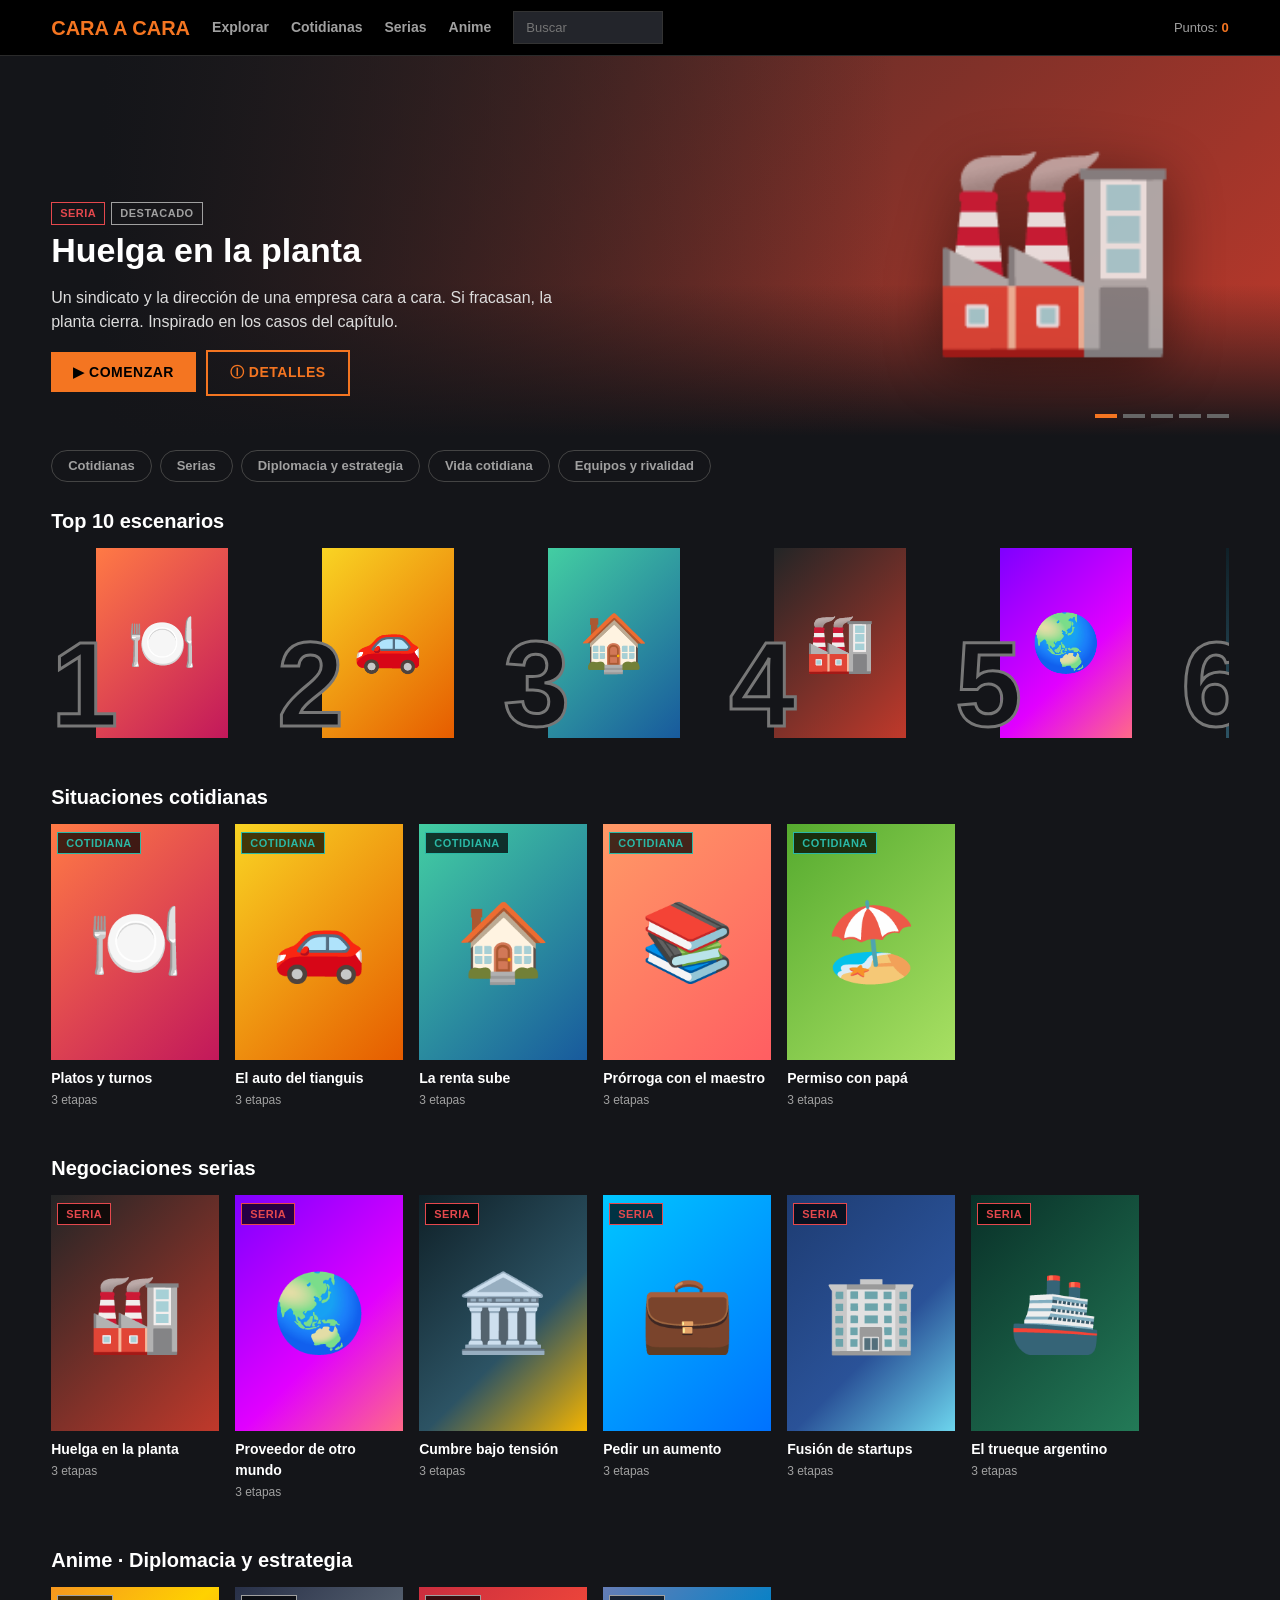
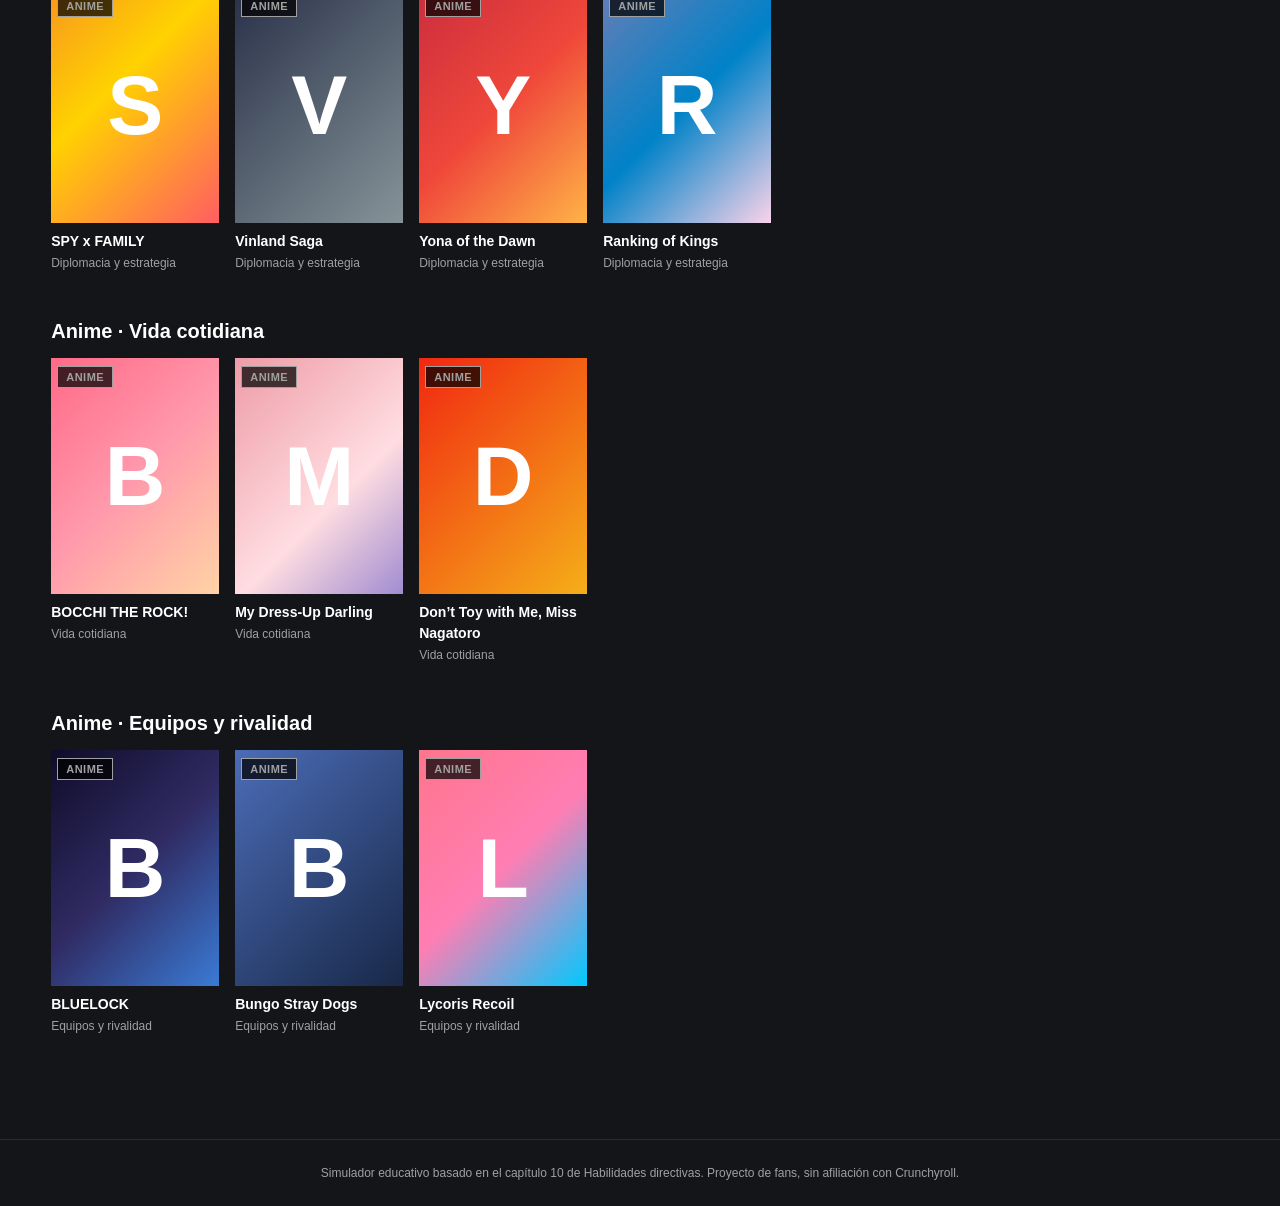
<file: Tercer parcial/Simulador de negociación.html>
<!DOCTYPE html>
<html lang="es"><head><meta charset="utf-8">
<meta name="viewport" content="width=device-width, initial-scale=1, viewport-fit=cover">
<title>Cara a Cara · Simulador de negociación</title>
<style>
:root{color-scheme:dark;box-sizing:border-box;padding-top:env(safe-area-inset-top,0px);padding-bottom:env(safe-area-inset-bottom,0px);
--bg:#141519;--bg2:#1d1f25;--bg3:#23252b;--tx:#fff;--mu:#a0a0a0;--or:#f47521;--ok:#2ab8a5;--ko:#e5484d}
*{box-sizing:border-box}html{scroll-padding-top:env(safe-area-inset-top,0px)}
body{margin:0;background:var(--bg);color:var(--tx);font-family:"Lato","Segoe UI",Roboto,Arial,sans-serif;line-height:1.5}
nav{position:sticky;top:env(safe-area-inset-top,0px);z-index:5;display:flex;align-items:center;gap:22px;padding:0 4%;height:56px;background:#000;border-bottom:1px solid #2a2a2a}
.logo{font-weight:900;font-size:20px;color:var(--or);cursor:pointer;white-space:nowrap}
nav a{color:var(--mu);font-size:14px;cursor:pointer;font-weight:700}nav a:hover{color:var(--tx)}
.pts{margin-left:auto;font-size:13px;color:var(--mu);white-space:nowrap}.pts b{color:var(--or)}
.hero{position:relative;min-height:380px;display:flex;align-items:flex-end;padding:40px 4%;background:linear-gradient(90deg,var(--bg) 8%,transparent 70%),linear-gradient(0deg,var(--bg),transparent 40%),var(--g)}
.hero .big{position:absolute;right:8%;top:50%;transform:translateY(-50%);font-size:200px;opacity:.9;filter:drop-shadow(0 10px 30px #0008)}
.hero-in{position:relative;max-width:520px}
h1{font-size:34px;margin:6px 0;line-height:1.15}h2{font-size:20px;margin:0 0 12px}
.tag{display:inline-block;font-size:11px;font-weight:900;padding:2px 8px;border:1px solid var(--mu);color:var(--mu);margin-right:6px;letter-spacing:.5px}
.tag.s{border-color:var(--ko);color:var(--ko)}.tag.c{border-color:var(--ok);color:var(--ok)}
.btn{display:inline-flex;align-items:center;gap:8px;background:var(--or);color:#000;font-weight:900;border:0;padding:12px 22px;font-size:14px;cursor:pointer;letter-spacing:.5px;text-transform:uppercase}
.btn:hover{background:#ff8c42}.btn.o{background:transparent;border:2px solid var(--or);color:var(--or);margin-left:10px}
main{padding:24px 4% 60px}.row{margin-bottom:34px}
.rail{display:flex;gap:16px;overflow-x:auto;padding-bottom:10px;scrollbar-width:thin}
.card{flex:0 0 168px;cursor:pointer}.card:hover .poster{transform:translateY(-4px);outline:2px solid var(--or)}
.poster{height:236px;background:var(--g);display:flex;align-items:center;justify-content:center;font-size:76px;position:relative;transition:.15s}
.poster .tag{position:absolute;left:6px;top:8px;background:#000b;margin:0}
.poster .done{position:absolute;right:6px;bottom:6px;background:var(--or);color:#000;font-size:11px;font-weight:900;padding:1px 7px}
.card h3{font-size:14px;margin:8px 0 2px}.card p{margin:0;font-size:12px;color:var(--mu)}
.wrap{max-width:820px;margin:0 auto}
.panel{background:var(--bg2);padding:24px;margin-bottom:16px;border-left:4px solid var(--or)}
.bar{height:5px;background:#333;margin:10px 0 20px}.bar i{display:block;height:100%;background:var(--or);transition:.3s}
.phase{color:var(--or);font-weight:900;font-size:12px;letter-spacing:1px;text-transform:uppercase}
.opt{display:block;width:100%;text-align:left;background:var(--bg3);color:var(--tx);border:2px solid transparent;padding:14px 16px;margin-bottom:10px;font:inherit;cursor:pointer}
.opt:hover:not(:disabled){border-color:var(--or)}.opt:disabled{cursor:default}
.opt.g{border-color:var(--ok)}.opt.b{border-color:var(--ko)}.opt.m{border-color:#d9a441}
.fb{padding:14px 16px;background:#0006;border-left:4px solid var(--mu);margin:14px 0;font-size:14px}
.chips{display:flex;flex-wrap:wrap;gap:6px;margin:12px 0}.chips span{font-size:12px;background:var(--bg3);padding:3px 10px;color:var(--mu)}
.chips span.on{background:var(--or);color:#000;font-weight:900}
.score{font-size:64px;font-weight:900;color:var(--or);line-height:1}
.back{color:var(--mu);cursor:pointer;font-size:13px;display:inline-block;margin-bottom:14px}.back:hover{color:var(--tx)}
nav input{background:#23252b;border:1px solid #333;color:#fff;padding:6px 12px;width:150px;font:inherit;font-size:13px}
.poster::after{content:"▶";position:absolute;inset:0;display:flex;align-items:center;justify-content:center;font-size:44px;background:#000a;opacity:0;transition:.15s}
.card:hover .poster::after,.tp:hover .poster::after,.th:hover .poster::after{opacity:1}
.tp{flex:0 0 210px;display:flex;align-items:flex-end;cursor:pointer}.tp i{font:900 120px/.9 Arial;color:var(--bg);-webkit-text-stroke:3px #777;margin-right:-22px;z-index:1}.tp .poster{width:132px;height:190px;flex:none;font-size:56px;position:relative}
.th{flex:0 0 250px;cursor:pointer}.th .poster{height:140px;font-size:56px}.th .bar{margin:0;height:3px}
.dots{position:absolute;right:4%;bottom:18px;display:flex;gap:6px}.dots i{width:22px;height:4px;background:#666;cursor:pointer}.dots i.on{background:var(--or)}
.chipbar{display:flex;gap:8px;padding:14px 4% 0;overflow-x:auto}.chipbar a{border:1px solid #444;border-radius:20px;padding:5px 16px;font-size:13px;font-weight:700;color:var(--mu);cursor:pointer;white-space:nowrap}.chipbar a:hover{border-color:var(--or);color:var(--or)}
.foot{border-top:1px solid #2a2a2a;padding:24px 4%;color:var(--mu);font-size:12px;text-align:center}
.a-btn{text-decoration:none}
@media(max-width:700px){nav input{width:90px}.hero .big{font-size:110px;right:4%;top:30%}h1{font-size:26px}nav a.h{display:none}.card{flex-basis:140px}.poster{height:196px}}
</style></head><body>
<nav><span class="logo" onclick="home()">CARA A CARA</span><a class="h" onclick="home()">Explorar</a><a class="h" onclick="go('c')">Cotidianas</a><a class="h" onclick="go('s')">Serias</a><a class="h" onclick="go('k0')">Anime</a><input placeholder="Buscar" oninput="srch(this.value)"><span class="pts">Puntos: <b id="tp">0</b></span></nav>
<div id="app"></div>
<script>
const F=["Preparación","Discusión","Señales","Propuesta","Intercambio","Cierre","Acuerdo"];
// [fase, situación, [[opción, puntos, retroalimentación]]]
const S=[
{id:"roomie",k:"c",e:"🍽️",n:"Platos y turnos",g:"linear-gradient(135deg,#ff7a45,#c2185b)",d:"Tu roomie acumula platos sucios y tú ya no aguantas. Se vale arreglarlo sin romper la convivencia.",st:[
["Preparación","Entras a la cocina: otra vez hay platos de tres días. Tu roomie llegará en 10 minutos. ¿Cómo te preparas?",[["Reclamo en cuanto cruce la puerta.",0,"Negociar sin preparar es improvisar: pones a la otra parte a la defensiva."],["Anoto qué necesito (cocina limpia) y qué podría necesitar él/ella (horarios, tiempo).",2,"Identificar motivaciones propias y ajenas es la base del ganar-ganar."],["Lavo todo otra vez y me aguanto.",0,"Ceder sin hablar no resuelve; el conflicto vuelve."]]],
["Discusión","Platicas. Tu roomie dice: “Es que llego muy tarde del trabajo y ya no puedo”. ¿Qué haces?",[["Digo “eso no es mi problema”.",0,"Saber escuchar es una habilidad clave de la fase de discusión."],["Parafraseo: “Entonces el problema es el horario, ¿no?” y pregunto qué le funcionaría.",2,"Escuchar y confirmar revela intereses complementarios."],["Le explico por qué tengo razón.",1,"Transmitir tu mensaje ayuda, pero sin escuchar es monólogo."]]],
["Propuesta","Buscan una solución. ¿Qué propones?",[["Alternar días: tú lavas entre semana, yo en fines de semana, y revisamos en un mes.",2,"Propuesta adaptada a ambos y con seguimiento: ganar-ganar."],["Que lave siempre quien más ensucie, sin más.",1,"Razonable, pero difícil de medir y puede generar nuevas fricciones."],["O lavas tú todo o me voy.",0,"Un ultimátum rompe la relación que quieres mantener."]]]]},
{id:"auto",k:"c",e:"🚗",n:"El auto del tianguis",g:"linear-gradient(135deg,#f9d423,#e65c00)",d:"Quieres un auto usado, pero el vendedor pide mucho. Regateo versus acuerdo inteligente.",st:[
["Preparación","Ves un sedán a $95,000. Antes de ir, ¿qué haces?",[["Voy sin saber precios; ya veré.",0,"Un buen negociador está bien informado de lo que negocia."],["Investigo precios de mercado y fijo mi tope y mi alternativa.",2,"Preparar estrategia y alternativas te da poder real."],["Llevo todo mi efectivo para impresionar.",0,"Mostrar tu límite te quita margen de maniobra."]]],
["Señales","El vendedor mira su reloj y menciona que “hay otro interesado”. ¿Cómo lo lees?",[["Pago de inmediato por miedo a perderlo.",0,"Reaccionar sin analizar señales te hace ceder de más."],["Noto la presión de tiempo y pregunto qué le urge cerrar hoy.",2,"Identificar mensajes verbales y de actitud abre información útil."],["Le digo que seguro miente.",0,"Acusar daña la confianza, variable clave del proceso."]]],
["Intercambio","Te baja a $88,000. Tú tienes $82,000. ¿Y ahora?",[["Ofrezco $82,000 y garantía mecánica de 30 días por escrito.",2,"Dar y recibir con creatividad: él cierra hoy, tú reduces riesgo."],["Subo a $85,000 sin pedir nada.",1,"Cedes valor sin intercambio."],["Me voy sin dejar contacto.",0,"Cierras la puerta a una relación futura."]]]]},
{id:"renta",k:"c",e:"🏠",n:"La renta sube",g:"linear-gradient(135deg,#43cea2,#185a9d)",d:"Tu casera anuncia un aumento del 20 %. Quieres quedarte, ella quiere un buen inquilino.",st:[
["Preparación","Te llega el aviso de aumento. Antes de reunirte con ella, lo más estratégico es…",[["Reunir qué rentas hay en la zona y cuánto llevas pagando puntual.",2,"Argumentos con datos y escenarios positivos y negativos."],["Enojarte y llamar de inmediato.",0,"La emoción sin plan debilita tu posición."],["Empezar a empacar.",1,"Tener alternativa ayuda, pero no es una estrategia completa."]]],
["Discusión","Ella dice: “Todo está más caro”. ¿Cómo respondes?",[["“Entonces no es por mí, es por sus gastos; cuénteme.”",2,"Escuchar descubre el interés real: mantenerse sin pérdidas."],["“Pues yo no pago más.”",0,"Posición cerrada, sin información nueva."],["“Tiene razón, pago lo que sea.”",0,"Ceder todo no es negociar."]]],
["Cierre","Ambos están cerca de un acuerdo.",[["Propongo 10 % ahora, contrato a 2 años y pago adelantado de un mes.",2,"Beneficio mutuo: ella gana estabilidad, tú previsibilidad."],["Pido 0 % y que se resuelva.",0,"Ignorar sus intereses vuelve inviable el trato."],["Acepto el 20 %, pero guardo rencor.",1,"Cerraste, pero el perdedor tiende a revertir el equilibrio."]]]]},
{id:"huelga",k:"s",e:"🏭",n:"Huelga en la planta",g:"linear-gradient(135deg,#232526,#c0392b)",d:"Un sindicato y la dirección de una empresa cara a cara. Si fracasan, la planta cierra. Inspirado en los casos del capítulo.",st:[
["Preparación","Eres el director. Mañana hay mesa con el sindicato. ¿Qué haces primero?",[["Defino mi postura final y no la muevo.",0,"La rigidez lleva al fracaso, como en el caso de Firestone."],["Mapeo intereses de ambas partes, objeciones probables y escenarios.",2,"Preparación estratégica: conoce motivaciones, anticipa objeciones."],["Delego todo a abogados.",1,"Apoyo útil, pero el directivo debe desarrollar su habilidad negociadora."]]],
["Marco","El sindicato propone otro formato: charlas con un mediador de cada sector.",[["Acepto charlas tripartitas por sector.",2,"En el caso de Francia, el marco tripartito aceleró la solución."],["Exijo negociar solo en mi oficina.",0,"El marco (lugar, formato) también es variable de la negociación."],["Rechazo todo hasta que levanten el paro.",0,"Condicionar escala el conflicto."]]],
["Acuerdo","El líder sindical ofrece volver a labores si hay reforma gradual de prestaciones.",[["Acuerdo gradual, revisión semestral y resumo lo que ambos ganamos.",2,"Resumir ventajas de la otra parte consolida el acuerdo."],["Acepto, pero presumo la victoria en prensa.",0,"La humildad es clave: vanagloriarse reabre el conflicto."],["Pido más tiempo sin dar fecha.",1,"Ganas tiempo, pero pierdes confianza."]]]]},
{id:"japon",k:"s",e:"🌏",n:"Proveedor de otro mundo",g:"linear-gradient(135deg,#7f00ff,#e100ff 60%,#ff6a88)",d:"Un contrato clave con un proveedor de otra cultura. Aquí el protocolo y el idioma importan tanto como el precio.",st:[
["Preparación","Recibirás a la delegación de tu proveedor asiático. ¿Cómo te preparas?",[["Estudio su protocolo (saludo, tarjetas, vestimenta) y contrato intérprete.",2,"Variables secundarias: protocolo, comunicación e idioma."],["Uso el mismo estilo directo de siempre.",0,"La habilidad multicultural es esencial hoy."],["Solo preparo mi presentación de precios.",1,"Cubre el fondo, descuidas la forma."]]],
["Señales","Tu contraparte guarda silencio tras tu oferta y no da respuesta.",[["Rompo el silencio bajando el precio.",0,"Interpretaste el silencio como rechazo y cediste sin necesidad."],["Hago una pausa, observo y pregunto qué aspecto desea revisar.",2,"Los gestos y silencios son lenguaje simbólico según la cultura."],["Insisto en que decidan hoy.",0,"Presionar el tiempo ofende en muchas culturas."]]],
["Cierre","La contraparte pide más plazo de pago.",[["Concedo plazo a cambio de volumen mayor y entrega escalonada.",2,"Intercambio creativo que fortalece la relación."],["Me niego por completo.",0,"Cierre rígido, sin intereses complementarios."],["Acepto todo y dejo el trato sin cláusulas.",1,"Sin alcances claros hay problemas futuros."]]]]},
{id:"cumbre",k:"s",e:"🏛️",n:"Cumbre bajo tensión",g:"linear-gradient(135deg,#0f2027,#2c5364 60%,#f4b400)",d:"En plena cumbre, un líder insulta a tu delegación. Tienes segundos para decidir. Basado en el caso de las cumbres tensas del libro.",st:[
["Señales","En el plenario, un presidente descalifica públicamente a un aliado tuyo. Todos te miran.",[["Le respondo con enojo y señalándole.",0,"Baja inteligencia emocional: escala el conflicto en público."],["Respiro, pido la palabra y propongo volver al tema con respeto.",2,"Control emocional y redirección al fondo del asunto."],["Abandono la sala.",0,"Retirarse cierra la puerta al acuerdo."]]],
["Discusión","Una mediadora cede la palabra a otro delegado. Tú puedes aprovechar para…",[["Dejar claro que discrepas, pero sin descalificar.",2,"Se puede discrepar radicalmente sin caer en la descalificación."],["Atacar su historial personal.",0,"El ataque personal destruye la relación."],["Quedarme callado todo el día.",1,"Evitas el conflicto, pero no defiendes intereses."]]],
["Acuerdo","Al cierre, tienen margen para un tratado comercial modesto.",[["Resumo avances de ambos y ofrezco un beneficio adicional menor.",2,"Si queda margen, aporta un beneficio más para tu interlocutor."],["Exijo todo o nada.",0,"Si uno gana y otro pierde, los papeles se invertirán."],["Firmo rápido sin leer detalles.",0,"Siempre hay que ser estratega hasta el último punto."]]]]},
{id:"aumento",k:"s",e:"💼",n:"Pedir un aumento",g:"linear-gradient(135deg,#00c6ff,#0072ff)",d:"Quieres un aumento y tu jefa tiene un presupuesto limitado.",st:[
["Preparación","Pedirás un aumento. ¿Cómo te preparas?",[["Junto resultados, el valor de mercado de mi puesto y qué le preocupa a mi jefa.",2,"Conocer intereses y datos fortalece tu argumentación."],["Voy y digo que me urge el dinero.",0,"Tu necesidad personal no es argumento para la otra parte."],["Espero a que ella lo note sola.",1,"Sin iniciativa no hay negociación."]]],
["Propuesta","Ella dice que no hay presupuesto este trimestre.",[["Propongo un ajuste en dos etapas con metas medibles.",2,"Adaptas la oferta a las restricciones de ambas partes."],["Amenazo con renunciar.",0,"Una amenaza sin alternativa real daña la relación."],["Acepto y no toco el tema otra vez.",1,"Evitas el conflicto pero no resuelves tu interés."]]],
["Cierre","Aceptó la propuesta por etapas.",[["Resumo lo acordado por escrito y fijo fecha de revisión.",2,"Un acuerdo claro evita malentendidos."],["Presumo con mis compañeros.",0,"La humildad evita reabrir conflictos."],["Lo dejo todo de palabra.",1,"Sin registro, el acuerdo es frágil."]]]]},
{id:"prorroga",k:"c",e:"📚",n:"Prórroga con el maestro",g:"linear-gradient(135deg,#ff9966,#ff5e62)",d:"Necesitas más tiempo para un proyecto y tu maestro valora la puntualidad.",st:[
["Preparación","Sabes que no llegarás a tiempo. ¿Qué haces?",[["Pido cita antes de la fecha con un avance que mostrar.",2,"Anticiparse y mostrar avance genera confianza."],["Entrego tarde sin avisar.",0,"Sin comunicación pierdes credibilidad."],["Pido prórroga por mensaje a medianoche.",1,"Algo es mejor que nada, pero la forma importa."]]],
["Discusión","El maestro dice: “Todos tuvieron el mismo plazo”.",[["Reconozco que es justo y pregunto qué condiciones lo harían aceptable.",2,"Escuchar y buscar alternativas mantiene el diálogo."],["Le digo que es injusto.",0,"Acusar cierra la conversación."],["Invento una excusa dramática.",0,"Perder credibilidad cuesta más que el plazo."]]],
["Acuerdo","Hay apertura para darte dos días.",[["Entrego un avance mañana y el final en dos días.",2,"Das algo a cambio: ganar-ganar."],["Pido una semana completa.",1,"Exceder lo razonable tensa la negociación."],["Acepto sin preguntar los criterios.",1,"Falta claridad sobre los alcances."]]]]},
{id:"permiso",k:"c",e:"🏖️",n:"Permiso con papá",g:"linear-gradient(135deg,#56ab2f,#a8e063)",d:"Quieres ir de viaje con amigos. Tu papá tiene dudas y quiere confiar en ti.",st:[
["Preparación","Antes de pedir el permiso…",[["Preparo itinerario, contactos y plan de regreso, y pienso qué le preocupa.",2,"Anticipar objeciones es parte de la preparación."],["Lo pido a último minuto.",0,"El tiempo es una variable: la urgencia genera rechazo."],["Pido que mi mamá lo convenza.",1,"Sin hablar tú, no negocias."]]],
["Discusión","Tu papá dice: “Me preocupa que pase algo”.",[["Le pregunto qué le daría tranquilidad y propongo avisar cada tarde.",2,"Identificas el interés real y ofreces solución."],["Le digo que ya soy grande.",0,"No respondes a su preocupación."],["Me enojo y me voy.",0,"La relación futura importa."]]],
["Cierre","Casi aceptan.",[["Acepto compartir ubicación y regresar el domingo temprano.",2,"Cada uno cede algo y gana confianza."],["Exijo irme sin condiciones.",0,"Sin intercambio no hay acuerdo."],["Cancelo el viaje.",1,"Evitas el conflicto, pero ambos pierden."]]]]},
{id:"fusion",k:"s",e:"🏢",n:"Fusión de startups",g:"linear-gradient(135deg,#1e3c72,#2a5298 60%,#6dd5ed)",d:"Dos empresas pequeñas evalúan unirse. Hay egos, acciones y cultura en juego.",st:[
["Preparación","Eres cofundador. Antes de reunirte con la otra empresa…",[["Defino qué aportamos cada uno, mis límites y mi alternativa sin fusión.",2,"Conocer tu estrategia y tus alternativas da poder."],["Prometo todo para que firmen ya.",0,"Sin límites claros cedes el control."],["Dejo que ellos propongan primero.",1,"Sin análisis, solo reaccionas."]]],
["Intercambio","Piden 60 % de la sociedad; tú quieres 50 %.",[["Comparo aportaciones y propongo 55/45 con liderazgos compartidos.",2,"Descubres puntos complementarios."],["Me levanto de la mesa.",0,"Ruptura prematura."],["Acepto 60 % para no perder el trato.",0,"Perder equilibrio genera resentimiento."]]],
["Acuerdo","Falta firmar.",[["Reviso cultura, roles y salidas por escrito y resumo lo que ambos ganamos.",2,"Un acuerdo duradero cuida fondo y forma."],["Firmo de prisa por presión de inversionistas.",0,"Hay que ser estratega hasta el último punto."],["Firmo sin hablar de roles.",1,"La ambigüedad genera problemas futuros."]]]]},
{id:"trueque",k:"s",e:"🚢",n:"El trueque argentino",g:"linear-gradient(135deg,#093028,#237a57)",d:"Un país sin dinero suficiente quiere construir un palacio con piezas traídas de otro continente. ¿Qué ofrece a cambio? Inspirado en el caso del libro.",st:[
["Preparación","Eres el negociador. ¿Qué haces primero?",[["Analizo qué produce mi país que ellos necesiten.",2,"Identificar valor complementario es la base del ganar-ganar."],["Pido todo a crédito sin ofrecer nada.",0,"No hay beneficio para la otra parte."],["Copio la propuesta de otro país.",1,"Sin adaptarla a sus necesidades no convence."]]],
["Propuesta","Los proveedores dudan de aceptar mercancía en lugar de dinero.",[["Presento calidad, volumen y calendario de entregas garantizado.",2,"Saber vender la propuesta con análisis."],["Les digo que no tienen opción.",0,"Presión sin argumentos."],["Reduzco lo ofrecido sin explicar.",0,"Genera desconfianza."]]],
["Intercambio","Piden entregas más rápidas.",[["Adelanto parte a cambio de pagos escalonados en mercancía.",2,"Dar y recibir con creatividad."],["Cierro la negociación.",0,"Pierdes la relación comercial."],["Acepto todo sin revisar costos.",1,"Faltan alcances claros."]]]]}
];
const done={};let tot=0,cur=null,si=0,pt=0,ans=false,chosen=[];
const A=document.getElementById("app");
const lvl=p=>p>=5?["Ganar-ganar","El acuerdo benefició a ambas partes."]:p>=3?["Acuerdo parcial","Hubo trato, pero se dejó valor sobre la mesa."]:["Ganar-perder","Alguien salió perdiendo y eso suele revertirse."];
const tag=s=>`<span class="tag ${s.k}">${s.k=="c"?"COTIDIANA":"SERIA"}</span>`;
const card=s=>`<div class="card" onclick="detail('${s.id}')"><div class="poster" style="--g:${s.g}">${tag(s)}${s.e}${done[s.id]!=null?`<span class="done">${done[s.id]}/6</span>`:""}</div><h3>${s.n}</h3><p>${s.st.length} etapas</p></div>`;
const row=(t,l,id)=>`<div class="row" id="${id}"><h2>${t}</h2><div class="rail">${l.map(card).join("")}</div></div>`;
function home(){const f=S[3];scrollTo(0,0);
A.innerHTML=`<div class="hero" style="--g:${f.g}"><div class="big">${f.e}</div><div class="hero-in">${tag(f)}<span class="tag">DESTACADO</span><h1>${f.n}</h1><p style="color:#ddd">${f.d}</p><button class="btn" onclick="start('${f.id}')">▶ Comenzar</button><button class="btn o" onclick="detail('${f.id}')">ⓘ Detalles</button></div></div>
<main>${row("Situaciones cotidianas",S.filter(s=>s.k=="c"),"c")}${row("Negociaciones serias",S.filter(s=>s.k=="s"),"s")}${row("Todas las series",S,"a")}</main>`}
function go(id){home();document.getElementById(id).scrollIntoView({behavior:"smooth"})}
function detail(id){const s=S.find(x=>x.id==id);scrollTo(0,0);
const ph=new Set(s.st.map(x=>x[0]));
A.innerHTML=`<div class="hero" style="--g:${s.g};min-height:300px"><div class="big">${s.e}</div><div class="hero-in"><span class="back" onclick="home()">← Volver</span><br>${tag(s)}<h1>${s.n}</h1><p style="color:#ddd">${s.d}</p><button class="btn" onclick="start('${s.id}')">▶ ${done[s.id]!=null?"Reintentar":"Comenzar simulación"}</button></div></div>
<main><div class="wrap"><h2>Fases del capítulo 10 que pondrás a prueba</h2><div class="chips">${F.map(f=>`<span class="${ph.has(f)||(f=="Señales"&&s.st.some(x=>x[0]=="Marco"))?"on":""}">${f}</span>`).join("")}</div><p style="color:var(--mu);font-size:14px">${s.st.length} decisiones. Máximo: 6 puntos. Gana quien logra que ambas partes salgan beneficiadas.</p></div></main>`}
function start(id){cur=S.find(x=>x.id==id);si=0;pt=0;chosen=[];play()}
function play(){ans=false;const [fa,sit,op]=cur.st[si];scrollTo(0,0);
A.innerHTML=`<main><div class="wrap"><span class="back" onclick="detail('${cur.id}')">← Salir de la simulación</span><div class="bar"><i style="width:${si/cur.st.length*100}%"></i></div>
<div class="panel"><div class="phase">${cur.e} ${cur.n} · Fase: ${fa} · ${si+1}/${cur.st.length}</div><p style="font-size:18px;margin:10px 0 0">${sit}</p></div>
${op.map((o,i)=>`<button class="opt" onclick="pick(${i})">${o[0]}</button>`).join("")}<div id="fb"></div></div></main>`}
function pick(i){if(ans)return;ans=true;const o=cur.st[si][2];pt+=o[i][1];
document.querySelectorAll(".opt").forEach((b,j)=>{b.disabled=true;b.classList.add(o[j][1]==2?"g":o[j][1]==1?"m":"b");if(j!=i)b.style.opacity=.55});
const last=si==cur.st.length-1;
document.getElementById("fb").innerHTML=`<div class="fb"><b>${o[i][1]==2?"✔ Excelente":o[i][1]==1?"◐ Aceptable":"✖ Mejorable"}.</b> ${o[i][2]}</div><button class="btn" onclick="next()">${last?"Ver resultado":"Siguiente →"}</button>`}
function next(){si++;si<cur.st.length?play():end()}
function end(){const [t,m]=lvl(pt);const prev=done[cur.id]||0;if(pt>prev){tot+=pt-prev;done[cur.id]=pt}else if(done[cur.id]==null)done[cur.id]=pt;
document.getElementById("tp").textContent=tot;scrollTo(0,0);
A.innerHTML=`<main><div class="wrap"><div class="panel" style="text-align:center"><div class="phase">${cur.e} ${cur.n}</div><div class="score">${pt}/6</div><h1>${t}</h1><p style="color:var(--mu)">${m}</p><p style="font-size:14px">Recuerda: negociar es un proceso de comunicación donde ambas partes llegan a un acuerdo y la relación se mantiene.</p><button class="btn" onclick="start('${cur.id}')">Reintentar</button><button class="btn o" onclick="home()">Más series</button></div></div></main>`}
/* Anime: catálogo con enlace a búsqueda del episodio 1 en YouTube */
const ANI=[
{id:"spy",n:"SPY x FAMILY",cat:"Diplomacia y estrategia",g:"linear-gradient(135deg,#f7971e,#ffd200 40%,#ff5e62)",sy:"Un espía debe armar una familia falsa para acercarse a un objetivo, sin saber que su “hija” lee mentes y su “esposa” es asesina.",le:"Cada miembro oculta intereses. Practica leer señales verbales y de actitud, y negociar sin ver todas las cartas.",sc:"cumbre"},
{id:"vinland",n:"Vinland Saga",cat:"Diplomacia y estrategia",g:"linear-gradient(135deg,#283048,#859398)",sy:"Un joven vikingo crece entre guerras y venganzas, y se cuestiona si existe otro camino distinto a la violencia.",le:"Si una parte gana y otra pierde, los papeles tienden a invertirse. Es el valor del ganar-ganar.",sc:"huelga"},
{id:"yona",n:"Yona of the Dawn",cat:"Diplomacia y estrategia",g:"linear-gradient(135deg,#cb2d3e,#ef473a 50%,#ffb347)",sy:"Una princesa pierde su trono y reúne aliados para recuperar su reino y proteger a su gente.",le:"Las alianzas se construyen entendiendo motivaciones propias y ajenas antes de proponer nada.",sc:"fusion"},
{id:"kings",n:"Ranking of Kings",cat:"Diplomacia y estrategia",g:"linear-gradient(135deg,#667db6,#0082c8 50%,#fbd3e9)",sy:"Bojji, un príncipe sordo y pequeño, sueña con convertirse en el mejor rey del mundo.",le:"La comunicación va más allá de las palabras: gestos, actitud y empatía abren acuerdos.",sc:"trueque"},
{id:"bocchi",n:"BOCCHI THE ROCK!",cat:"Vida cotidiana",g:"linear-gradient(135deg,#ff6a88,#ff99ac 50%,#ffd3a5)",sy:"Una chica muy tímida sueña con tocar en una banda y se une a un grupo que cambia su vida.",le:"Negociar empieza por comunicarse. Practica pedir lo que necesitas y escuchar al otro.",sc:"permiso"},
{id:"darling",n:"My Dress-Up Darling",cat:"Vida cotidiana",g:"linear-gradient(135deg,#ee9ca7,#ffdde1 60%,#a18cd1)",sy:"Un chico que hace muñecas hina conoce a una compañera extrovertida que ama el cosplay y le pide ayuda.",le:"Intereses complementarios: cada uno aporta lo que el otro necesita. Ejemplo de ganar-ganar.",sc:"roomie"},
{id:"nagatoro",n:"Don’t Toy with Me, Miss Nagatoro",cat:"Vida cotidiana",g:"linear-gradient(135deg,#f12711,#f5af19)",sy:"Una estudiante bromea sin parar con su senpai, y entre ambos se va formando un vínculo.",le:"Poner límites con respeto es parte de negociar una relación que quieres mantener.",sc:"prorroga"},
{id:"bluelock",n:"BLUELOCK",cat:"Equipos y rivalidad",g:"linear-gradient(135deg,#0f0c29,#302b63 50%,#3a7bd5)",sy:"Delanteros de todo Japón compiten en un programa para convertirse en el mejor goleador.",le:"Competir o cooperar: el enfoque ganar-ganar convierte rivales en aliados.",sc:"aumento"},
{id:"bungo",n:"Bungo Stray Dogs",cat:"Equipos y rivalidad",g:"linear-gradient(135deg,#4b6cb7,#182848)",sy:"Una agencia de detectives con habilidades especiales resuelve casos que la policía no puede.",le:"Cada líder tiene su estilo de mando y negociación. Identifica el de tu contraparte.",sc:"fusion"},
{id:"lycoris",n:"Lycoris Recoil",cat:"Equipos y rivalidad",g:"linear-gradient(135deg,#ff758c,#ff7eb3 50%,#00c9ff)",sy:"Dos jóvenes agentes comparten misiones y un café, mientras la ley y la justicia chocan.",le:"El acuerdo nace de roles claros y confianza mutua entre quienes comparten un objetivo.",sc:"aumento"}
];
const CATS=[...new Set(ANI.map(a=>a.cat))];
const aq=a=>"https://www.youtube.com/results?search_query="+encodeURIComponent(a.n+" episode 1 Crunchyroll");
const acard=a=>`<div class="card" onclick="anime('${a.id}')"><div class="poster" style="--g:${a.g}"><span class="tag">ANIME</span><b style="font-size:84px">${a.n[0]}</b></div><h3>${a.n}</h3><p>${a.cat}</p></div>`;
const HF=[["s","huelga"],["a","spy"],["s","auto"],["a","kings"],["s","cumbre"]];let ht,hi=0;
function hs(i){const h=document.getElementById("hb");if(!h){clearInterval(ht);return}hi=i;const [t,id]=HF[i];const x=t=="s"?S.find(s=>s.id==id):ANI.find(a=>a.id==id);
h.style.setProperty("--g",x.g);document.getElementById("hbig").textContent=x.e||x.n[0];
document.getElementById("hin").innerHTML=`${t=="s"?tag(x):'<span class="tag">ANIME</span>'}<span class="tag">DESTACADO</span><h1>${x.n}</h1><p style="color:#ddd">${x.d||x.sy}</p><button class="btn" onclick="${t=="s"?`start('${id}')`:`anime('${id}')`}">▶ ${t=="s"?"Comenzar":"Ver ahora"}</button><button class="btn o" onclick="${t=="s"?`detail('${id}')`:`anime('${id}')`}">ⓘ Detalles</button>`;
document.getElementById("dots").innerHTML=HF.map((_,j)=>`<i class="${j==i?"on":""}" onclick="clearInterval(ht);hs(${j})"></i>`).join("")}
function home(){clearInterval(ht);scrollTo(0,0);const dn=S.filter(s=>done[s.id]!=null);
A.innerHTML=`<div class="hero" id="hb"><div class="big" id="hbig"></div><div class="hero-in" id="hin"></div><div class="dots" id="dots"></div></div>
<div class="chipbar"><a onclick="go('c')">Cotidianas</a><a onclick="go('s')">Serias</a>${CATS.map((c,i)=>`<a onclick="go('k${i}')">${c}</a>`).join("")}</div>
<main>${dn.length?`<div class="row"><h2>Continuar viendo</h2><div class="rail">${dn.map(s=>`<div class="th" onclick="detail('${s.id}')"><div class="poster" style="--g:${s.g}">${s.e}</div><div class="bar"><i style="width:${done[s.id]/6*100}%"></i></div><h3 style="font-size:14px;margin:8px 0 0">${s.n}</h3></div>`).join("")}</div></div>`:""}
<div class="row"><h2>Top 10 escenarios</h2><div class="rail">${S.slice(0,10).map((s,i)=>`<div class="tp" onclick="detail('${s.id}')"><i>${i+1}</i><div class="poster" style="--g:${s.g}">${s.e}</div></div>`).join("")}</div></div>
${row("Situaciones cotidianas",S.filter(s=>s.k=="c"),"c")}${row("Negociaciones serias",S.filter(s=>s.k=="s"),"s")}
${CATS.map((c,i)=>`<div class="row" id="k${i}"><h2>Anime · ${c}</h2><div class="rail">${ANI.filter(a=>a.cat==c).map(acard).join("")}</div></div>`).join("")}</main>
<div class="foot">Simulador educativo basado en el capítulo 10 de Habilidades directivas. Proyecto de fans, sin afiliación con Crunchyroll.</div>`;
hs(0);ht=setInterval(()=>hs((hi+1)%HF.length),6000)}
function anime(id){const a=ANI.find(x=>x.id==id),s=S.find(x=>x.id==a.sc);clearInterval(ht);scrollTo(0,0);
A.innerHTML=`<div class="hero" style="--g:${a.g};min-height:320px"><div class="big">${a.n[0]}</div><div class="hero-in"><span class="back" onclick="home()">← Volver</span><br><span class="tag">ANIME</span><span class="tag">${a.cat.toUpperCase()}</span><h1>${a.n}</h1><p style="color:#ddd">${a.sy}</p><a class="btn a-btn" href="${aq(a)}" target="_blank" rel="noopener">▶ Ver episodio 1 en YouTube</a></div></div>
<main><div class="wrap"><div class="panel"><div class="phase">Lección de negociación</div><p>${a.le}</p><button class="btn" onclick="start('${s.id}')">Practicar: ${s.n}</button></div><p style="color:var(--mu);font-size:13px">El enlace abre la búsqueda en YouTube del primer episodio publicado por los canales oficiales de Crunchyroll. La disponibilidad cambia según la región y la fecha.</p></div></main>`}
function srch(v){v=v.replace(/[<>&"]/g,"").toLowerCase().trim();if(!v)return home();clearInterval(ht);
const r=S.filter(s=>s.n.toLowerCase().includes(v)).map(card).concat(ANI.filter(a=>a.n.toLowerCase().includes(v)).map(acard));
A.innerHTML=`<main><h2>Resultados para “${v}”</h2><div class="rail" style="flex-wrap:wrap">${r.join("")||"<p style='color:var(--mu)'>Sin resultados.</p>"}</div></main>`}
home();
</script></body></html>
</file>
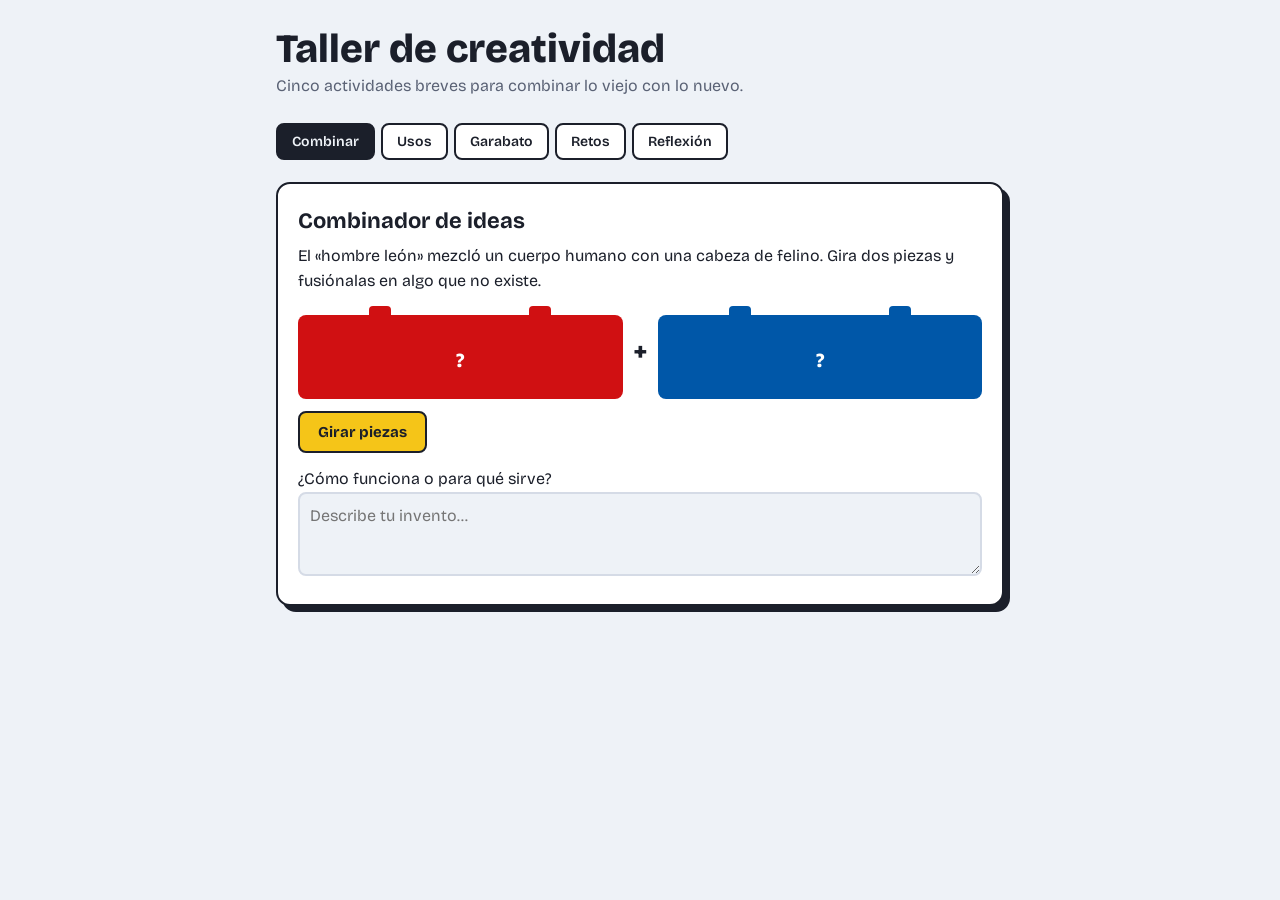
<file: Tercer parcial/Taller de la creatividad.html>
<!DOCTYPE html>
<html lang="es">
<head>
<meta charset="utf-8">
<meta name="viewport" content="width=device-width, initial-scale=1, viewport-fit=cover">
<title>Taller de creatividad</title>
<link rel="stylesheet" href="https://fonts.googleapis.com/css2?family=Bricolage+Grotesque:wght@400;600;800&family=Newsreader:ital,wght@0,400;0,600;1,400&display=swap">
<style>
:root{--bg:#eef2f7;--card:#fff;--ink:#1b1f2a;--mute:#5a6275;--line:#d5dbe6;--red:#d01012;--yel:#f5c518;--blu:#0057a8;--grn:#237841;--on-yel:#1b1f2a;
box-sizing:border-box;padding-top:env(safe-area-inset-top,0px);padding-bottom:env(safe-area-inset-bottom,0px)}
@media (prefers-color-scheme:dark){:root:not([data-theme="light"]){--bg:#12161f;--card:#1b2130;--ink:#eef1f7;--mute:#a3adc2;--line:#2f384d;--red:#ff5a5c;--blu:#5aa7ff;--grn:#4ec27a}}
:root[data-theme="dark"]{--bg:#12161f;--card:#1b2130;--ink:#eef1f7;--mute:#a3adc2;--line:#2f384d;--red:#ff5a5c;--blu:#5aa7ff;--grn:#4ec27a}
*{box-sizing:border-box}
html{scroll-padding-top:env(safe-area-inset-top,0px)}
body{margin:0;background:var(--bg);color:var(--ink);font:16px/1.55 "Bricolage Grotesque",system-ui,sans-serif}
main{max-width:760px;margin:0 auto;padding:20px 16px 48px}
h1{font-size:clamp(28px,6vw,40px);line-height:1.05;margin:8px 0 4px;font-weight:800}
.sub{color:var(--mute);margin:0 0 18px}
nav{display:flex;gap:6px;overflow-x:auto;padding:6px 0 10px;margin-bottom:12px}
nav button{flex:none;border:2px solid var(--ink);background:var(--card);color:var(--ink);font:600 14px "Bricolage Grotesque",sans-serif;padding:8px 14px;border-radius:8px;cursor:pointer}
nav button[aria-selected="true"]{background:var(--ink);color:var(--bg)}
button:focus-visible,textarea:focus-visible,input:focus-visible{outline:3px solid var(--blu);outline-offset:2px}
.panel{background:var(--card);border:2px solid var(--ink);border-radius:14px;padding:20px;box-shadow:6px 6px 0 var(--ink)}
.panel[hidden]{display:none}
h2{margin:0 0 6px;font-size:22px}
p{margin:0 0 12px}
.btn{border:2px solid var(--ink);background:var(--yel);color:var(--on-yel);font:700 15px "Bricolage Grotesque",sans-serif;padding:10px 18px;border-radius:8px;cursor:pointer}
.btn.alt{background:var(--card);color:var(--ink)}
.row{display:flex;gap:10px;flex-wrap:wrap;align-items:center;margin:12px 0}
.brick{flex:1 1 140px;min-height:84px;display:grid;place-items:center;text-align:center;padding:16px 10px 10px;border-radius:8px;font-weight:800;font-size:20px;color:#fff;position:relative;margin-top:10px}
.brick::before,.brick::after{content:"";position:absolute;top:-9px;width:22px;height:10px;background:inherit;border-radius:4px 4px 0 0}
.brick::before{left:22%}.brick::after{right:22%}
.b1{background:var(--red)}.b2{background:var(--blu)}.b3{background:var(--grn)}
.plus{font-size:28px;font-weight:800}
.result{font-size:19px;font-weight:600;margin:14px 0 8px}
textarea,input[type=text]{width:100%;font:inherit;padding:10px;border:2px solid var(--line);border-radius:8px;background:var(--bg);color:var(--ink)}
textarea{min-height:84px;resize:vertical}
.timer{font-size:34px;font-weight:800;font-variant-numeric:tabular-nums}
ul.ideas{padding-left:20px;margin:10px 0}
.count{color:var(--mute);font-size:14px}
canvas{width:100%;height:auto;aspect-ratio:4/3;border:2px solid var(--ink);border-radius:10px;background:#fff;touch-action:none;display:block;cursor:crosshair}
.sw{display:flex;gap:8px}
.sw button{width:30px;height:30px;border-radius:50%;border:2px solid var(--ink);cursor:pointer;padding:0}
.chal{list-style:none;padding:0;margin:0}
.chal li{display:flex;gap:10px;align-items:flex-start;padding:10px 0;border-bottom:1px solid var(--line)}
.chal input{width:20px;height:20px;margin-top:3px;accent-color:var(--grn)}
.chal input:checked+span{text-decoration:line-through;color:var(--mute)}
.reflex{font-family:"Newsreader",Georgia,serif;font-size:18.5px;line-height:1.65}
.reflex h2{font-family:"Bricolage Grotesque",sans-serif}
.reflex blockquote{margin:0 0 12px;padding:4px 0 4px 14px;border-left:5px solid var(--yel)}
.reflex .src{font-family:"Bricolage Grotesque",sans-serif;font-size:14px;color:var(--mute)}
@media (prefers-reduced-motion:no-preference){.brick{transition:transform .15s}.brick.pop{transform:translateY(-4px)}}
</style>
</head>
<body>
<main>
<h1>Taller de creatividad</h1>
<p class="sub">Cinco actividades breves para combinar lo viejo con lo nuevo.</p>
<nav role="tablist" id="tabs"></nav>

<section class="panel" id="p0" role="tabpanel">
<h2>Combinador de ideas</h2>
<p>El «hombre león» mezcló un cuerpo humano con una cabeza de felino. Gira dos piezas y fusiónalas en algo que no existe.</p>
<div class="row">
<div class="brick b1" id="ra">?</div><span class="plus">+</span><div class="brick b2" id="rb">?</div>
</div>
<div class="row"><button class="btn" id="spin">Girar piezas</button></div>
<div class="result" id="mix"></div>
<label for="mixtxt">¿Cómo funciona o para qué sirve?</label>
<textarea id="mixtxt" placeholder="Describe tu invento…"></textarea>
</section>

<section class="panel" id="p1" role="tabpanel" hidden>
<h2>Usos inesperados</h2>
<p>Tienes 60 segundos para escribir tantos usos distintos como puedas para el objeto.</p>
<div class="brick b3" id="obj" style="max-width:260px">Pulsa iniciar</div>
<div class="row"><span class="timer" id="clock" aria-live="off">60</span>
<button class="btn" id="go">Iniciar</button></div>
<div class="row"><input type="text" id="idea" placeholder="Escribe un uso y pulsa Enter" aria-label="Nuevo uso" disabled></div>
<ul class="ideas" id="list"></ul>
<div class="count" id="cnt">0 ideas</div>
</section>

<section class="panel" id="p2" role="tabpanel" hidden>
<h2>Completa el garabato</h2>
<p>Parte de un trazo al azar y conviértelo en otra cosa: un animal, una máquina, una ciudad.</p>
<canvas id="cv" width="640" height="480" aria-label="Lienzo de dibujo"></canvas>
<div class="row">
<div class="sw" id="sw"></div>
<button class="btn" id="newS">Nuevo trazo</button>
<button class="btn alt" id="clr">Borrar mi dibujo</button>
</div>
</section>

<section class="panel" id="p3" role="tabpanel" hidden>
<h2>Rompe el piloto automático</h2>
<p>Marca los retos que cumplas hoy. Cada uno obliga al cerebro a armar algo distinto.</p>
<ul class="chal" id="chal"></ul>
<div class="count" id="ccnt"></div>
</section>

<section class="panel reflex" id="p4" role="tabpanel" hidden>
<h2>Reflexión</h2>
<p class="src">Creatividad, el cerebro humano en la era de la innovación</p>
<p>El libro nos plantea que la creatividad no nace de un único centro mágico en el cerebro ni es un rasgo monolítico o aislado. Sus causas profundas se componen de la compleja interacción entre la biología cerebral y la sociedad o el contexto personal. Lejos de salir de la nada, la creatividad se origina a partir de la capacidad del cerebro para tomar elementos de conocimientos previos y reorganizarlos en configuraciones completamente nuevas.</p>
<p>En este proceso, la corteza prefrontal actúa como un motor generativo —comparado por el autor con un maestro de lego que permite ensamblar piezas de ideas antiguas para formar conceptos inéditos. Asimismo, el cerebro cuenta con dos facilitadores clave: el hemisferio derecho, que está especialmente equipado para procesar la novedad y lidiar con situaciones imprevistas, y los sistemas químicos como la dopamina, encargados de señalar qué información resulta relevante para resolver un problema. Algunos grandes ejemplos son:</p>
<blockquote>Una de las primeras expresiones de esta capacidad mental se observa en la estatuilla prehistórica del «hombre león», que combina un cuerpo humano con la cabeza de un felino, reflejando la aptitud ancestral para imaginar construcciones que no existen en la naturaleza.</blockquote>
<blockquote>En el ámbito artístico, el genio de Pablo Picasso demuestra que la innovación no rechaza lo anterior: su revolucionario cubismo se erigió sobre un dominio exquisito y previo de la pintura realista tradicional.</blockquote>
<p>Comprender que la creatividad no es otro don así sin más, sino es el resultado dinámico de nuestras redes cerebrales trabajando en conjunto con nuestras vivencias. En un mundo actual donde los cambios tecnológicos y sociales avanzan a un ritmo exagerado, entrenar nuestra mente para abandonar el piloto automático y atrevernos a combinar lo viejo con lo nuevo deja de ser un lujo y se convierte en una herramienta esencial de adaptación y progreso humano.</p>
</section>
</main>
<script>
const names=["Combinar","Usos","Garabato","Retos","Reflexión"];
const tabs=document.getElementById("tabs");
names.forEach((n,i)=>{const b=document.createElement("button");b.textContent=n;b.setAttribute("role","tab");b.onclick=()=>show(i);tabs.appendChild(b)});
function show(i){names.forEach((_,k)=>{document.getElementById("p"+k).hidden=k!==i;tabs.children[k].setAttribute("aria-selected",k===i)});window.scrollTo(0,0)}
show(0);
const pick=a=>a[Math.floor(Math.random()*a.length)];

/* 1 Combinador */
const A=["Paraguas","Tortuga","Bicicleta","Biblioteca","Volcán","Reloj","Pulpo","Mercado","Nube","Guitarra","Elevador","Semilla"];
const B=["Telescopio","Cocina","Escalera","Jardín","Robot","Mariposa","Puente","Cuaderno","Faro","Tambor","Mochila","Lámpara"];
const spin=document.getElementById("spin");
spin.onclick=()=>{let n=0;const t=setInterval(()=>{ra.textContent=pick(A);rb.textContent=pick(B);ra.classList.toggle("pop");rb.classList.toggle("pop");
if(++n>9){clearInterval(t);ra.classList.remove("pop");rb.classList.remove("pop");mix.textContent="Tu invento: "+ra.textContent.toLowerCase()+"-"+rb.textContent.toLowerCase()}},70)};

/* 2 Usos */
const objs=["Un clip","Un vaso de plástico","Una caja de cartón","Un calcetín","Una cuchara","Un periódico","Una llanta vieja","Una escalera"];
let left=60,timer=null,ideas=[];
const clock=document.getElementById("clock"),idea=document.getElementById("idea"),list=document.getElementById("list");
document.getElementById("go").onclick=()=>{clearInterval(timer);left=60;ideas=[];list.innerHTML="";cnt.textContent="0 ideas";clock.textContent=left;
obj.textContent=pick(objs);idea.disabled=false;idea.value="";idea.focus();
timer=setInterval(()=>{clock.textContent=--left;if(left<=0){clearInterval(timer);idea.disabled=true;obj.textContent="¡Tiempo!"}},1000)};
idea.addEventListener("keydown",e=>{if(e.key==="Enter"&&idea.value.trim()){const li=document.createElement("li");li.textContent=idea.value.trim();list.appendChild(li);ideas.push(1);idea.value="";cnt.textContent=ideas.length+(ideas.length===1?" idea":" ideas")}});

/* 3 Garabato */
const cv=document.getElementById("cv"),ctx=cv.getContext("2d");
let color="#d01012",drawing=false,last=null;
["#d01012","#0057a8","#237841","#1b1f2a"].forEach(c=>{const b=document.createElement("button");b.style.background=c;b.setAttribute("aria-label","Color "+c);b.onclick=()=>color=c;sw.appendChild(b)});
function starter(){ctx.clearRect(0,0,640,480);ctx.fillStyle="#fff";ctx.fillRect(0,0,640,480);ctx.strokeStyle="#9aa3b5";ctx.lineWidth=5;ctx.lineCap="round";ctx.beginPath();
const r=()=>120+Math.random()*400,s=Math.random();
if(s<.33){ctx.arc(320,240,40+Math.random()*60,0,7)}
else if(s<.66){const x=r(),y=100+Math.random()*200;ctx.moveTo(x,y);ctx.lineTo(x+90,y+120);ctx.lineTo(x-90,y+120);ctx.closePath()}
else{ctx.moveTo(100,240);for(let i=0;i<5;i++)ctx.quadraticCurveTo(160+i*100,i%2?100:380,200+i*100,240)}
ctx.stroke()}
starter();
const pt=e=>{const b=cv.getBoundingClientRect();return[(e.clientX-b.left)*640/b.width,(e.clientY-b.top)*480/b.height]};
cv.addEventListener("pointerdown",e=>{drawing=true;last=pt(e);cv.setPointerCapture(e.pointerId)});
cv.addEventListener("pointermove",e=>{if(!drawing)return;const p=pt(e);ctx.strokeStyle=color;ctx.lineWidth=5;ctx.lineCap="round";ctx.beginPath();ctx.moveTo(...last);ctx.lineTo(...p);ctx.stroke();last=p});
["pointerup","pointercancel"].forEach(v=>cv.addEventListener(v,()=>drawing=false));
document.getElementById("newS").onclick=starter;
document.getElementById("clr").onclick=starter;

/* 4 Retos */
const ch=["Toma otra ruta para ir a un lugar de siempre.","Dibuja un objeto cotidiano sin mirar el papel.","Une dos ideas que no tengan relación y explica por qué funcionan.","Prepara algo de comer con un ingrediente que normalmente no usas.","Escucha un género musical que nunca pones.","Escribe una solución absurda a un problema real.","Usa la mano no dominante para una tarea sencilla."];
const cl=document.getElementById("chal");
ch.forEach(t=>{const li=document.createElement("li");li.innerHTML='<input type="checkbox"><span></span>';li.querySelector("span").textContent=t;cl.appendChild(li)});
const upd=()=>{ccnt.textContent=cl.querySelectorAll("input:checked").length+" de "+ch.length+" retos cumplidos"};
cl.addEventListener("change",upd);upd();
</script>
</body>
</html>
</file>
